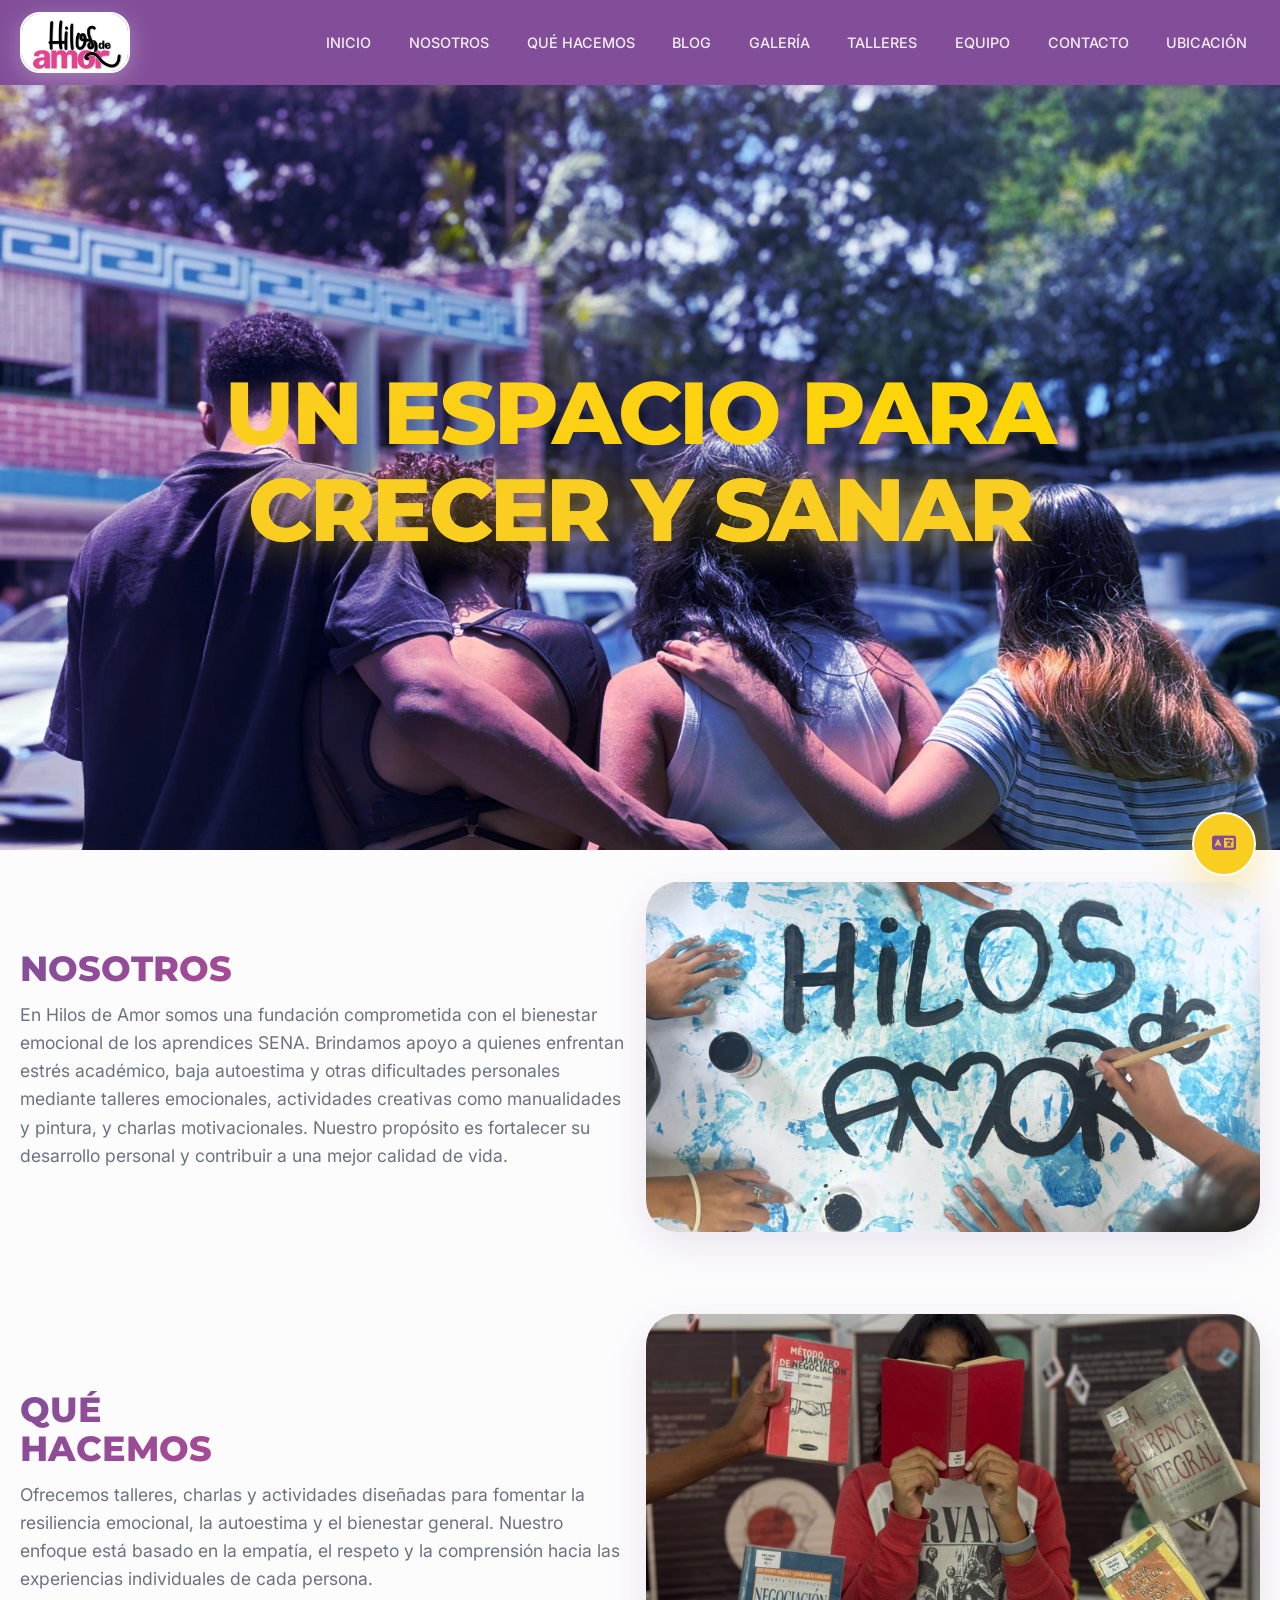
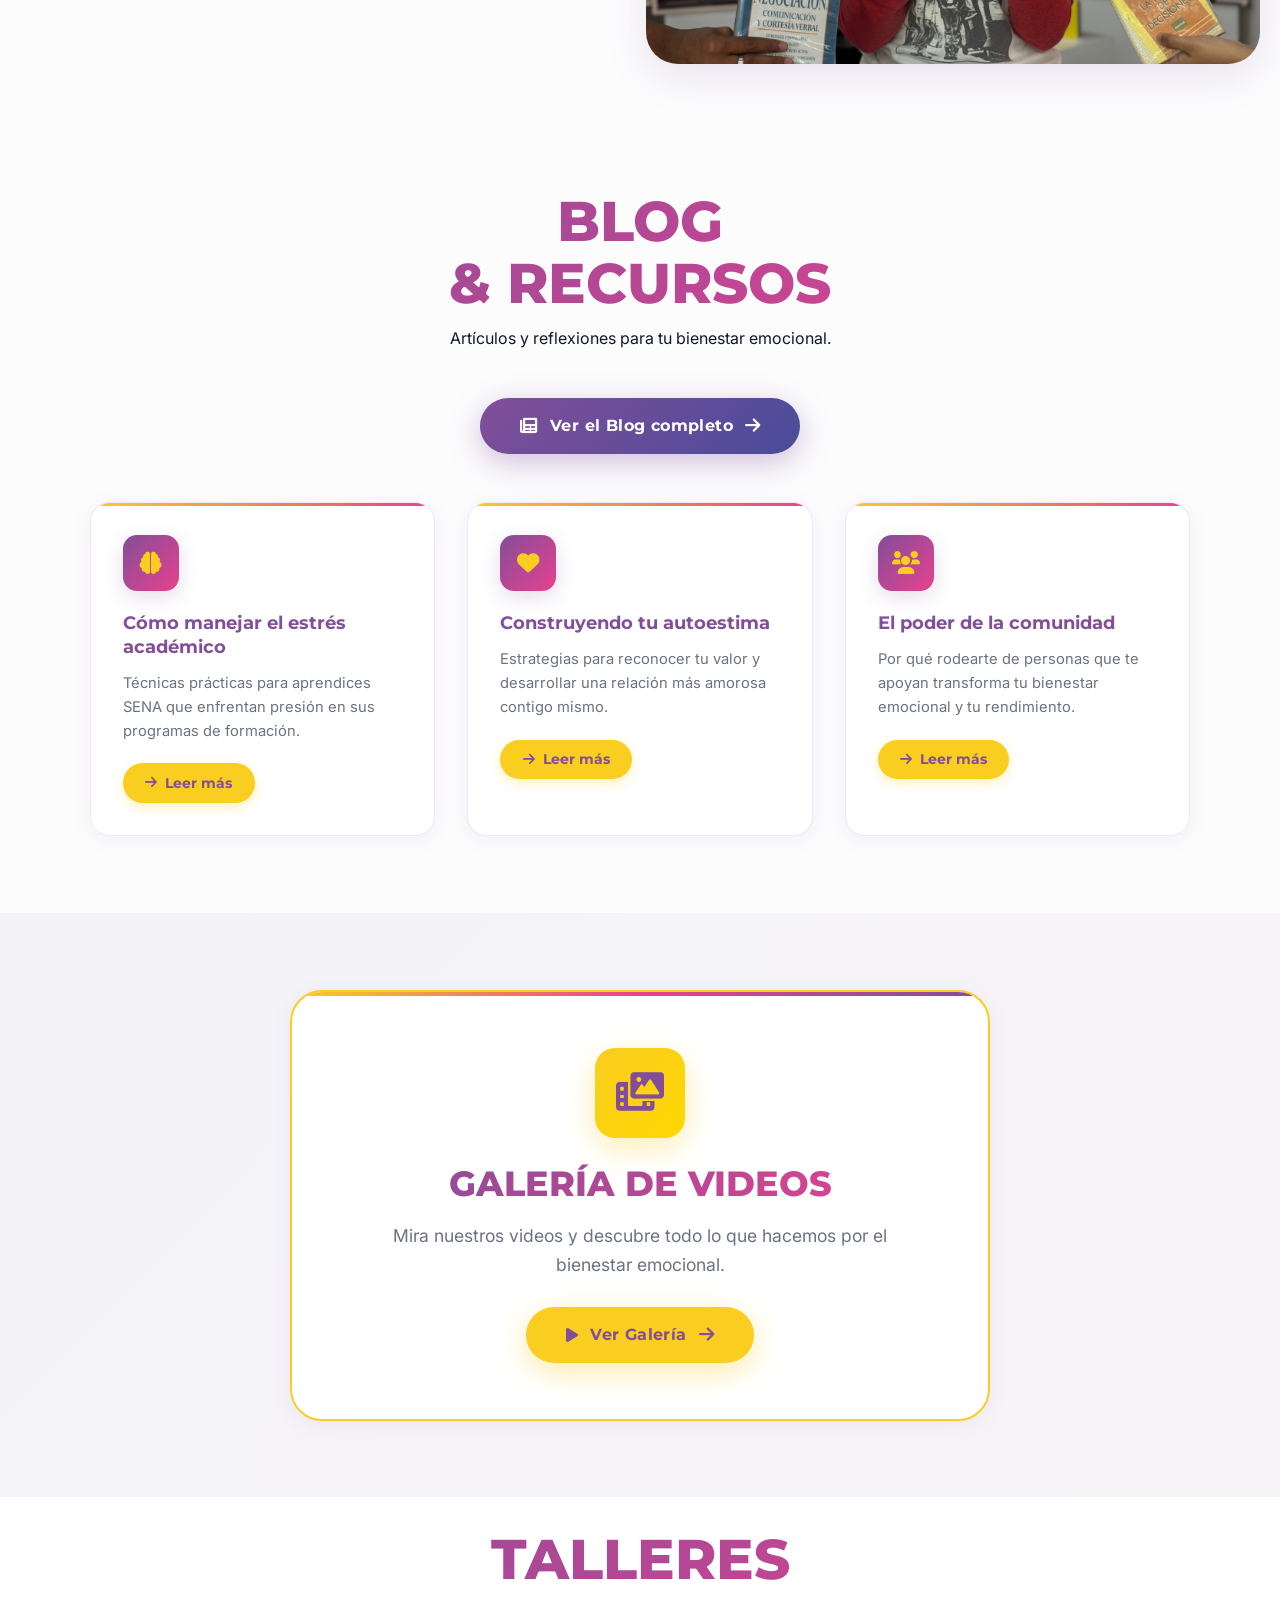
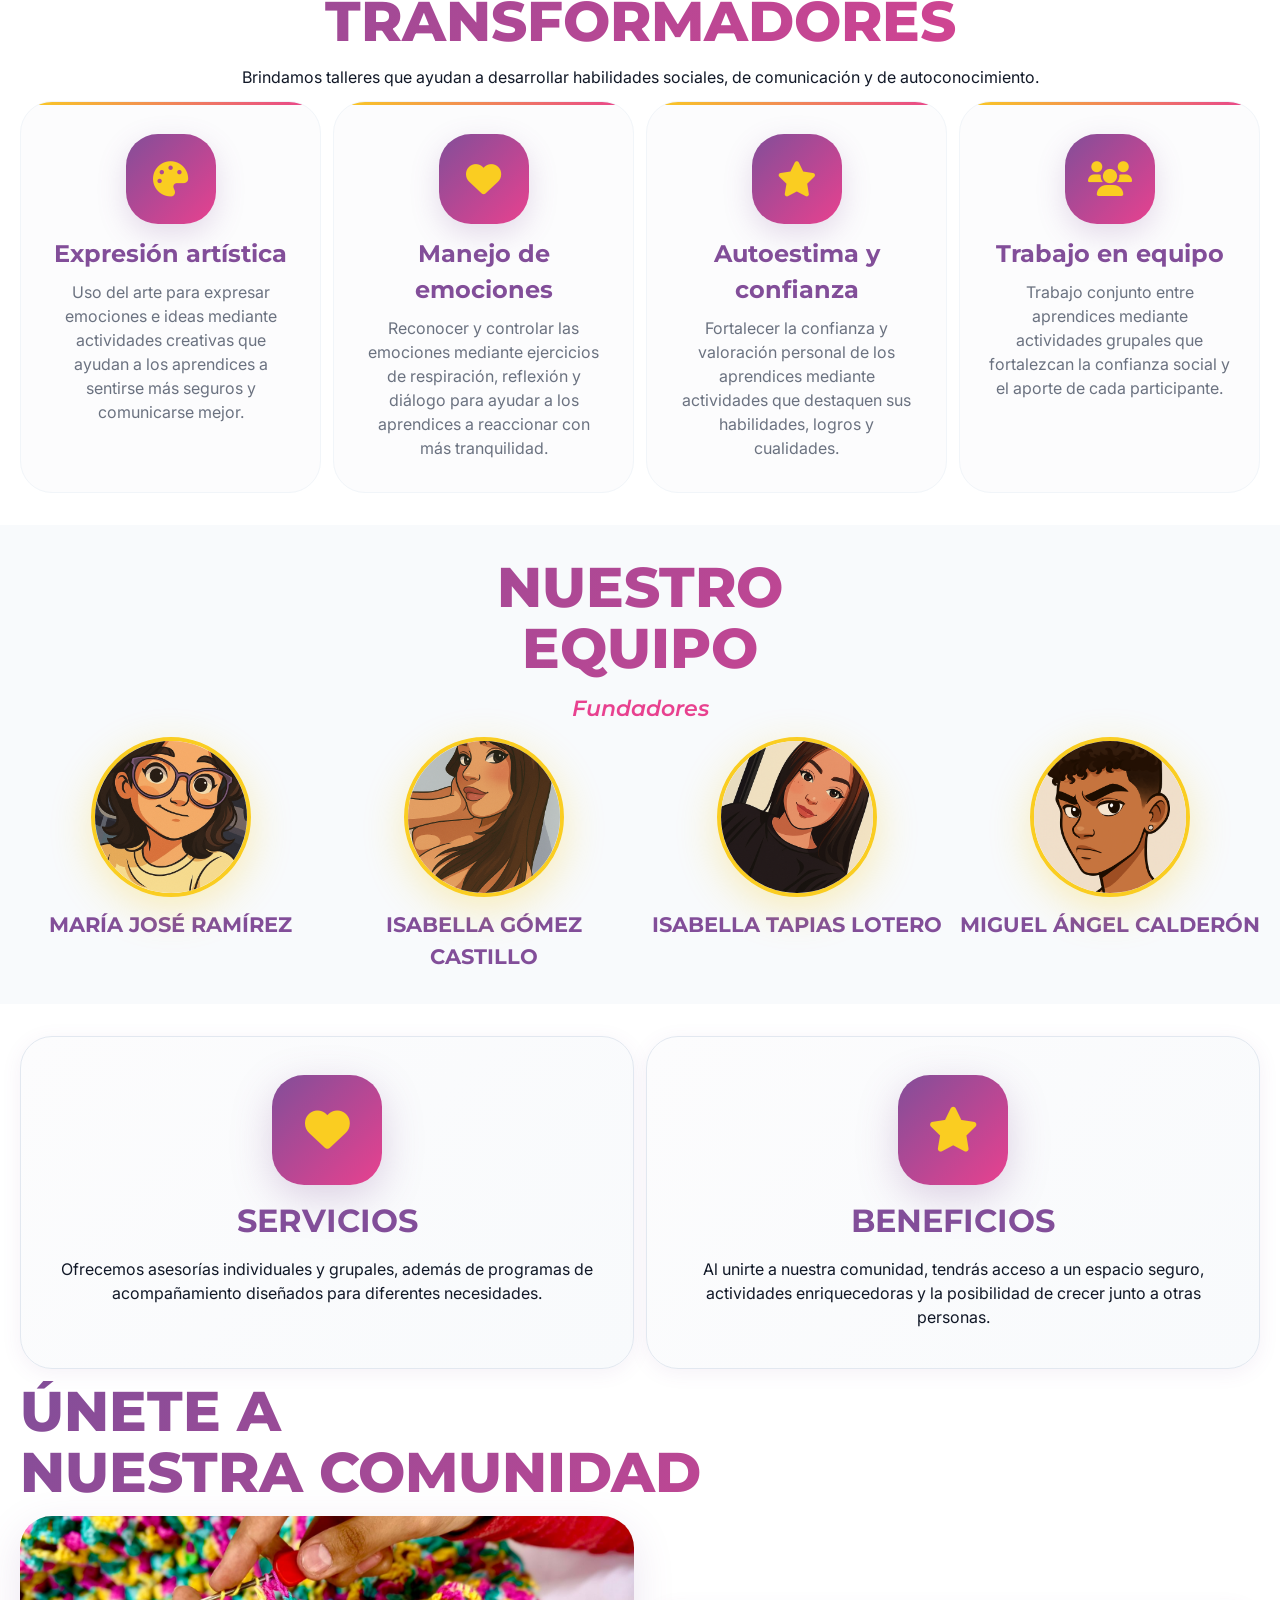
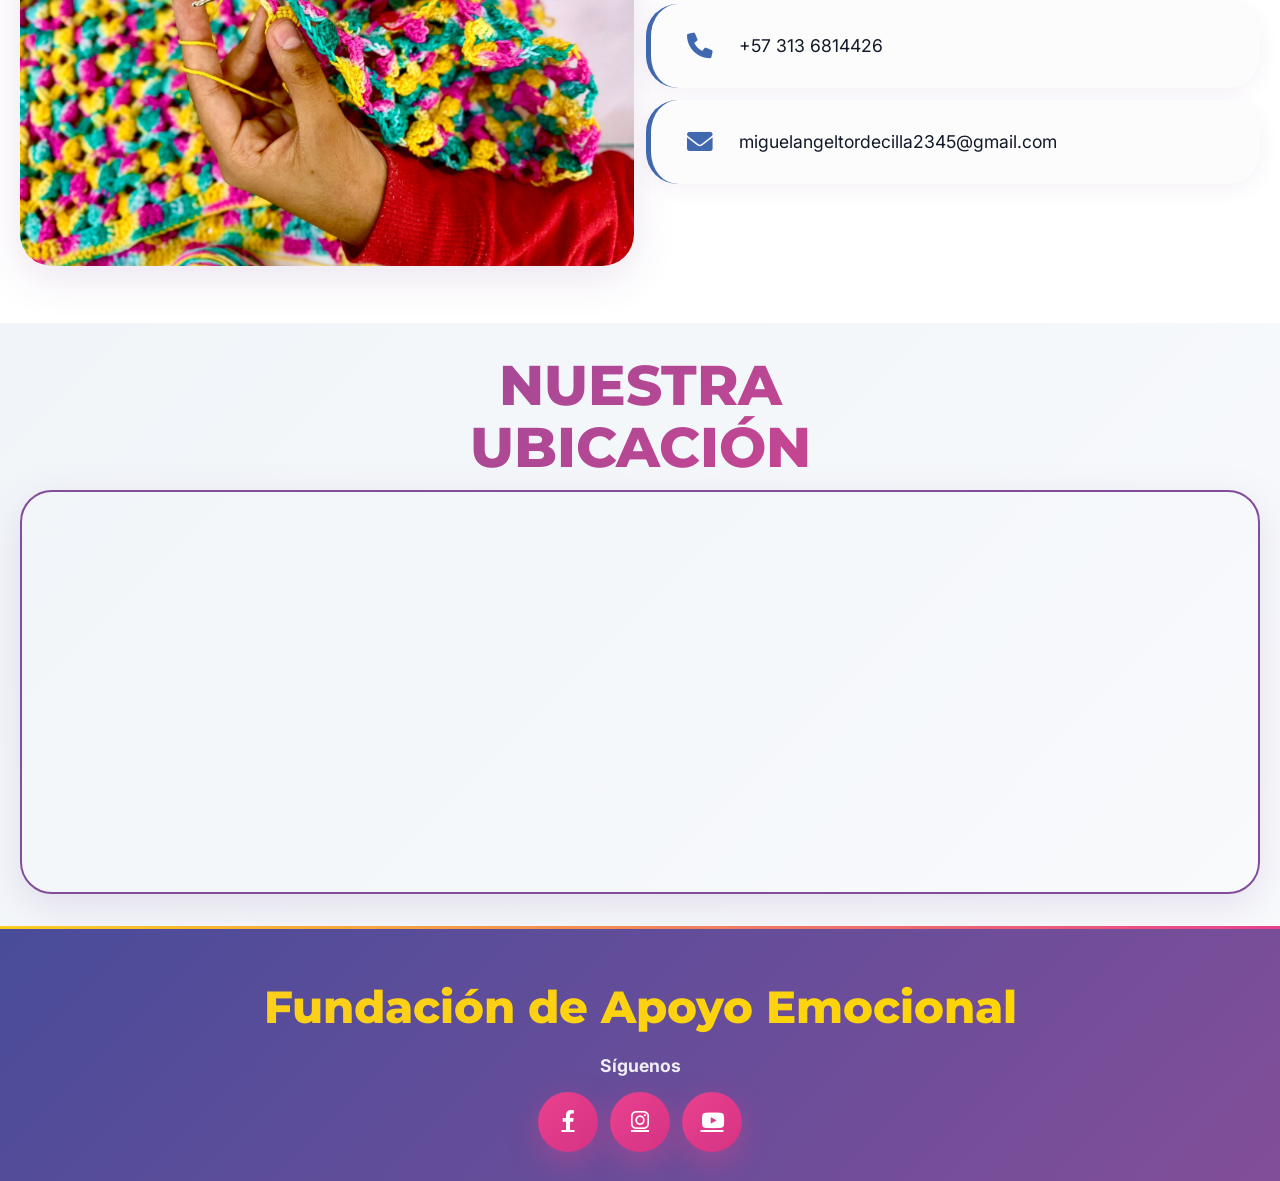
<file: index.html>
<!DOCTYPE html>
<html lang="es">
<head>
    <meta charset="UTF-8">
    <meta name="viewport" content="width=device-width, initial-scale=1.0">
    <title>Fundación Hilos de Amor - Un espacio para crecer y sanar</title>
    <link href="https://fonts.googleapis.com/css2?family=Montserrat:ital,wght@1,400;1,700;1,800&family=Inter:wght@300;400;500;600;700&display=swap" rel="stylesheet">
    <link rel="stylesheet" href="https://cdnjs.cloudflare.com/ajax/libs/font-awesome/6.0.0-beta3/css/all.min.css">
    <link rel="stylesheet" href="CSS/Style.css">
</head>
<body>
    <!-- Botón flotante de traducción -->
    <button class="translate-btn" id="translateBtn" data-lang="Translate to English" onclick="toggleLanguage()">
        <i class="fas fa-language"></i>
    </button>

    <!-- Navigation -->
    <nav class="navbar">
        <div class="nav-container">
            <div class="nav-logo">
                <img src="HilosDeAmorNuevo.jpg" alt="Logo Fundación Hilos de Amor">
            </div>
            <div class="nav-links">
                <a href="#inicio" data-es="INICIO" data-en="HOME">INICIO</a>
                <a href="#mision" data-es="NOSOTROS" data-en="ABOUT US">NOSOTROS</a>
                <a href="#que-hacemos-main" data-es="QUÉ HACEMOS" data-en="WHAT WE DO">QUÉ HACEMOS</a>
                <a href="#blog" data-es="BLOG" data-en="BLOG">BLOG</a>
                <a href="#galeria" data-es="GALERÍA" data-en="GALLERY">GALERÍA</a>
                <a href="#talleres" data-es="TALLERES" data-en="WORKSHOPS">TALLERES</a>
                <a href="#fundadores" data-es="EQUIPO" data-en="TEAM">EQUIPO</a>
                <a href="#contacto" data-es="CONTACTO" data-en="CONTACT">CONTACTO</a>
                <a href="#ubicacion" data-es="UBICACIÓN" data-en="LOCATION">UBICACIÓN</a>
            </div>
            <div class="nav-user" data-es="Hilos de Amor" data-en="Threads of Love">Hilos de Amor</div>
            <button class="menu-toggle" onclick="toggleMenu()">
                <i class="fas fa-bars"></i>
            </button>
        </div>
    </nav>

    <!-- Hero Section -->
    <header id="inicio" class="hero-section">
        <div class="hero-overlay"></div>
        <div class="hero-content">
            <h1 data-es="UN ESPACIO PARA CRECER Y SANAR" data-en="A SPACE TO GROW AND HEAL">
                UN ESPACIO PARA<br><span class="highlight">CRECER Y SANAR</span>
            </h1>

        </div>
    </header>

    <!-- Mission Section -->
    <section class="mission-section" id="mision">
        <div class="content-wrapper">
            <div class="text-content">
                <h2 class="section-title" data-es="NOSOTROS" data-en="ABOUT US">NOSOTROS</h2>
                <p data-es="En Hilos de Amor somos una fundación comprometida con el bienestar emocional de los aprendices SENA. Brindamos apoyo a quienes enfrentan estrés académico, baja autoestima y otras dificultades personales mediante talleres emocionales, actividades creativas como manualidades y pintura, y charlas motivacionales. Nuestro propósito es fortalecer su desarrollo personal y contribuir a una mejor calidad de vida." data-en="At Hilos de Amor we are a foundation committed to the emotional well-being of SENA students. We provide support to those facing academic stress, low self-esteem, and other personal difficulties through emotional workshops, creative activities such as crafts and painting, and motivational talks. Our purpose is to strengthen their personal development and contribute to a better quality of life.">En Hilos de Amor somos una fundación comprometida con el bienestar emocional de los aprendices SENA. Brindamos apoyo a quienes enfrentan estrés académico, baja autoestima y otras dificultades personales mediante talleres emocionales, actividades creativas como manualidades y pintura, y charlas motivacionales. Nuestro propósito es fortalecer su desarrollo personal y contribuir a una mejor calidad de vida.</p>
            </div>
            <div class="image-content">
                <img src="nueva17.jpg" alt="Manos unidas representando unidad y apoyo">
            </div>
        </div>
    </section>

    <!-- Qué Hacemos Section -->
    <section class="mission-section" id="que-hacemos-main">
        <div class="content-wrapper">
            <div class="text-content">
                <h2 class="section-title" data-es="QUÉ HACEMOS" data-en="WHAT WE DO">QUÉ<br>HACEMOS</h2>
                <p data-es="Ofrecemos talleres, charlas y actividades diseñadas para fomentar la resiliencia emocional, la autoestima y el bienestar general. Nuestro enfoque está basado en la empatía, el respeto y la comprensión hacia las experiencias individuales de cada persona." data-en="We offer workshops, talks, and activities designed to foster emotional resilience, self-esteem, and overall well-being. Our approach is based on empathy, respect, and understanding of each person's individual experiences.">Ofrecemos talleres, charlas y actividades diseñadas para fomentar la resiliencia emocional, la autoestima y el bienestar general. Nuestro enfoque está basado en la empatía, el respeto y la comprensión hacia las experiencias individuales de cada persona.</p>
            </div>
            <div class="image-content">
                <img src="nueva10.jpg" alt="Actividades grupales de apoyo emocional">
            </div>
        </div>
    </section>

    <section class="blog-section" id="blog">
        <div class="section-header">
            <h2 class="section-title" data-es="BLOG & RECURSOS" data-en="BLOG & RESOURCES">BLOG<br>&amp; RECURSOS</h2>
            <p data-es="Artículos y reflexiones para tu bienestar emocional." data-en="Articles and reflections for your emotional well-being.">Artículos y reflexiones para tu bienestar emocional.</p>
        </div>

        <div class="blog-cta-wrapper">
            <a href="blog.html" class="blog-cta-btn">
                <i class="fas fa-newspaper"></i>
                <span data-es="Ver el Blog completo" data-en="View the full Blog">Ver el Blog completo</span>
                <i class="fas fa-arrow-right"></i>
            </a>
        </div>

        <div class="blog-cards-grid">
            <!-- Card 1 -->
            <article class="blog-preview-card" onclick="openBlog(0)">
                <div class="bcard-icon"><i class="fas fa-brain"></i></div>
                <h3 data-es="Cómo manejar el estrés académico" data-en="How to manage academic stress">Cómo manejar el estrés académico</h3>
                <p data-es="Técnicas prácticas para aprendices SENA que enfrentan presión en sus programas de formación." data-en="Practical techniques for SENA students facing pressure in their training programs.">Técnicas prácticas para aprendices SENA que enfrentan presión en sus programas de formación.</p>
                <span class="bcard-btn">
                    <i class="fas fa-arrow-right"></i>
                    <span data-es="Leer más" data-en="Read more">Leer más</span>
                </span>
            </article>

            <!-- Card 2 -->
            <article class="blog-preview-card" onclick="openBlog(1)">
                <div class="bcard-icon"><i class="fas fa-heart"></i></div>
                <h3 data-es="Construyendo tu autoestima" data-en="Building your self-esteem">Construyendo tu autoestima</h3>
                <p data-es="Estrategias para reconocer tu valor y desarrollar una relación más amorosa contigo mismo." data-en="Strategies to recognize your worth and develop a more loving relationship with yourself.">Estrategias para reconocer tu valor y desarrollar una relación más amorosa contigo mismo.</p>
                <span class="bcard-btn">
                    <i class="fas fa-arrow-right"></i>
                    <span data-es="Leer más" data-en="Read more">Leer más</span>
                </span>
            </article>

            <!-- Card 3 -->
            <article class="blog-preview-card" onclick="openBlog(2)">
                <div class="bcard-icon"><i class="fas fa-users"></i></div>
                <h3 data-es="El poder de la comunidad" data-en="The power of community">El poder de la comunidad</h3>
                <p data-es="Por qué rodearte de personas que te apoyan transforma tu bienestar emocional y tu rendimiento." data-en="Why surrounding yourself with supportive people transforms your emotional well-being and performance.">Por qué rodearte de personas que te apoyan transforma tu bienestar emocional y tu rendimiento.</p>
                <span class="bcard-btn">
                    <i class="fas fa-arrow-right"></i>
                    <span data-es="Leer más" data-en="Read more">Leer más</span>
                </span>
            </article>
        </div>



        <!-- Modal Blog -->
        <div class="blog-modal-overlay" id="blogModal" onclick="closeBlogModal(event)">
            <div class="blog-modal-box">
                <button class="blog-modal-close" onclick="closeBlogModal()">
                    <i class="fas fa-times"></i>
                </button>
                <div class="blog-modal-header">
                    <div class="blog-modal-icon" id="blogModalIcon">
                        <i class="fas fa-brain"></i>
                    </div>
                    <h2 class="blog-modal-title" id="blogModalTitle">Título</h2>
                </div>
                <div class="blog-modal-body" id="blogModalBody"></div>
            </div>
        </div>
    </section>

    <!-- Gallery CTA -->
    <section class="gallery-cta-section" id="galeria">
        <div class="gallery-cta-wrapper">
            <div class="gallery-cta-content">
                <span class="gallery-cta-icon"><i class="fas fa-photo-video"></i></span>
                <h2 data-es="GALERÍA DE VIDEOS" data-en="VIDEO GALLERY">GALERÍA DE VIDEOS</h2>
                <p data-es="Mira nuestros videos y descubre todo lo que hacemos por el bienestar emocional." data-en="Watch our videos and discover everything we do for emotional well-being.">Mira nuestros videos y descubre todo lo que hacemos por el bienestar emocional.</p>
                <a href="video.html" class="gallery-cta-btn">
                    <i class="fas fa-play"></i>
                    <span data-es="Ver Galería" data-en="View Gallery">Ver Galería</span>
                    <i class="fas fa-arrow-right"></i>
                </a>
            </div>
        </div>
    </section>

    <!-- Talleres -->
    <section class="talleres-section" id="talleres">
        <div class="section-header">
            <h2 class="section-title" data-es="TALLERES TRANSFORMADORES" data-en="TRANSFORMATIVE WORKSHOPS">TALLERES<br>TRANSFORMADORES</h2>
            <p data-es="Brindamos talleres que ayudan a desarrollar habilidades sociales, de comunicación y de autoconocimiento." data-en="We offer workshops that help develop social, communication, and self-awareness skills.">Brindamos talleres que ayudan a desarrollar habilidades sociales, de comunicación y de autoconocimiento.</p>
        </div>
        <div class="workshops-grid">
            <div class="workshop-card">
                <div class="workshop-icon">
                    <i class="fas fa-palette"></i>
                </div>
                <h3 data-es="Expresión artística" data-en="Artistic expression">Expresión artística</h3>
                <p data-es="Uso del arte para expresar emociones e ideas mediante actividades creativas que ayudan a los aprendices a sentirse más seguros y comunicarse mejor." data-en="Use of art to express emotions and ideas through creative activities that help learners build confidence and communicate better.">Uso del arte para expresar emociones e ideas mediante actividades creativas que ayudan a los aprendices a sentirse más seguros y comunicarse mejor.</p>
            </div>
            <div class="workshop-card">
                <div class="workshop-icon">
                    <i class="fas fa-heart"></i>
                </div>
                <h3 data-es="Manejo de emociones" data-en="Emotion management">Manejo de emociones</h3>
                <p data-es="Reconocer y controlar las emociones mediante ejercicios de respiración, reflexión y diálogo para ayudar a los aprendices a reaccionar con más tranquilidad." data-en="Recognizing and managing emotions through breathing, reflection, and dialogue exercises to help learners respond more calmly.">Reconocer y controlar las emociones mediante ejercicios de respiración, reflexión y diálogo para ayudar a los aprendices a reaccionar con más tranquilidad.</p>
            </div>
            <div class="workshop-card">
                <div class="workshop-icon">
                    <i class="fas fa-star"></i>
                </div>
                <h3 data-es="Autoestima y confianza" data-en="Self-esteem and confidence">Autoestima y confianza</h3>
                <p data-es="Fortalecer la confianza y valoración personal de los aprendices mediante actividades que destaquen sus habilidades, logros y cualidades." data-en="Strengthening learners' confidence and self-worth through activities that highlight their skills, achievements, and qualities.">Fortalecer la confianza y valoración personal de los aprendices mediante actividades que destaquen sus habilidades, logros y cualidades.</p>
            </div>
            <div class="workshop-card">
                <div class="workshop-icon">
                    <i class="fas fa-users"></i>
                </div>
                <h3 data-es="Trabajo en equipo" data-en="Teamwork">Trabajo en equipo</h3>
                <p data-es="Trabajo conjunto entre aprendices mediante actividades grupales que fortalezcan la confianza social y el aporte de cada participante." data-en="Teamwork among learners through group activities that strengthen social confidence and encourage participation from everyone.">Trabajo conjunto entre aprendices mediante actividades grupales que fortalezcan la confianza social y el aporte de cada participante.</p>
            </div>
        </div>
    </section>

    <!-- Founders -->
    <section class="founders-section" id="fundadores">
        <div class="section-header">
            <h2 class="section-title" data-es="NUESTRO EQUIPO" data-en="OUR TEAM">NUESTRO<br>EQUIPO</h2>
            <p class="section-subtitle" data-es="Fundadores" data-en="Founders">Fundadores</p>
        </div>
        <div class="founders-grid">
            <div class="founder-card">
                <div class="founder-image">
                    <img src="maria foto.png" alt="María José Ramírez">
                    <div class="founder-overlay">
                        <a href="infografia1.html" class="btn-primary">
                            <i class="fas fa-file-alt"></i> Ver Documento
                        </a>
                    </div>
                </div>
                <h3>MARÍA JOSÉ RAMÍREZ</h3>
            </div>
            <div class="founder-card">
                <div class="founder-image">
                    <img src="isa foto.png" alt="Isabella Gómez Castillo">
                    <div class="founder-overlay">
                        <a href="infografia2.html" class="btn-primary">
                            <i class="fas fa-file-alt"></i> Ver Documento
                        </a>
                    </div>
                </div>
                <h3>ISABELLA GÓMEZ CASTILLO</h3>
            </div>
            <div class="founder-card">
                <div class="founder-image">
                    <img src="tapias foto.png" alt="Isabella Tapias Lotero">
                    <div class="founder-overlay">
                        <a href="infografia3.html" class="btn-primary">
                            <i class="fas fa-file-alt"></i> Ver Documento
                        </a>
                    </div>
                </div>
                <h3>ISABELLA TAPIAS LOTERO</h3>
            </div>
            <div class="founder-card">
                <div class="founder-image">
                    <img src="migue foto.png" alt="Miguel Ángel Calderón">
                    <div class="founder-overlay">
                        <a href="infografia4.html" class="btn-primary">
                            <i class="fas fa-file-alt"></i> Ver Documento
                        </a>
                    </div>
                </div>
                <h3>MIGUEL ÁNGEL CALDERÓN</h3>
            </div>
        </div>
    </section>

    <!-- Services & Contact -->
    <section class="services-contact-section" id="contacto">
        <div class="services-grid">
            <div class="service-card large">
                <div class="service-icon">
                    <i class="fas fa-heart"></i>
                </div>
                <h3 data-es="SERVICIOS" data-en="SERVICES">SERVICIOS</h3>
                <p data-es="Ofrecemos asesorías individuales y grupales, además de programas de acompañamiento diseñados para diferentes necesidades." data-en="We offer individual and group counseling, as well as support programs tailored to different needs.">Ofrecemos asesorías individuales y grupales, además de programas de acompañamiento diseñados para diferentes necesidades.</p>
            </div>
            <div class="service-card large">
                <div class="service-icon">
                    <i class="fas fa-star"></i>
                </div>
                <h3 data-es="BENEFICIOS" data-en="BENEFITS">BENEFICIOS</h3>
                <p data-es="Al unirte a nuestra comunidad, tendrás acceso a un espacio seguro, actividades enriquecedoras y la posibilidad de crecer junto a otras personas." data-en="By joining our community, you'll have access to a safe space, enriching activities, and the opportunity to grow alongside others.">Al unirte a nuestra comunidad, tendrás acceso a un espacio seguro, actividades enriquecedoras y la posibilidad de crecer junto a otras personas.</p>
            </div>
        </div>
        <div class="contact-section">
            <h2 class="section-title" data-es="ÚNETE A NUESTRA COMUNIDAD" data-en="JOIN OUR COMMUNITY">ÚNETE A<br>NUESTRA COMUNIDAD</h2>
            <div class="contact-content">
                <div class="contact-image">
                    <img src="nueva22.jpg" alt="Únete a nuestra comunidad">
                </div>
                <div class="contact-details">
                    <div class="contact-item">
                        <i class="fas fa-phone"></i>
                        <span data-es="Teléfono: +57 313 6814426" data-en="Phone: +57 313 6814426">+57 313 6814426</span>
                    </div>
                    <div class="contact-item">
                        <i class="fas fa-envelope"></i>
                        <span data-es="Correo: miguelangeltordecilla2345@gmail.com" data-en="Email: miguelangeltordecilla2345@gmail.com">miguelangeltordecilla2345@gmail.com</span>
                    </div>
                </div>
            </div>
        </div>
    </section>

    <!-- Map Section -->
    <section class="map-section" id="ubicacion">
        <div class="section-header">
            <h2 class="section-title" data-es="NUESTRA UBICACIÓN" data-en="OUR LOCATION">NUESTRA<br>UBICACIÓN</h2>
        </div>
        <div class="map-container">
            <iframe
                src="https://www.google.com/maps/embed?pb=!1m18!1m12!1m3!1d3965.707977660413!2d-75.5685611!3d6.302048000000001!2m3!1f0!2f0!3f0!3m2!1i1024!2i768!4f13.1!3m3!1m2!1s0x8e442f25d6670d4d%3A0x8043999e5e767b96!2sSENA%20-%20Centro%20de%20Tecnolog%C3%ADa%20de%20la%20Manufactura%20Avanzada!5e0!3m2!1ses-419!2sco!4v1764053743384!5m2!1ses-419!2sco"
                width="100%"
                height="500"
                style="border:0;"
                allowfullscreen=""
                loading="lazy"
                referrerpolicy="no-referrer-when-downgrade">
            </iframe>
        </div>
    </section>

    <!-- Footer -->
    <footer class="main-footer">
        <div class="footer-content">
            <div class="footer-slogan" data-es="Fundación de Apoyo Emocional" data-en="Emotional Support Foundation">
                Fundación de Apoyo Emocional
            </div>
            <div class="footer-bottom">
                <div class="footer-social">
                    <strong data-es="Síguenos" data-en="Follow us">Síguenos</strong>
                    <div class="social-links">
                        <a href="https://www.facebook.com/profile.php?id=61590814641472" aria-label="Facebook" class="social-link">
                            <i class="fab fa-facebook-f"></i>
                        </a>
                        <a href="https://www.instagram.com/hilos.deamoroficial/" aria-label="Instagram" class="social-link">
                            <i class="fab fa-instagram"></i>
                        </a>
                        <a href="https://youtube.com/@somoshilosdeamor?si=mtOCqDQ96dXyVcnl" aria-label="YouTube" class="social-link">
                            <i class="fab fa-youtube"></i>
                        </a>
                    </div>
                </div>
            </div>
        </div>
    </footer>

    <script>
        let currentLang = 'es';
        let menuOpen = false;

        /* ── TRADUCCIÓN ── */
        function toggleLanguage() {
            const btn = document.getElementById('translateBtn');
            if (currentLang === 'es') {
                currentLang = 'en';
                btn.setAttribute('data-lang', 'Traducir a Español');
                translatePage('en');
                document.documentElement.lang = 'en';
            } else {
                currentLang = 'es';
                btn.setAttribute('data-lang', 'Translate to English');
                translatePage('es');
                document.documentElement.lang = 'es';
            }
        }

        function translatePage(lang) {
            document.querySelectorAll('[data-es][data-en]').forEach(el => {
                const text = el.getAttribute('data-' + lang);
                if (text) el.textContent = text;
            });
        }

        /* ── MENÚ MÓVIL ── */
        function toggleMenu() {
            const navLinks = document.querySelector('.nav-links');
            menuOpen = !menuOpen;
            navLinks.classList.toggle('active');
            document.querySelector('.menu-toggle i').className = menuOpen ? 'fas fa-times' : 'fas fa-bars';
        }

        /* ── SMOOTH SCROLL ── */
        document.querySelectorAll('a[href^="#"]').forEach(anchor => {
            anchor.addEventListener('click', function (e) {
                e.preventDefault();
                const target = document.querySelector(this.getAttribute('href'));
                if (target) target.scrollIntoView({ behavior: 'smooth', block: 'start' });
                if (menuOpen) toggleMenu();
            });
        });

        /* ── INTERSECTION OBSERVER ── */
        const heroStats = document.querySelector('.hero-stats');
        if (heroStats) {
            const observer = new IntersectionObserver((entries) => {
                entries.forEach(entry => {
                    if (entry.isIntersecting) entry.target.classList.add('animate');
                });
            });
            observer.observe(heroStats);
        }

        /* ── BLOG DATA ── */
        const blogData = [
            {
                icon: 'fa-brain',
                title: {
                    es: 'Cómo manejar el estrés académico',
                    en: 'How to manage academic stress'
                },
                body: {
                    es: '<p>El estrés académico es una de las principales causas de abandono escolar. <strong>Identificarlo a tiempo es clave.</strong></p><p>Técnicas como la respiración diafragmática, la organización por bloques de tiempo (técnica Pomodoro) y el autocuidado diario pueden reducir significativamente los niveles de ansiedad.</p><p>En Hilos de Amor trabajamos estas habilidades en nuestros talleres de manejo emocional, creando un espacio seguro donde cada aprendiz puede expresarse libremente.</p>',
                    en: '<p>Academic stress is one of the main causes of school dropout. <strong>Identifying it in time is key.</strong></p><p>Techniques like diaphragmatic breathing, time-block organization (Pomodoro technique), and daily self-care can significantly reduce anxiety levels.</p><p>At Hilos de Amor we work on these skills in our emotional management workshops, creating a safe space where every learner can express themselves freely.</p>'
                }
            },
            {
                icon: 'fa-heart',
                title: {
                    es: 'Construyendo tu autoestima',
                    en: 'Building your self-esteem'
                },
                body: {
                    es: '<p>La autoestima no es algo con lo que se nace: <strong>se construye día a día</strong>, con pequeños actos de reconocimiento propio.</p><p>Aprender a identificar tus fortalezas, celebrar tus logros —por pequeños que sean— y hablarte con compasión son hábitos que transforman tu relación contigo mismo.</p><p>Nuestros talleres de autoestima están diseñados para guiarte en ese proceso de manera práctica y acompañada.</p>',
                    en: '<p>Self-esteem is not something you are born with: <strong>it is built day by day</strong>, with small acts of self-recognition.</p><p>Learning to identify your strengths, celebrate your achievements —however small— and speak to yourself with compassion are habits that transform your relationship with yourself.</p><p>Our self-esteem workshops are designed to guide you through that process in a practical, supportive way.</p>'
                }
            },
            {
                icon: 'fa-users',
                title: {
                    es: 'El poder de la comunidad',
                    en: 'The power of community'
                },
                body: {
                    es: '<p>Los seres humanos somos seres sociales. <strong>Pertenecer a una comunidad de apoyo</strong> tiene efectos medibles en la salud mental: reduce el estrés, aumenta la motivación y mejora el rendimiento académico.</p><p>En Hilos de Amor creemos que nadie debe enfrentar sus dificultades solo. Por eso creamos espacios donde los aprendices SENA se encuentran, se escuchan y se apoyan mutuamente.</p><p>Unirte a nuestra comunidad es el primer paso hacia una versión más fuerte de ti mismo.</p>',
                    en: '<p>Human beings are social beings. <strong>Belonging to a supportive community</strong> has measurable effects on mental health: it reduces stress, increases motivation, and improves academic performance.</p><p>At Hilos de Amor we believe no one should face their difficulties alone. That is why we create spaces where SENA students meet, listen to each other, and support one another.</p><p>Joining our community is the first step toward a stronger version of yourself.</p>'
                }
            }
        ];

        /* ── ABRIR MODAL BLOG ── */
        function openBlog(index) {
            const data = blogData[index];
            const lang = currentLang;
            document.getElementById('blogModalIcon').innerHTML = '<i class="fas ' + data.icon + '"></i>';
            document.getElementById('blogModalTitle').textContent = data.title[lang];
            document.getElementById('blogModalBody').innerHTML = data.body[lang];
            document.getElementById('blogModal').classList.add('open');
            document.body.style.overflow = 'hidden';
        }

        /* ── CERRAR MODAL BLOG ── */
        function closeBlogModal(e) {
            if (!e
                || e.target === document.getElementById('blogModal')
                || e.currentTarget.classList.contains('blog-modal-close')) {
                document.getElementById('blogModal').classList.remove('open');
                document.body.style.overflow = '';
            }
        }

        /* Cerrar modal con tecla Escape */
        document.addEventListener('keydown', function(e) {
            if (e.key === 'Escape') closeBlogModal();
        });
    </script>
</body>
</html>
</file>
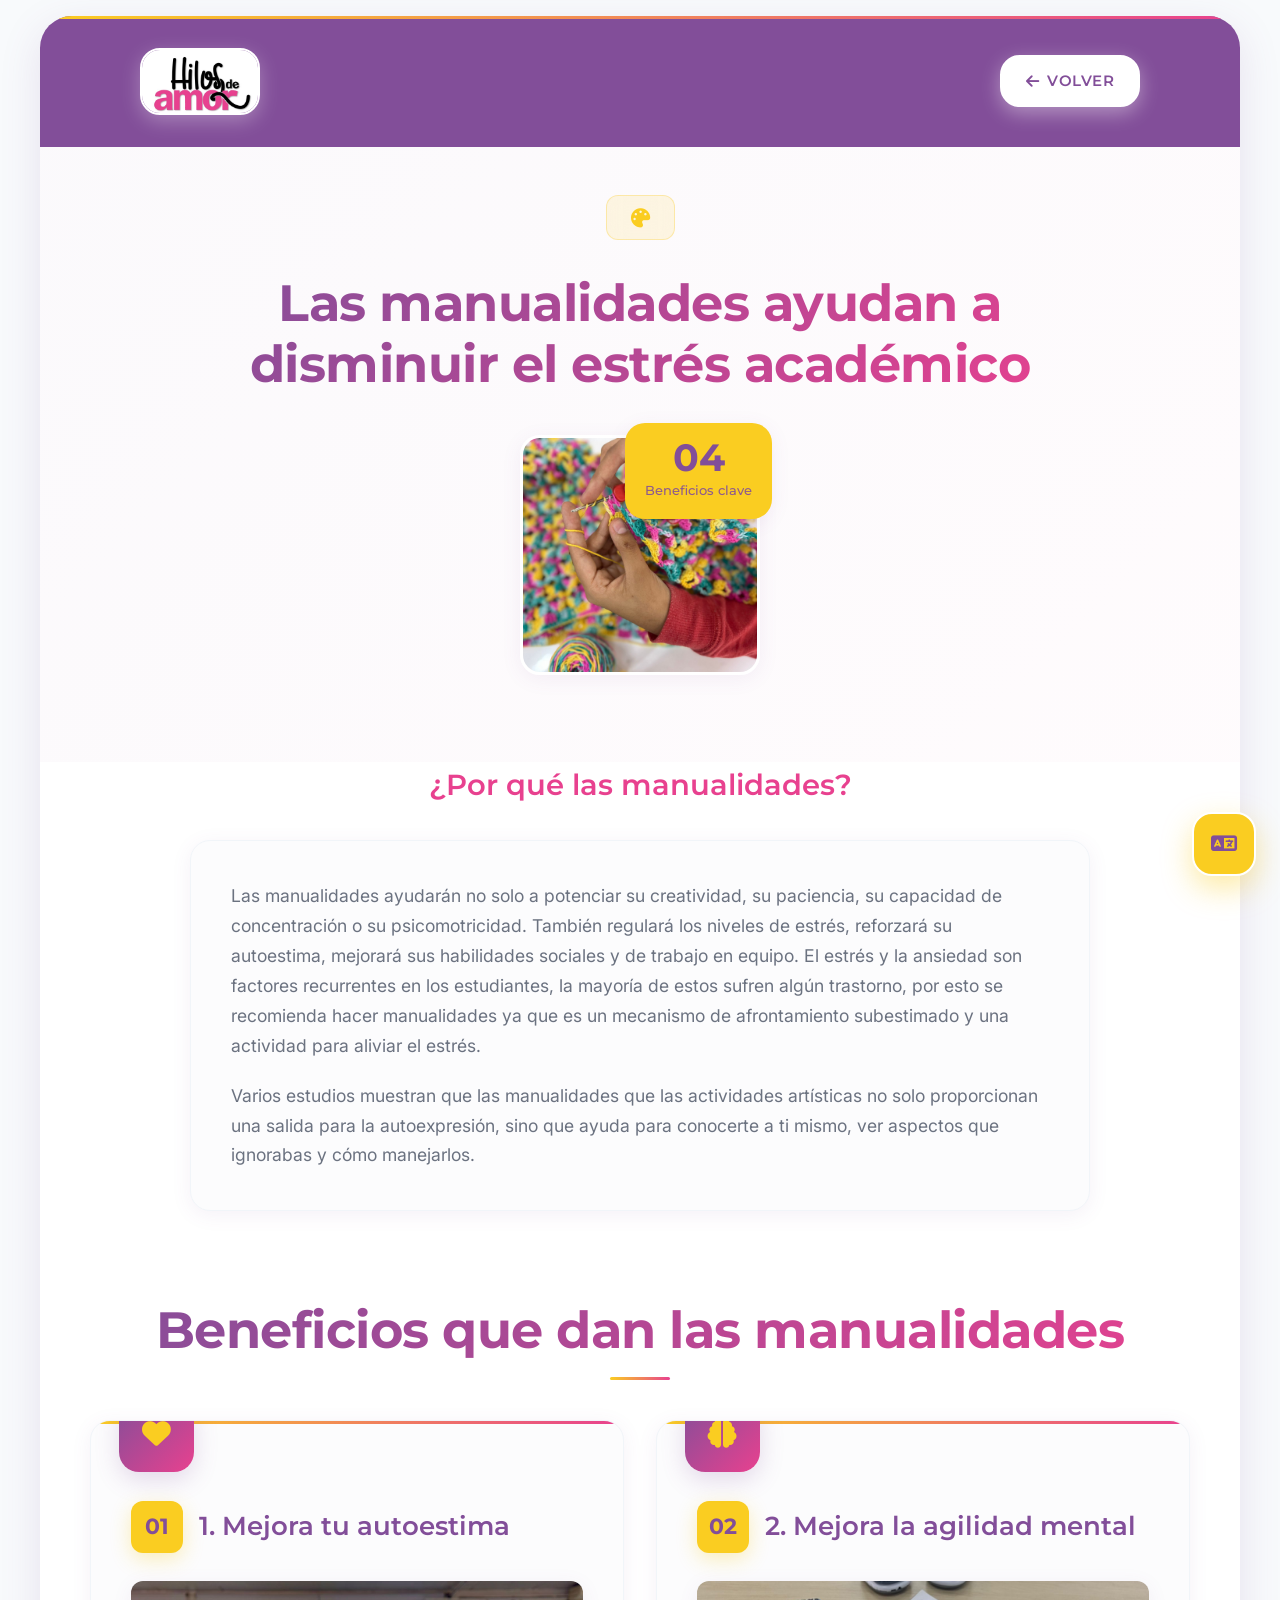
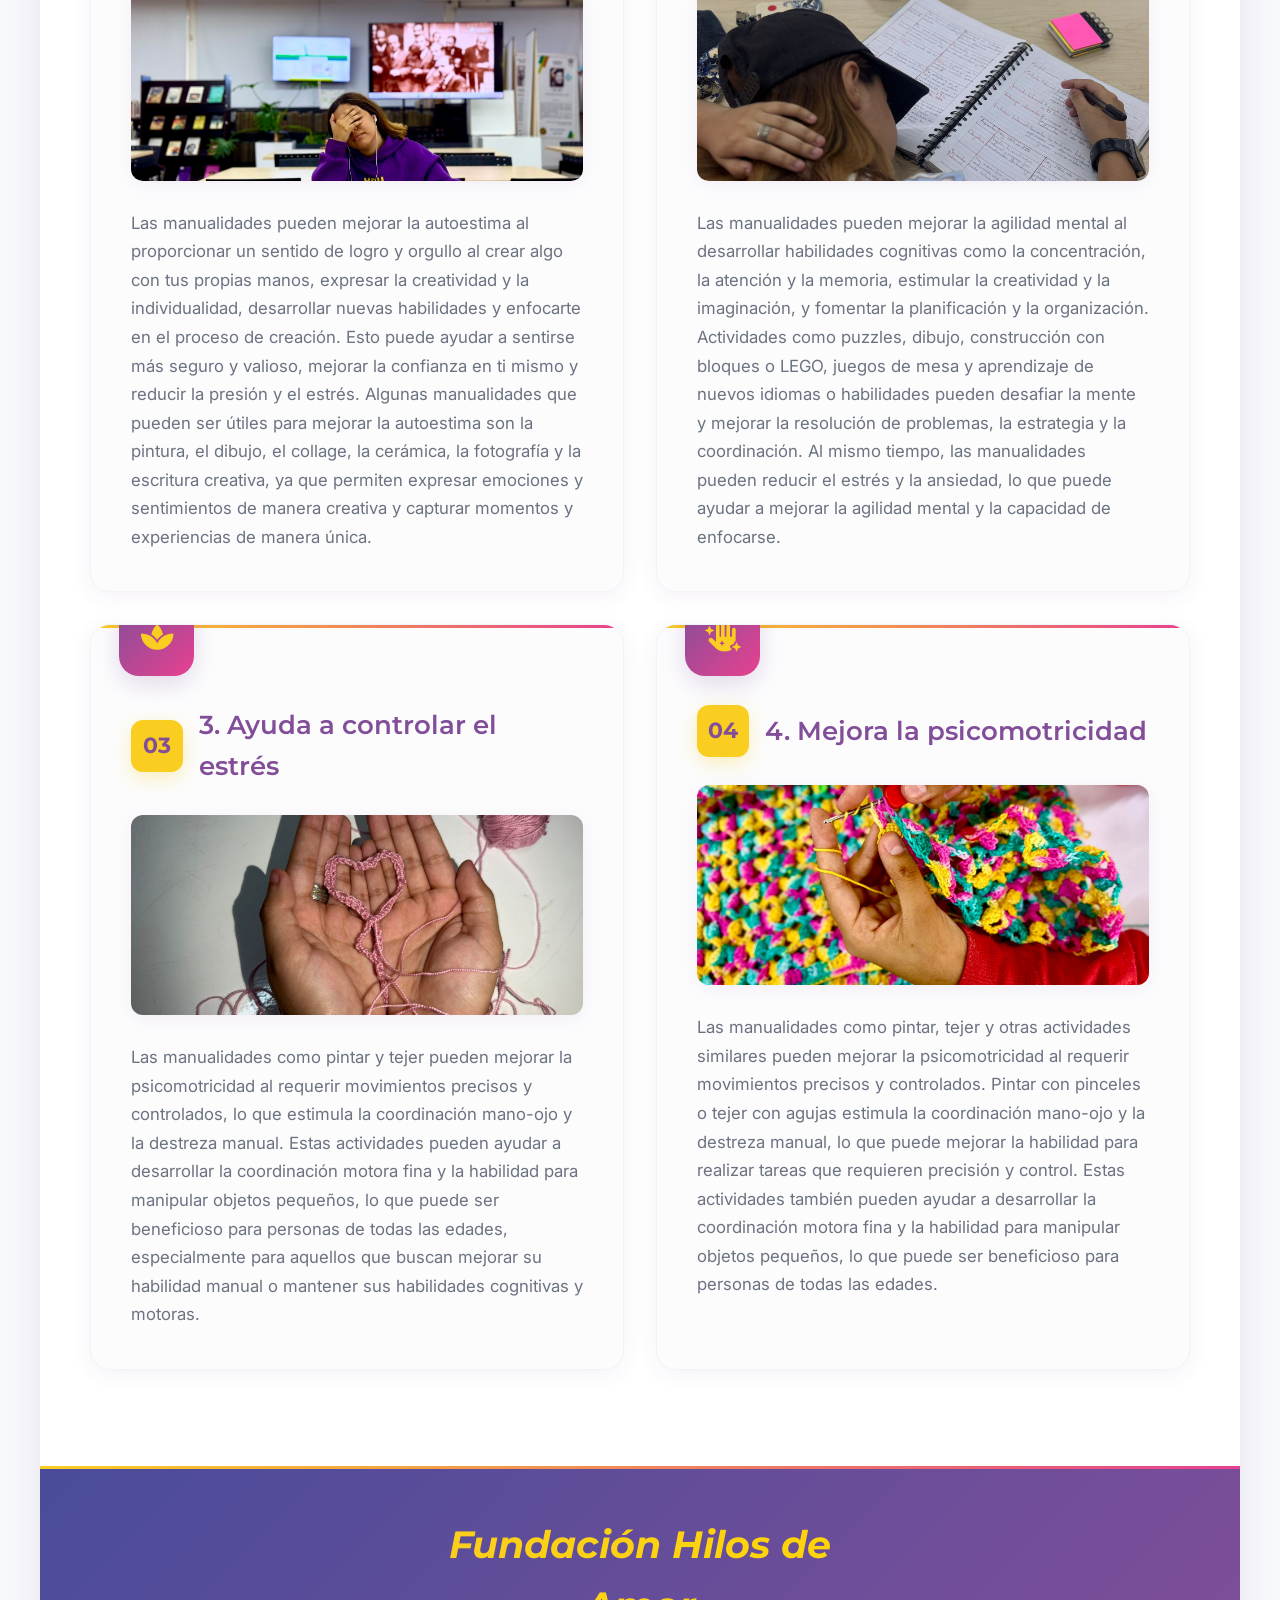
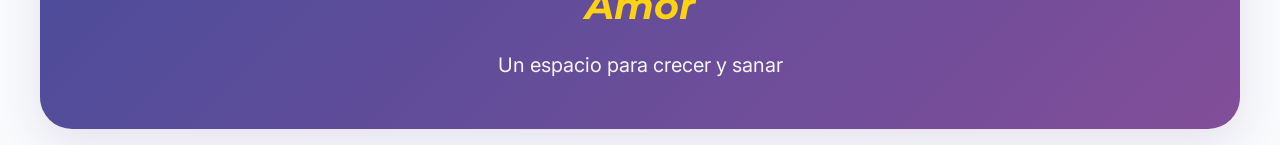
<file: infografia1.html>
<!DOCTYPE html>
<html lang="en">
<head>
    <meta charset="UTF-8">
    <meta name="viewport" content="width=device-width, initial-scale=1.0">
    <title>INFOGRAFIA</title>
    <link href="https://fonts.googleapis.com/css2?family=Inter:wght@300;400;500;600;700&family=Montserrat:wght@400;600;700;800&display=swap" rel="stylesheet">
    <link rel="stylesheet" href="https://cdnjs.cloudflare.com/ajax/libs/font-awesome/6.0.0/css/all.min.css">
    <link rel="stylesheet" href="CSS/infografia1.css">
</head>
<body>
    <!-- Botón flotante de traducción -->
    <button class="translate-btn" id="translateBtn" data-lang="Translate to English" onclick="toggleLanguage()">
        <i class="fas fa-language"></i>
    </button>

    <div class="page">
        <!-- Header Navigation -->
        <header class="header-section">
            <div class="header-nav">
                <div class="logo-header">
                    <img src="HilosDeAmorNuevo.jpg" alt="Logo Fundación">
                </div>
                <a href="index.html" class="btn-volver">
                    <i class="fas fa-arrow-left"></i>
                    <span data-es="VOLVER" data-en="BACK">VOLVER</span>
                </a>
            </div>
        </header>

        <!-- Hero Section -->
        <section class="hero-section">
            <div class="hero-content">
                <div class="hero-badge">
                    <i class="fas fa-palette"></i>
                </div>
                <h1 class="main-title" data-es="Las manualidades ayudan a disminuir el estrés académico" data-en="Crafts help reduce academic stress">
                    Las manualidades ayudan a disminuir el estrés académico
                </h1>
                <div class="hero-visual">
                    <img src="nueva11.jpg" alt="Manualidades" class="hero-img">
                    <div class="benefit-counter">
                        <span class="counter-number">04</span>
                        <span class="counter-label" data-es="Beneficios clave" data-en="Key Benefits">Beneficios clave</span>
                    </div>
                </div>
            </div>
        </section>

        <!-- Main Content -->
        <div class="infographic-content">
            <!-- Intro Section -->
            <section class="intro-section">
                <div class="section-header">
                    <h2 class="section-subtitle" data-es="¿Por qué las manualidades?" data-en="Why crafts?">¿Por qué las manualidades?</h2>
                </div>
                <div class="intro-card">
                    <div class="intro-text">
                        <p data-es="Las manualidades ayudarán no solo a potenciar su creatividad, su paciencia, su capacidad de concentración o su psicomotricidad. También regulará los niveles de estrés, reforzará su autoestima, mejorará sus habilidades sociales y de trabajo en equipo. El estrés y la ansiedad son factores recurrentes en los estudiantes, la mayoría de estos sufren algún trastorno, por esto se recomienda hacer manualidades ya que es un mecanismo de afrontamiento subestimado y una actividad para aliviar el estrés." data-en="Crafts will help not only to boost creativity, patience, concentration ability, or psychomotor skills. They will also regulate stress levels, strengthen self-esteem, improve social skills and teamwork. Stress and anxiety are recurring factors in students, most of whom suffer from some disorder, which is why crafts are recommended as they are an underestimated coping mechanism and a stress-relief activity.">Las manualidades ayudarán no solo a potenciar su creatividad, su paciencia, su capacidad de concentración o su psicomotricidad. También regulará los niveles de estrés, reforzará su autoestima, mejorará sus habilidades sociales y de trabajo en equipo. El estrés y la ansiedad son factores recurrentes en los estudiantes, la mayoría de estos sufren algún trastorno, por esto se recomienda hacer manualidades ya que es un mecanismo de afrontamiento subestimado y una actividad para aliviar el estrés.</p>
                        <p data-es="Varios estudios muestran que las manualidades que las actividades artísticas no solo proporcionan una salida para la autoexpresión, sino que ayuda para conocerte a ti mismo, ver aspectos que ignorabas y cómo manejarlos." data-en="Several studies show that crafts and artistic activities not only provide an outlet for self-expression, but also help you get to know yourself, see aspects you were unaware of, and how to manage them.">Varios estudios muestran que las manualidades que las actividades artísticas no solo proporcionan una salida para la autoexpresión, sino que ayuda para conocerte a ti mismo, ver aspectos que ignorabas y cómo manejarlos.</p>
                    </div>
                </div>
            </section>

            <!-- Benefits Grid -->
            <section class="benefits-section">
                <div class="section-header">
                    <h2 class="section-title" data-es="Beneficios que dan las manualidades" data-en="Benefits that crafts provide">Beneficios que dan las manualidades</h2>
                </div>
                
                <div class="benefits-grid">
                    <!-- Benefit 1 -->
                    <div class="benefit-card">
                        <div class="benefit-icon">
                            <i class="fas fa-heart"></i>
                        </div>
                        <div class="benefit-header">
                            <div class="benefit-number">01</div>
                            <h3 data-es="1. Mejora tu autoestima" data-en="1. Improves your self-esteem">1. Mejora tu autoestima</h3>
                        </div>
                        <div class="benefit-visual">
                            <img src="nueva16.jpg" alt="Autoestima">
                        </div>
                        <div class="benefit-text">
                            <p data-es="Las manualidades pueden mejorar la autoestima al proporcionar un sentido de logro y orgullo al crear algo con tus propias manos, expresar la creatividad y la individualidad, desarrollar nuevas habilidades y enfocarte en el proceso de creación. Esto puede ayudar a sentirse más seguro y valioso, mejorar la confianza en ti mismo y reducir la presión y el estrés. Algunas manualidades que pueden ser útiles para mejorar la autoestima son la pintura, el dibujo, el collage, la cerámica, la fotografía y la escritura creativa, ya que permiten expresar emociones y sentimientos de manera creativa y capturar momentos y experiencias de manera única." data-en="Crafts can improve self-esteem by providing a sense of achievement and pride when creating something with your own hands, expressing creativity and individuality, developing new skills, and focusing on the creation process. This can help you feel more confident and valuable, improve self-confidence, and reduce pressure and stress. Some crafts that can be useful for improving self-esteem are painting, drawing, collage, ceramics, photography, and creative writing, as they allow you to express emotions and feelings creatively and capture moments and experiences in a unique way.">Las manualidades pueden mejorar la autoestima al proporcionar un sentido de logro y orgullo al crear algo con tus propias manos, expresar la creatividad y la individualidad, desarrollar nuevas habilidades y enfocarte en el proceso de creación. Esto puede ayudar a sentirse más seguro y valioso, mejorar la confianza en ti mismo y reducir la presión y el estrés. Algunas manualidades que pueden ser útiles para mejorar la autoestima son la pintura, el dibujo, el collage, la cerámica, la fotografía y la escritura creativa, ya que permiten expresar emociones y sentimientos de manera creativa y capturar momentos y experiencias de manera única.</p>
                        </div>
                    </div>

                    <!-- Benefit 2 -->
                    <div class="benefit-card">
                        <div class="benefit-icon">
                            <i class="fas fa-brain"></i>
                        </div>
                        <div class="benefit-header">
                            <div class="benefit-number">02</div>
                            <h3 data-es="2. Mejora la agilidad mental" data-en="2. Improves mental agility">2. Mejora la agilidad mental</h3>
                        </div>
                        <div class="benefit-visual">
                            <img src="nueva13.jpg" alt="Agilidad mental">
                        </div>
                        <div class="benefit-text">
                            <p data-es="Las manualidades pueden mejorar la agilidad mental al desarrollar habilidades cognitivas como la concentración, la atención y la memoria, estimular la creatividad y la imaginación, y fomentar la planificación y la organización. Actividades como puzzles, dibujo, construcción con bloques o LEGO, juegos de mesa y aprendizaje de nuevos idiomas o habilidades pueden desafiar la mente y mejorar la resolución de problemas, la estrategia y la coordinación. Al mismo tiempo, las manualidades pueden reducir el estrés y la ansiedad, lo que puede ayudar a mejorar la agilidad mental y la capacidad de enfocarse." data-en="Crafts can improve mental agility by developing cognitive skills such as concentration, attention, and memory, stimulating creativity and imagination, and promoting planning and organization. Activities such as puzzles, drawing, building with blocks or LEGO, board games, and learning new languages or skills can challenge the mind and improve problem-solving, strategy, and coordination. At the same time, crafts can reduce stress and anxiety, which can help improve mental agility and the ability to focus.">Las manualidades pueden mejorar la agilidad mental al desarrollar habilidades cognitivas como la concentración, la atención y la memoria, estimular la creatividad y la imaginación, y fomentar la planificación y la organización. Actividades como puzzles, dibujo, construcción con bloques o LEGO, juegos de mesa y aprendizaje de nuevos idiomas o habilidades pueden desafiar la mente y mejorar la resolución de problemas, la estrategia y la coordinación. Al mismo tiempo, las manualidades pueden reducir el estrés y la ansiedad, lo que puede ayudar a mejorar la agilidad mental y la capacidad de enfocarse.</p>
                        </div>
                    </div>

                    <!-- Benefit 3 -->
                    <div class="benefit-card">
                        <div class="benefit-icon">
                            <i class="fas fa-spa"></i>
                        </div>
                        <div class="benefit-header">
                            <div class="benefit-number">03</div>
                            <h3 data-es="3. Ayuda a controlar el estrés" data-en="3. Helps control stress">3. Ayuda a controlar el estrés</h3>
                        </div>
                        <div class="benefit-visual">
                            <img src="nueva12.jpg" alt="Control del estrés">
                        </div>
                        <div class="benefit-text">
                            <p data-es="Las manualidades como pintar y tejer pueden mejorar la psicomotricidad al requerir movimientos precisos y controlados, lo que estimula la coordinación mano-ojo y la destreza manual. Estas actividades pueden ayudar a desarrollar la coordinación motora fina y la habilidad para manipular objetos pequeños, lo que puede ser beneficioso para personas de todas las edades, especialmente para aquellos que buscan mejorar su habilidad manual o mantener sus habilidades cognitivas y motoras." data-en="Crafts such as painting and knitting can improve psychomotor skills by requiring precise and controlled movements, which stimulates hand-eye coordination and manual dexterity. These activities can help develop fine motor coordination and the ability to manipulate small objects, which can be beneficial for people of all ages, especially for those seeking to improve their manual skills or maintain their cognitive and motor abilities.">Las manualidades como pintar y tejer pueden mejorar la psicomotricidad al requerir movimientos precisos y controlados, lo que estimula la coordinación mano-ojo y la destreza manual. Estas actividades pueden ayudar a desarrollar la coordinación motora fina y la habilidad para manipular objetos pequeños, lo que puede ser beneficioso para personas de todas las edades, especialmente para aquellos que buscan mejorar su habilidad manual o mantener sus habilidades cognitivas y motoras.</p>
                        </div>
                    </div>

                    <!-- Benefit 4 -->
                    <div class="benefit-card">
                        <div class="benefit-icon">
                            <i class="fas fa-hand-sparkles"></i>
                        </div>
                        <div class="benefit-header">
                            <div class="benefit-number">04</div>
                            <h3 data-es="4. Mejora la psicomotricidad" data-en="4. Improves psychomotor skills">4. Mejora la psicomotricidad</h3>
                        </div>
                        <div class="benefit-visual">
                            <img src="nueva22.jpg" alt="Psicomotricidad">
                        </div>
                        <div class="benefit-text">
                            <p data-es="Las manualidades como pintar, tejer y otras actividades similares pueden mejorar la psicomotricidad al requerir movimientos precisos y controlados. Pintar con pinceles o tejer con agujas estimula la coordinación mano-ojo y la destreza manual, lo que puede mejorar la habilidad para realizar tareas que requieren precisión y control. Estas actividades también pueden ayudar a desarrollar la coordinación motora fina y la habilidad para manipular objetos pequeños, lo que puede ser beneficioso para personas de todas las edades." data-en="Crafts such as painting, knitting, and other similar activities can improve psychomotor skills by requiring precise and controlled movements. Painting with brushes or knitting with needles stimulates hand-eye coordination and manual dexterity, which can improve the ability to perform tasks that require precision and control. These activities can also help develop fine motor coordination and the ability to manipulate small objects, which can be beneficial for people of all ages.">Las manualidades como pintar, tejer y otras actividades similares pueden mejorar la psicomotricidad al requerir movimientos precisos y controlados. Pintar con pinceles o tejer con agujas estimula la coordinación mano-ojo y la destreza manual, lo que puede mejorar la habilidad para realizar tareas que requieren precisión y control. Estas actividades también pueden ayudar a desarrollar la coordinación motora fina y la habilidad para manipular objetos pequeños, lo que puede ser beneficioso para personas de todas las edades.</p>
                        </div>
                    </div>
                </div>
            </section>
        </div>

        <!-- Footer -->
        <footer class="footer">
            <div class="footer-content">
                <p class="footer-title" data-es="Fundación Hilos de Amor" data-en="Threads of Love Foundation">
                    Fundación Hilos de Amor
                </p>
                <p class="footer-subtitle" data-es="Un espacio para crecer y sanar" data-en="A space to grow and heal">
                    Un espacio para crecer y sanar
                </p>
            </div>
        </footer>
    </div>

    <script>
        let currentLang = 'es';

        function toggleLanguage() {
            const btn = document.getElementById('translateBtn');
            
            if (currentLang === 'es') {
                currentLang = 'en';
                btn.setAttribute('data-lang', 'Traducir a Español');
                translatePage('en');
            } else {
                currentLang = 'es';
                btn.setAttribute('data-lang', 'Translate to English');
                translatePage('es');
            }
        }

        function translatePage(lang) {
            const elements = document.querySelectorAll('[data-es][data-en]');
            elements.forEach(element => {
                const text = element.getAttribute(`data-${lang}`);
                if (text) {
                    element.textContent = text;
                }
            });
        }
    </script>
</body>
</html>
</file>
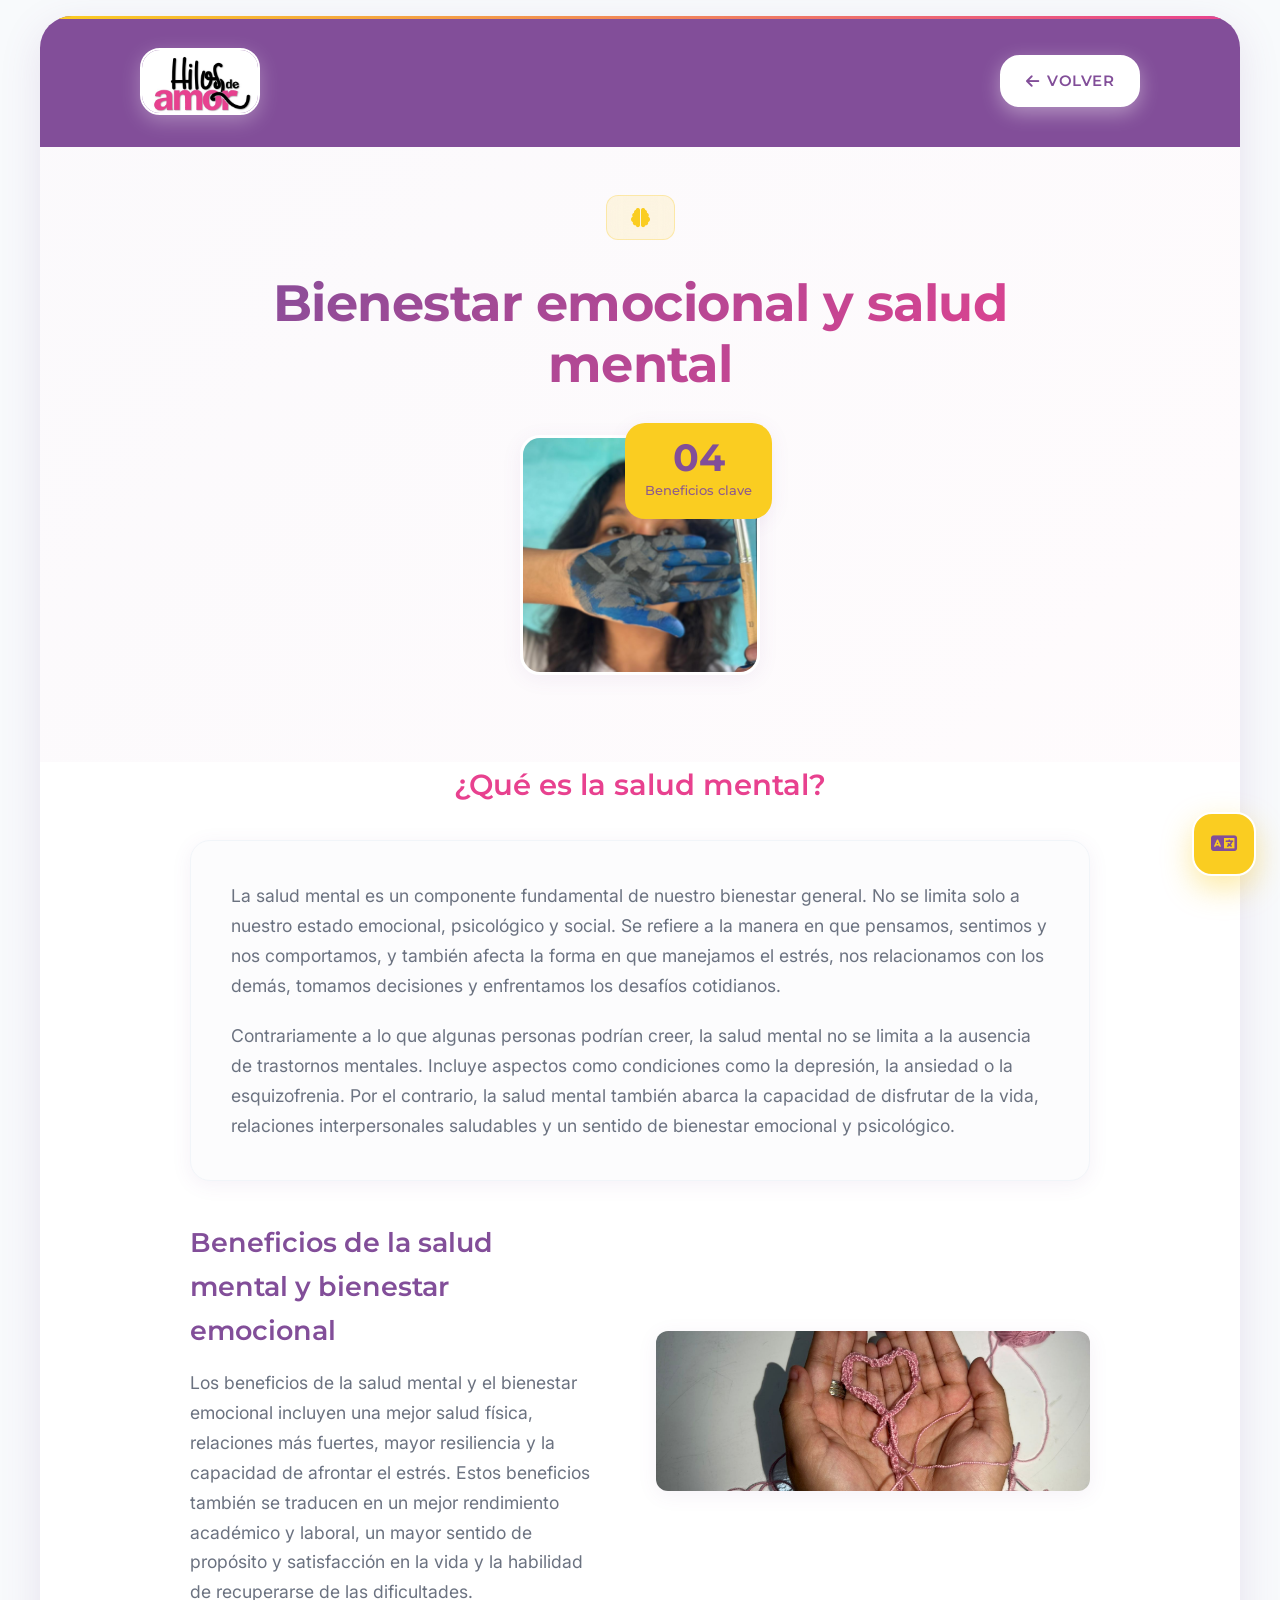
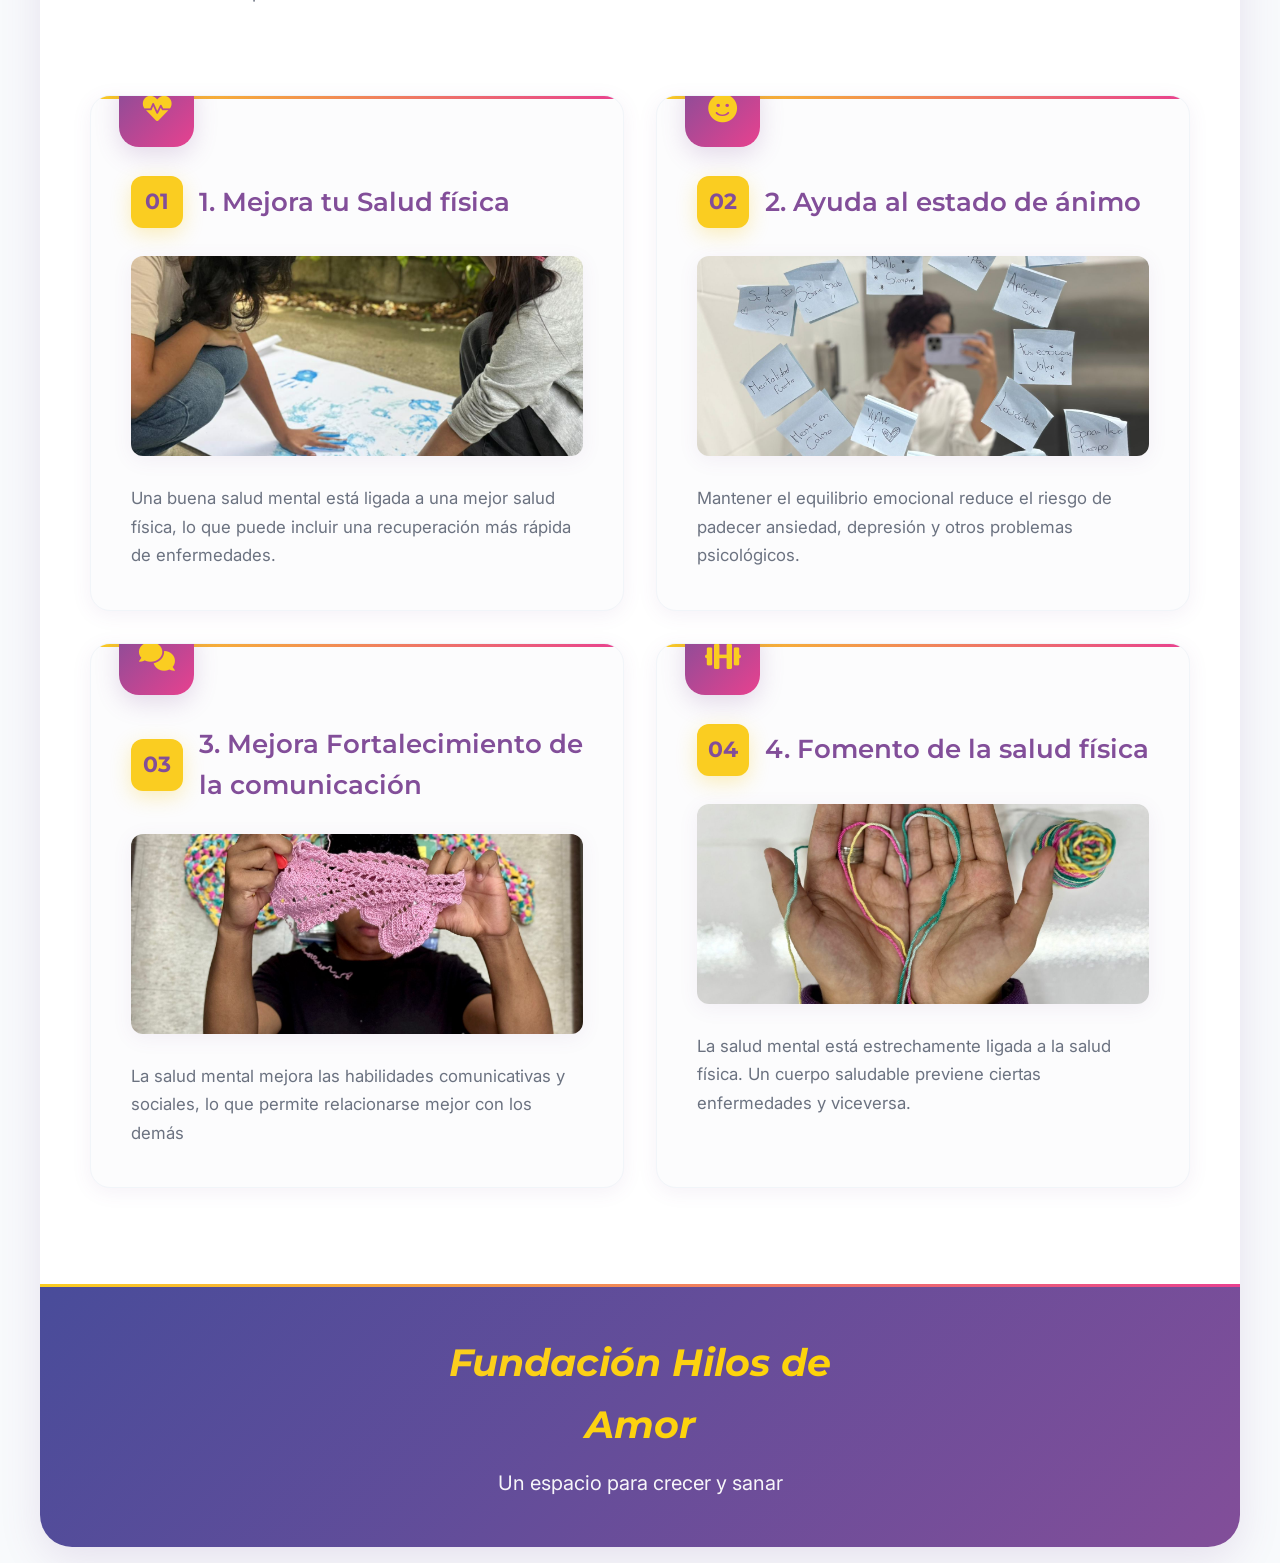
<file: infografia2.html>
<!DOCTYPE html>
<html lang="en">
<head>
    <meta charset="UTF-8">
    <meta name="viewport" content="width=device-width, initial-scale=1.0">
    <title>INFOGRAFIA</title>
    <link href="https://fonts.googleapis.com/css2?family=Inter:wght@300;400;500;600;700&family=Montserrat:wght@400;600;700;800&display=swap" rel="stylesheet">
    <link rel="stylesheet" href="https://cdnjs.cloudflare.com/ajax/libs/font-awesome/6.0.0/css/all.min.css">
        <link rel="stylesheet" href="CSS/infografia2.css">
</head>
<body>
    <!-- Botón flotante de traducción -->
    <button class="translate-btn" id="translateBtn" data-lang="Translate to English" onclick="toggleLanguage()">
        <i class="fas fa-language"></i>
    </button>

    <div class="page">
        <!-- Header Navigation -->
        <header class="header-section">
            <div class="header-nav">
                <div class="logo-header">
                    <img src="HilosDeAmorNuevo.jpg" alt="Logo Fundación">
                </div>
                <a href="index.html" class="btn-volver">
                    <i class="fas fa-arrow-left"></i>
                    <span data-es="VOLVER" data-en="BACK">VOLVER</span>
                </a>
            </div>
        </header>

        <!-- Hero Section -->
        <section class="hero-section">
            <div class="hero-content">
                <div class="hero-badge">
                    <i class="fas fa-brain"></i>
                </div>
                <h1 class="main-title" data-es="Bienestar emocional y salud mental" data-en="Emotional well-being and mental health">
                    Bienestar emocional y salud mental
                </h1>
                <div class="hero-visual">
                    <img src="nueva6.jpg" alt="Salud mental" class="hero-img">
                    <div class="benefit-counter">
                        <span class="counter-number">04</span>
                        <span class="counter-label" data-es="Beneficios clave" data-en="Key Benefits">Beneficios clave</span>
                    </div>
                </div>
            </div>
        </section>

        <!-- Main Content -->
        <div class="infographic-content">
            <!-- Intro Section -->
            <section class="intro-section">
                <div class="section-header">
                    <h2 class="section-subtitle" data-es="¿Qué es la salud mental?" data-en="What is mental health?">¿Qué es la salud mental?</h2>
                </div>
                <div class="intro-card">
                    <div class="intro-text">
                        <p data-es="La salud mental es un componente fundamental de nuestro bienestar general. No se limita solo a nuestro estado emocional, psicológico y social. Se refiere a la manera en que pensamos, sentimos y nos comportamos, y también afecta la forma en que manejamos el estrés, nos relacionamos con los demás, tomamos decisiones y enfrentamos los desafíos cotidianos." data-en="Mental health is a fundamental component of our overall well-being. It is not limited only to our emotional, psychological, and social state. It refers to the way we think, feel, and behave, and also affects how we manage stress, relate to others, make decisions, and face daily challenges.">La salud mental es un componente fundamental de nuestro bienestar general. No se limita solo a nuestro estado emocional, psicológico y social. Se refiere a la manera en que pensamos, sentimos y nos comportamos, y también afecta la forma en que manejamos el estrés, nos relacionamos con los demás, tomamos decisiones y enfrentamos los desafíos cotidianos.</p>
                        <p data-es="Contrariamente a lo que algunas personas podrían creer, la salud mental no se limita a la ausencia de trastornos mentales. Incluye aspectos como condiciones como la depresión, la ansiedad o la esquizofrenia. Por el contrario, la salud mental también abarca la capacidad de disfrutar de la vida, relaciones interpersonales saludables y un sentido de bienestar emocional y psicológico." data-en="Contrary to what some people might believe, mental health is not limited to the absence of mental disorders. It includes aspects such as conditions like depression, anxiety, or schizophrenia. On the contrary, mental health also encompasses the ability to enjoy life, healthy interpersonal relationships, and a sense of emotional and psychological well-being.">Contrariamente a lo que algunas personas podrían creer, la salud mental no se limita a la ausencia de trastornos mentales. Incluye aspectos como condiciones como la depresión, la ansiedad o la esquizofrenia. Por el contrario, la salud mental también abarca la capacidad de disfrutar de la vida, relaciones interpersonales saludables y un sentido de bienestar emocional y psicológico.</p>
                    </div>
                </div>

                <!-- Benefits Intro -->
                <div class="benefits-intro">
                    <div class="benefits-intro-content">
                        <h2 class="pdf-subtitle" data-es="Beneficios de la salud mental y bienestar emocional" data-en="Benefits of mental health and emotional well-being">Beneficios de la salud mental y bienestar emocional</h2>
                        <p data-es="Los beneficios de la salud mental y el bienestar emocional incluyen una mejor salud física, relaciones más fuertes, mayor resiliencia y la capacidad de afrontar el estrés. Estos beneficios también se traducen en un mejor rendimiento académico y laboral, un mayor sentido de propósito y satisfacción en la vida y la habilidad de recuperarse de las dificultades." data-en="The benefits of mental health and emotional well-being include better physical health, stronger relationships, greater resilience, and the ability to cope with stress. These benefits also translate into better academic and work performance, a greater sense of purpose and satisfaction in life, and the ability to recover from difficulties.">Los beneficios de la salud mental y el bienestar emocional incluyen una mejor salud física, relaciones más fuertes, mayor resiliencia y la capacidad de afrontar el estrés. Estos beneficios también se traducen en un mejor rendimiento académico y laboral, un mayor sentido de propósito y satisfacción en la vida y la habilidad de recuperarse de las dificultades.</p>
                    </div>
                    <div class="benefits-intro-image">
                        <img src="nueva12.jpg" alt="Bienestar emocional">
                    </div>
                </div>
            </section>

            <!-- Benefits Grid -->
            <section class="benefits-section">
                <div class="benefits-grid">
                    <!-- Benefit 1 -->
                    <div class="benefit-card">
                        <div class="benefit-icon">
                            <i class="fas fa-heartbeat"></i>
                        </div>
                        <div class="benefit-header">
                            <div class="benefit-number">01</div>
                            <h3 class="benefit-number-text" data-es="1. Mejora tu Salud física" data-en="1. Improves your Physical Health">1. Mejora tu Salud física</h3>
                        </div>
                        <div class="benefit-visual">
                            <img src="nueva5.jpg" alt="Salud física">
                        </div>
                        <div class="benefit-text">
                            <p data-es="Una buena salud mental está ligada a una mejor salud física, lo que puede incluir una recuperación más rápida de enfermedades." data-en="Good mental health is linked to better physical health, which may include faster recovery from illnesses.">Una buena salud mental está ligada a una mejor salud física, lo que puede incluir una recuperación más rápida de enfermedades.</p>
                        </div>
                    </div>

                    <!-- Benefit 2 -->
                    <div class="benefit-card">
                        <div class="benefit-icon">
                            <i class="fas fa-smile"></i>
                        </div>
                        <div class="benefit-header">
                            <div class="benefit-number">02</div>
                            <h3 class="benefit-number-text" data-es="2. Ayuda al estado de ánimo" data-en="2. Helps your mood">2. Ayuda al estado de ánimo</h3>
                        </div>
                        <div class="benefit-visual">
                            <img src="nueva9.jpg" alt="Estado de ánimo">
                        </div>
                        <div class="benefit-text">
                            <p data-es="Mantener el equilibrio emocional reduce el riesgo de padecer ansiedad, depresión y otros problemas psicológicos." data-en="Maintaining emotional balance reduces the risk of suffering from anxiety, depression, and other psychological problems.">Mantener el equilibrio emocional reduce el riesgo de padecer ansiedad, depresión y otros problemas psicológicos.</p>
                        </div>
                    </div>

                    <!-- Benefit 3 -->
                    <div class="benefit-card">
                        <div class="benefit-icon">
                            <i class="fas fa-comments"></i>
                        </div>
                        <div class="benefit-header">
                            <div class="benefit-number">03</div>
                            <h3 class="benefit-number-text" data-es="3. Mejora Fortalecimiento de la comunicación" data-en="3. Improves Communication Strengthening">3. Mejora Fortalecimiento de la comunicación</h3>
                        </div>
                        <div class="benefit-visual">
                            <img src="nueva14.jpg" alt="Comunicación">
                        </div>
                        <div class="benefit-text">
                            <p data-es="La salud mental mejora las habilidades comunicativas y sociales, lo que permite relacionarse mejor con los demás" data-en="Mental health improves communication and social skills, which allows for better relationships with others">La salud mental mejora las habilidades comunicativas y sociales, lo que permite relacionarse mejor con los demás</p>
                        </div>
                    </div>

                    <!-- Benefit 4 -->
                    <div class="benefit-card">
                        <div class="benefit-icon">
                            <i class="fas fa-dumbbell"></i>
                        </div>
                        <div class="benefit-header">
                            <div class="benefit-number">04</div>
                            <h3 class="benefit-number-text" data-es="4. Fomento de la salud física" data-en="4. Promotion of physical health">4. Fomento de la salud física</h3>
                        </div>
                        <div class="benefit-visual">
                            <img src="nueva15.jpg" alt="Salud física">
                        </div>
                        <div class="benefit-text">
                            <p data-es="La salud mental está estrechamente ligada a la salud física. Un cuerpo saludable previene ciertas enfermedades y viceversa." data-en="Mental health is closely linked to physical health. A healthy body prevents certain diseases and vice versa.">La salud mental está estrechamente ligada a la salud física. Un cuerpo saludable previene ciertas enfermedades y viceversa.</p>
                        </div>
                    </div>
                </div>
            </section>
        </div>

        <!-- Footer -->
        <footer class="footer">
            <div class="footer-content">
                <p class="footer-title" data-es="Fundación Hilos de Amor" data-en="Threads of Love Foundation">
                    Fundación Hilos de Amor
                </p>
                <p class="footer-subtitle" data-es="Un espacio para crecer y sanar" data-en="A space to grow and heal">
                    Un espacio para crecer y sanar
                </p>
            </div>
        </footer>
    </div>

    <script>
        let currentLang = 'es';

        function toggleLanguage() {
            const btn = document.getElementById('translateBtn');
            
            if (currentLang === 'es') {
                currentLang = 'en';
                btn.setAttribute('data-lang', 'Traducir a Español');
                translatePage('en');
            } else {
                currentLang = 'es';
                btn.setAttribute('data-lang', 'Translate to English');
                translatePage('es');
            }
        }

        function translatePage(lang) {
            const elements = document.querySelectorAll('[data-es][data-en]');
            elements.forEach(element => {
                const text = element.getAttribute(`data-${lang}`);
                if (text) {
                    element.textContent = text;
                }
            });
        }
    </script>
</body>
</html>
</file>
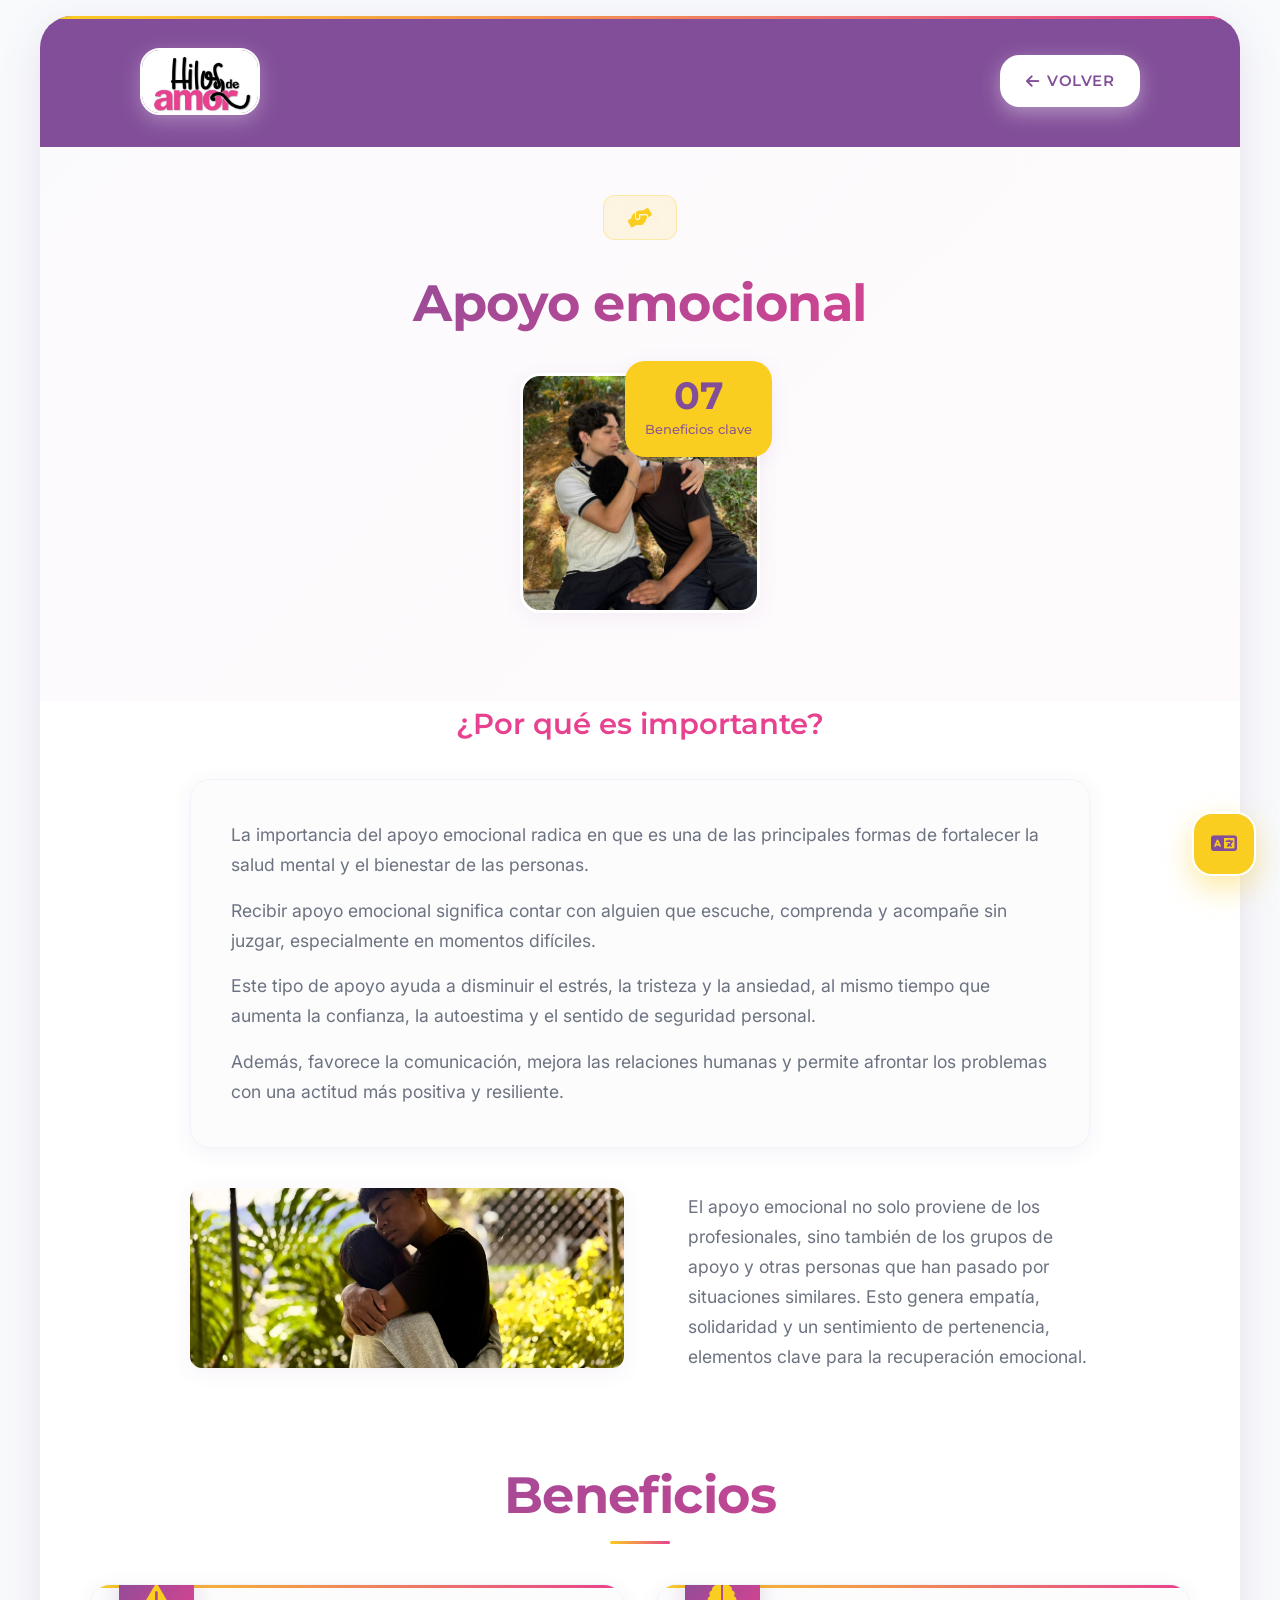
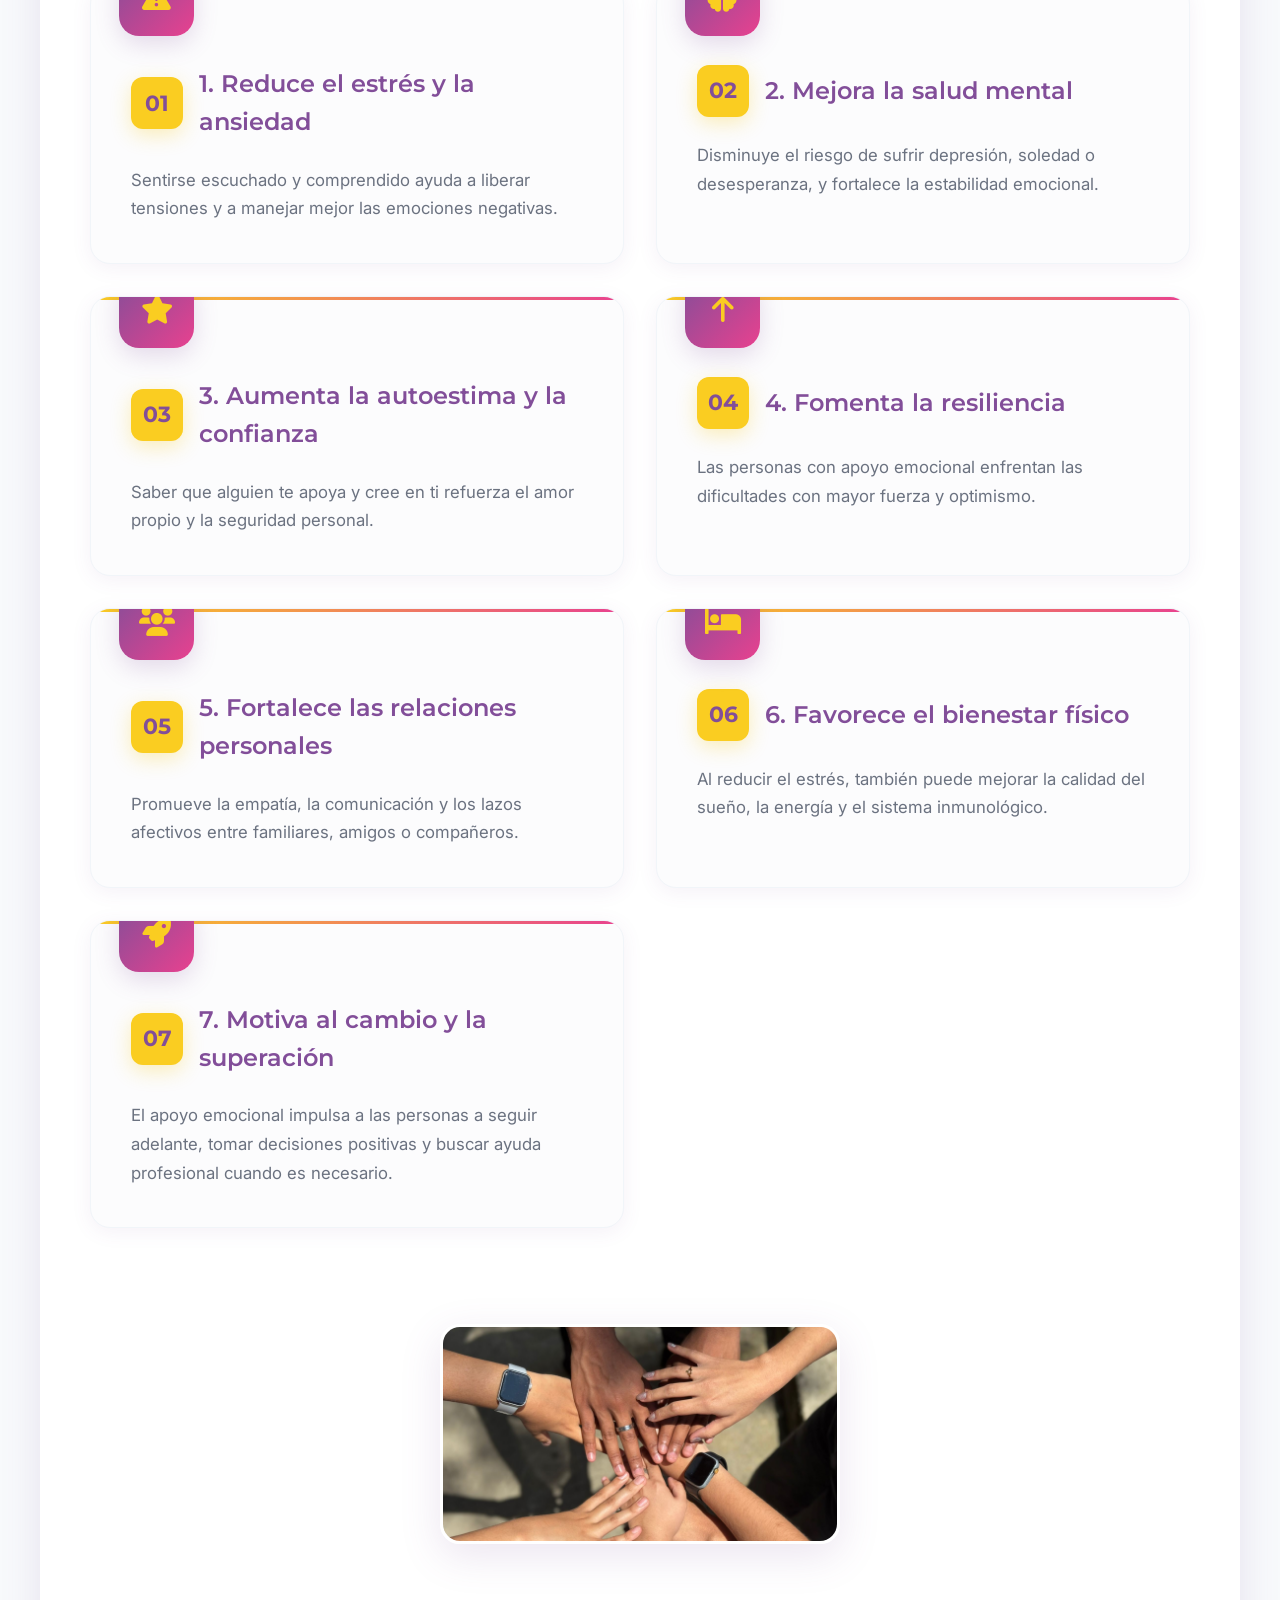
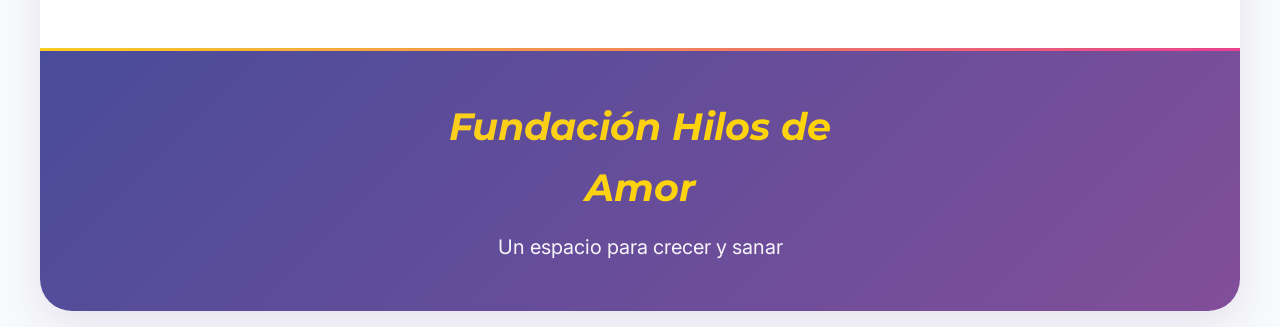
<file: infografia3.html>
<!DOCTYPE html>
<html lang="en">
<head>
    <meta charset="UTF-8">
    <meta name="viewport" content="width=device-width, initial-scale=1.0">
    <title>INFOGRAFIA</title>
    <link href="https://fonts.googleapis.com/css2?family=Inter:wght@300;400;500;600;700&family=Montserrat:wght@400;600;700;800&display=swap" rel="stylesheet">
    <link rel="stylesheet" href="https://cdnjs.cloudflare.com/ajax/libs/font-awesome/6.0.0/css/all.min.css">
    <link rel="stylesheet" href="CSS/infografia3.css">
</head>
<body>
    <!-- Botón flotante de traducción -->
    <button class="translate-btn" id="translateBtn" data-lang="Translate to English" onclick="toggleLanguage()">
        <i class="fas fa-language"></i>
    </button>

    <div class="page">
        <!-- Header Navigation -->
        <header class="header-section">
            <div class="header-nav">
                <div class="logo-header">
                    <img src="HilosDeAmorNuevo.jpg" alt="Logo Fundación">
                </div>
                <a href="index.html" class="btn-volver">
                    <i class="fas fa-arrow-left"></i>
                    <span data-es="VOLVER" data-en="BACK">VOLVER</span>
                </a>
            </div>
        </header>

        <!-- Hero Section -->
        <section class="hero-section">
            <div class="hero-content">
                <div class="hero-badge">
                    <i class="fas fa-hands-helping"></i>
                </div>
                <h1 class="main-title" data-es="Apoyo emocional" data-en="Emotional support">
                    Apoyo emocional
                </h1>
                <div class="hero-visual">
                    <img src="nueva3.jpg" alt="Apoyo emocional" class="hero-img">
                    <div class="benefit-counter">
                        <span class="counter-number">07</span>
                        <span class="counter-label" data-es="Beneficios clave" data-en="Key Benefits">Beneficios clave</span>
                    </div>
                </div>
            </div>
        </section>

        <!-- Main Content -->
        <div class="infographic-content">
            <!-- Intro Section -->
            <section class="intro-section">
                <div class="section-header">
                    <h2 class="section-subtitle" data-es="¿Por qué es importante?" data-en="Why is it important?">¿Por qué es importante?</h2>
                </div>
                <div class="intro-card">
                    <div class="intro-text">
                        <p data-es="La importancia del apoyo emocional radica en que es una de las principales formas de fortalecer la salud mental y el bienestar de las personas." data-en="The importance of emotional support lies in the fact that it is one of the main ways to strengthen people's mental health and well-being.">La importancia del apoyo emocional radica en que es una de las principales formas de fortalecer la salud mental y el bienestar de las personas.</p>
                        <p data-es="Recibir apoyo emocional significa contar con alguien que escuche, comprenda y acompañe sin juzgar, especialmente en momentos difíciles." data-en="Receiving emotional support means having someone who listens, understands, and accompanies without judging, especially in difficult times.">Recibir apoyo emocional significa contar con alguien que escuche, comprenda y acompañe sin juzgar, especialmente en momentos difíciles.</p>
                        <p data-es="Este tipo de apoyo ayuda a disminuir el estrés, la tristeza y la ansiedad, al mismo tiempo que aumenta la confianza, la autoestima y el sentido de seguridad personal." data-en="This type of support helps reduce stress, sadness, and anxiety, while increasing confidence, self-esteem, and a sense of personal security.">Este tipo de apoyo ayuda a disminuir el estrés, la tristeza y la ansiedad, al mismo tiempo que aumenta la confianza, la autoestima y el sentido de seguridad personal.</p>
                        <p data-es="Además, favorece la comunicación, mejora las relaciones humanas y permite afrontar los problemas con una actitud más positiva y resiliente." data-en="In addition, it promotes communication, improves human relationships, and allows problems to be faced with a more positive and resilient attitude.">Además, favorece la comunicación, mejora las relaciones humanas y permite afrontar los problemas con una actitud más positiva y resiliente.</p>
                    </div>
                </div>

                <!-- Group Support Section -->
                <div class="group-support-section">
                    <div class="group-support-image">
                        <img src="nueva19.jpg" alt="Grupo de apoyo">
                    </div>
                    <div class="group-support-text">
                        <p data-es="El apoyo emocional no solo proviene de los profesionales, sino también de los grupos de apoyo y otras personas que han pasado por situaciones similares. Esto genera empatía, solidaridad y un sentimiento de pertenencia, elementos clave para la recuperación emocional." data-en="Emotional support comes not only from professionals, but also from support groups and other people who have gone through similar situations. This generates empathy, solidarity, and a sense of belonging, key elements for emotional recovery.">El apoyo emocional no solo proviene de los profesionales, sino también de los grupos de apoyo y otras personas que han pasado por situaciones similares. Esto genera empatía, solidaridad y un sentimiento de pertenencia, elementos clave para la recuperación emocional.</p>
                    </div>
                </div>
            </section>

            <!-- Benefits Grid -->
            <section class="benefits-section">
                <div class="section-header">
                    <h2 class="section-title" data-es="Beneficios" data-en="Benefits">Beneficios</h2>
                </div>
                <div class="benefits-grid">
                    <!-- Benefit 1 -->
                    <div class="benefit-card">
                        <div class="benefit-icon">
                            <i class="fas fa-exclamation-triangle"></i>
                        </div>
                        <div class="benefit-header">
                            <div class="benefit-number">01</div>
                            <h3 class="benefit-number-text" data-es="1. Reduce el estrés y la ansiedad" data-en="1. Reduces stress and anxiety">1. Reduce el estrés y la ansiedad</h3>
                        </div>
                        <div class="benefit-text">
                            <p data-es="Sentirse escuchado y comprendido ayuda a liberar tensiones y a manejar mejor las emociones negativas." data-en="Feeling heard and understood helps release tension and better manage negative emotions.">Sentirse escuchado y comprendido ayuda a liberar tensiones y a manejar mejor las emociones negativas.</p>
                        </div>
                    </div>

                    <!-- Benefit 2 -->
                    <div class="benefit-card">
                        <div class="benefit-icon">
                            <i class="fas fa-brain"></i>
                        </div>
                        <div class="benefit-header">
                            <div class="benefit-number">02</div>
                            <h3 class="benefit-number-text" data-es="2. Mejora la salud mental" data-en="2. Improves mental health">2. Mejora la salud mental</h3>
                        </div>
                        <div class="benefit-text">
                            <p data-es="Disminuye el riesgo de sufrir depresión, soledad o desesperanza, y fortalece la estabilidad emocional." data-en="It decreases the risk of suffering from depression, loneliness, or hopelessness, and strengthens emotional stability.">Disminuye el riesgo de sufrir depresión, soledad o desesperanza, y fortalece la estabilidad emocional.</p>
                        </div>
                    </div>

                    <!-- Benefit 3 -->
                    <div class="benefit-card">
                        <div class="benefit-icon">
                            <i class="fas fa-star"></i>
                        </div>
                        <div class="benefit-header">
                            <div class="benefit-number">03</div>
                            <h3 class="benefit-number-text" data-es="3. Aumenta la autoestima y la confianza" data-en="3. Increases self-esteem and confidence">3. Aumenta la autoestima y la confianza</h3>
                        </div>
                        <div class="benefit-text">
                            <p data-es="Saber que alguien te apoya y cree en ti refuerza el amor propio y la seguridad personal." data-en="Knowing that someone supports you and believes in you reinforces self-love and personal security.">Saber que alguien te apoya y cree en ti refuerza el amor propio y la seguridad personal.</p>
                        </div>
                    </div>

                    <!-- Benefit 4 -->
                    <div class="benefit-card">
                        <div class="benefit-icon">
                            <i class="fas fa-arrow-up"></i>
                        </div>
                        <div class="benefit-header">
                            <div class="benefit-number">04</div>
                            <h3 class="benefit-number-text" data-es="4. Fomenta la resiliencia" data-en="4. Promotes resilience">4. Fomenta la resiliencia</h3>
                        </div>
                        <div class="benefit-text">
                            <p data-es="Las personas con apoyo emocional enfrentan las dificultades con mayor fuerza y optimismo." data-en="People with emotional support face difficulties with greater strength and optimism.">Las personas con apoyo emocional enfrentan las dificultades con mayor fuerza y optimismo.</p>
                        </div>
                    </div>

                    <!-- Benefit 5 -->
                    <div class="benefit-card">
                        <div class="benefit-icon">
                            <i class="fas fa-users"></i>
                        </div>
                        <div class="benefit-header">
                            <div class="benefit-number">05</div>
                            <h3 class="benefit-number-text" data-es="5. Fortalece las relaciones personales" data-en="5. Strengthens personal relationships">5. Fortalece las relaciones personales</h3>
                        </div>
                        <div class="benefit-text">
                            <p data-es="Promueve la empatía, la comunicación y los lazos afectivos entre familiares, amigos o compañeros." data-en="It promotes empathy, communication, and emotional bonds among family members, friends, or peers.">Promueve la empatía, la comunicación y los lazos afectivos entre familiares, amigos o compañeros.</p>
                        </div>
                    </div>

                    <!-- Benefit 6 -->
                    <div class="benefit-card">
                        <div class="benefit-icon">
                            <i class="fas fa-bed"></i>
                        </div>
                        <div class="benefit-header">
                            <div class="benefit-number">06</div>
                            <h3 class="benefit-number-text" data-es="6. Favorece el bienestar físico" data-en="6. Promotes physical well-being">6. Favorece el bienestar físico</h3>
                        </div>
                        <div class="benefit-text">
                            <p data-es="Al reducir el estrés, también puede mejorar la calidad del sueño, la energía y el sistema inmunológico." data-en="By reducing stress, it can also improve sleep quality, energy, and the immune system.">Al reducir el estrés, también puede mejorar la calidad del sueño, la energía y el sistema inmunológico.</p>
                        </div>
                    </div>

                    <!-- Benefit 7 -->
                    <div class="benefit-card">
                        <div class="benefit-icon">
                            <i class="fas fa-rocket"></i>
                        </div>
                        <div class="benefit-header">
                            <div class="benefit-number">07</div>
                            <h3 class="benefit-number-text" data-es="7. Motiva al cambio y la superación" data-en="7. Motivates change and self-improvement">7. Motiva al cambio y la superación</h3>
                        </div>
                        <div class="benefit-text">
                            <p data-es="El apoyo emocional impulsa a las personas a seguir adelante, tomar decisiones positivas y buscar ayuda profesional cuando es necesario." data-en="Emotional support encourages people to move forward, make positive decisions, and seek professional help when necessary.">El apoyo emocional impulsa a las personas a seguir adelante, tomar decisiones positivas y buscar ayuda profesional cuando es necesario.</p>
                        </div>
                    </div>
                </div>
            </section>

            <!-- Emotions Section -->
            <section class="emotions-section">
                <div class="emotions-image">
                    <img src="nueva8.jpg" alt="Emociones">
                </div>
            </section>
        </div>

        <!-- Footer -->
        <footer class="footer">
            <div class="footer-content">
                <p class="footer-title" data-es="Fundación Hilos de Amor" data-en="Threads of Love Foundation">
                    Fundación Hilos de Amor
                </p>
                <p class="footer-subtitle" data-es="Un espacio para crecer y sanar" data-en="A space to grow and heal">
                    Un espacio para crecer y sanar
                </p>
            </div>
        </footer>
    </div>

    <script>
        let currentLang = 'es';

        function toggleLanguage() {
            const btn = document.getElementById('translateBtn');
            
            if (currentLang === 'es') {
                currentLang = 'en';
                btn.setAttribute('data-lang', 'Traducir a Español');
                translatePage('en');
            } else {
                currentLang = 'es';
                btn.setAttribute('data-lang', 'Translate to English');
                translatePage('es');
            }
        }

        function translatePage(lang) {
            const elements = document.querySelectorAll('[data-es][data-en]');
            elements.forEach(element => {
                const text = element.getAttribute(`data-${lang}`);
                if (text) {
                    element.textContent = text;
                }
            });
        }
    </script>
</body>
</html>
</file>
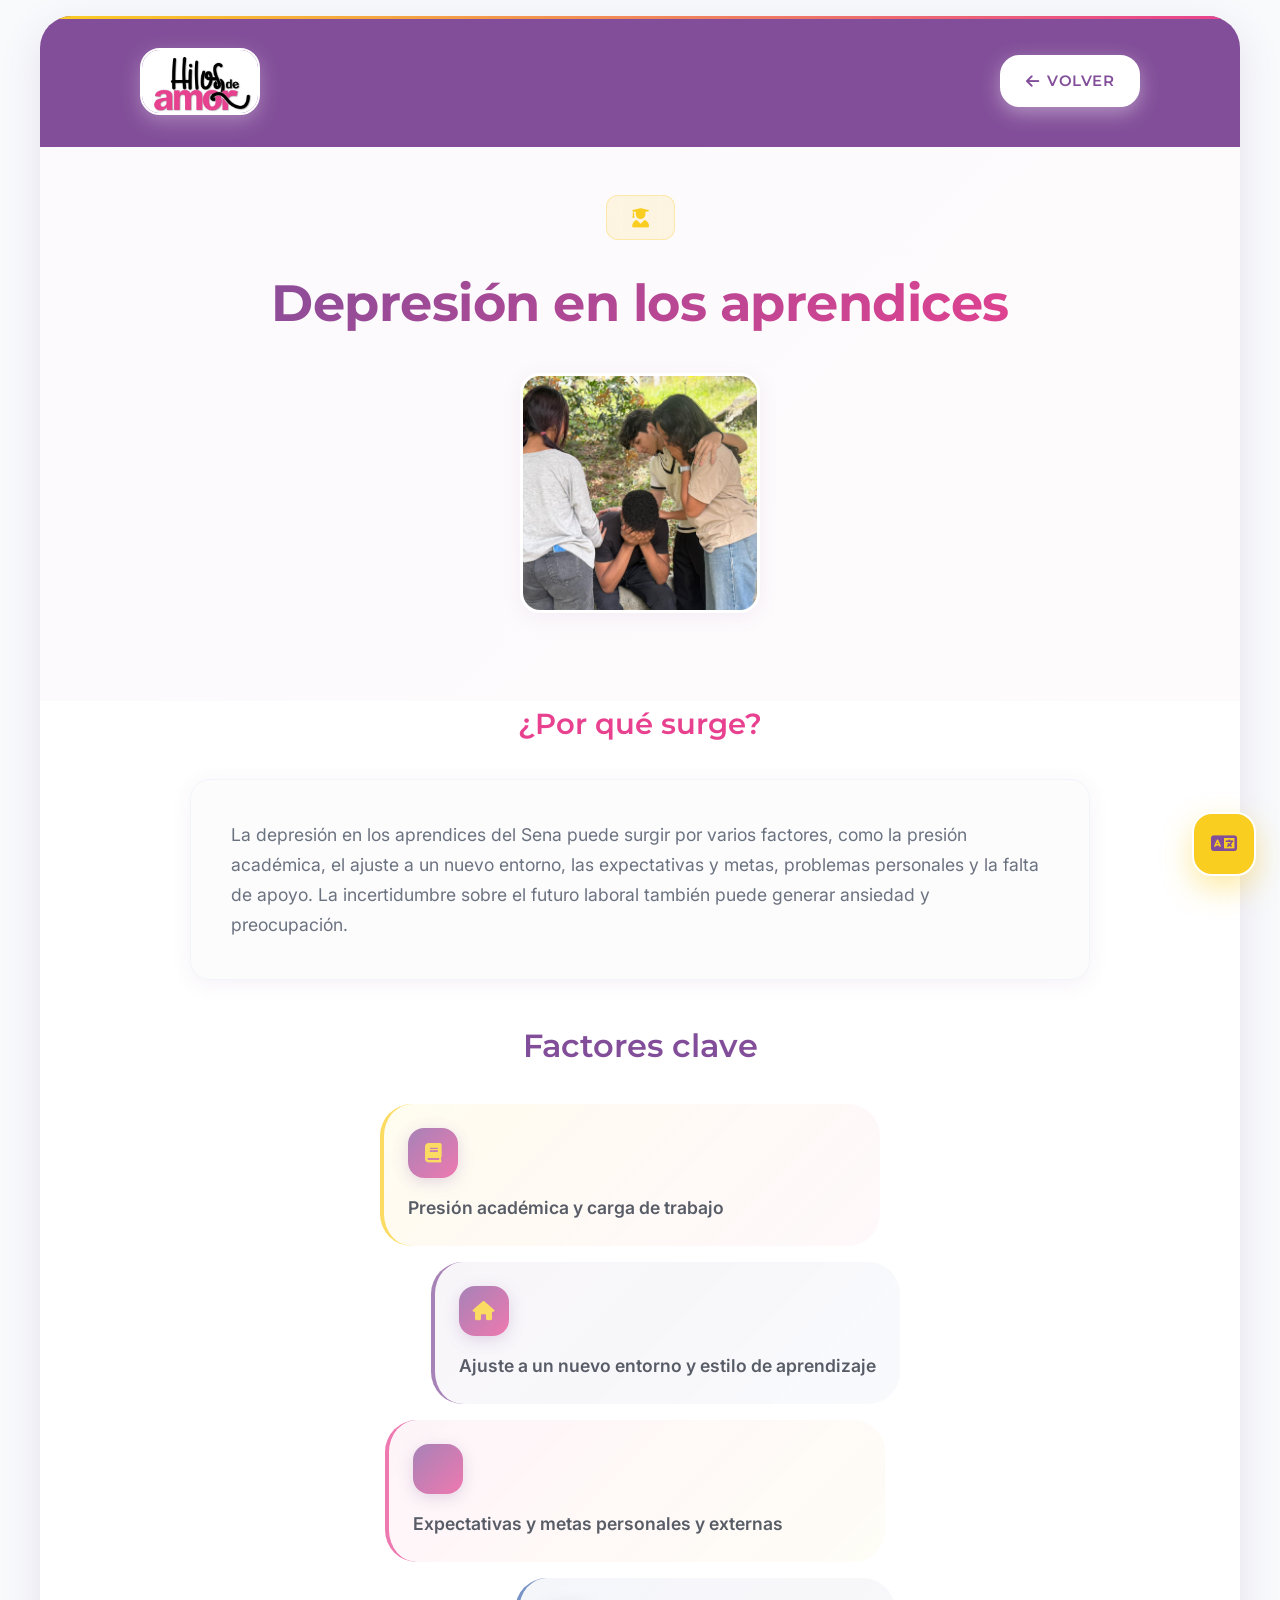
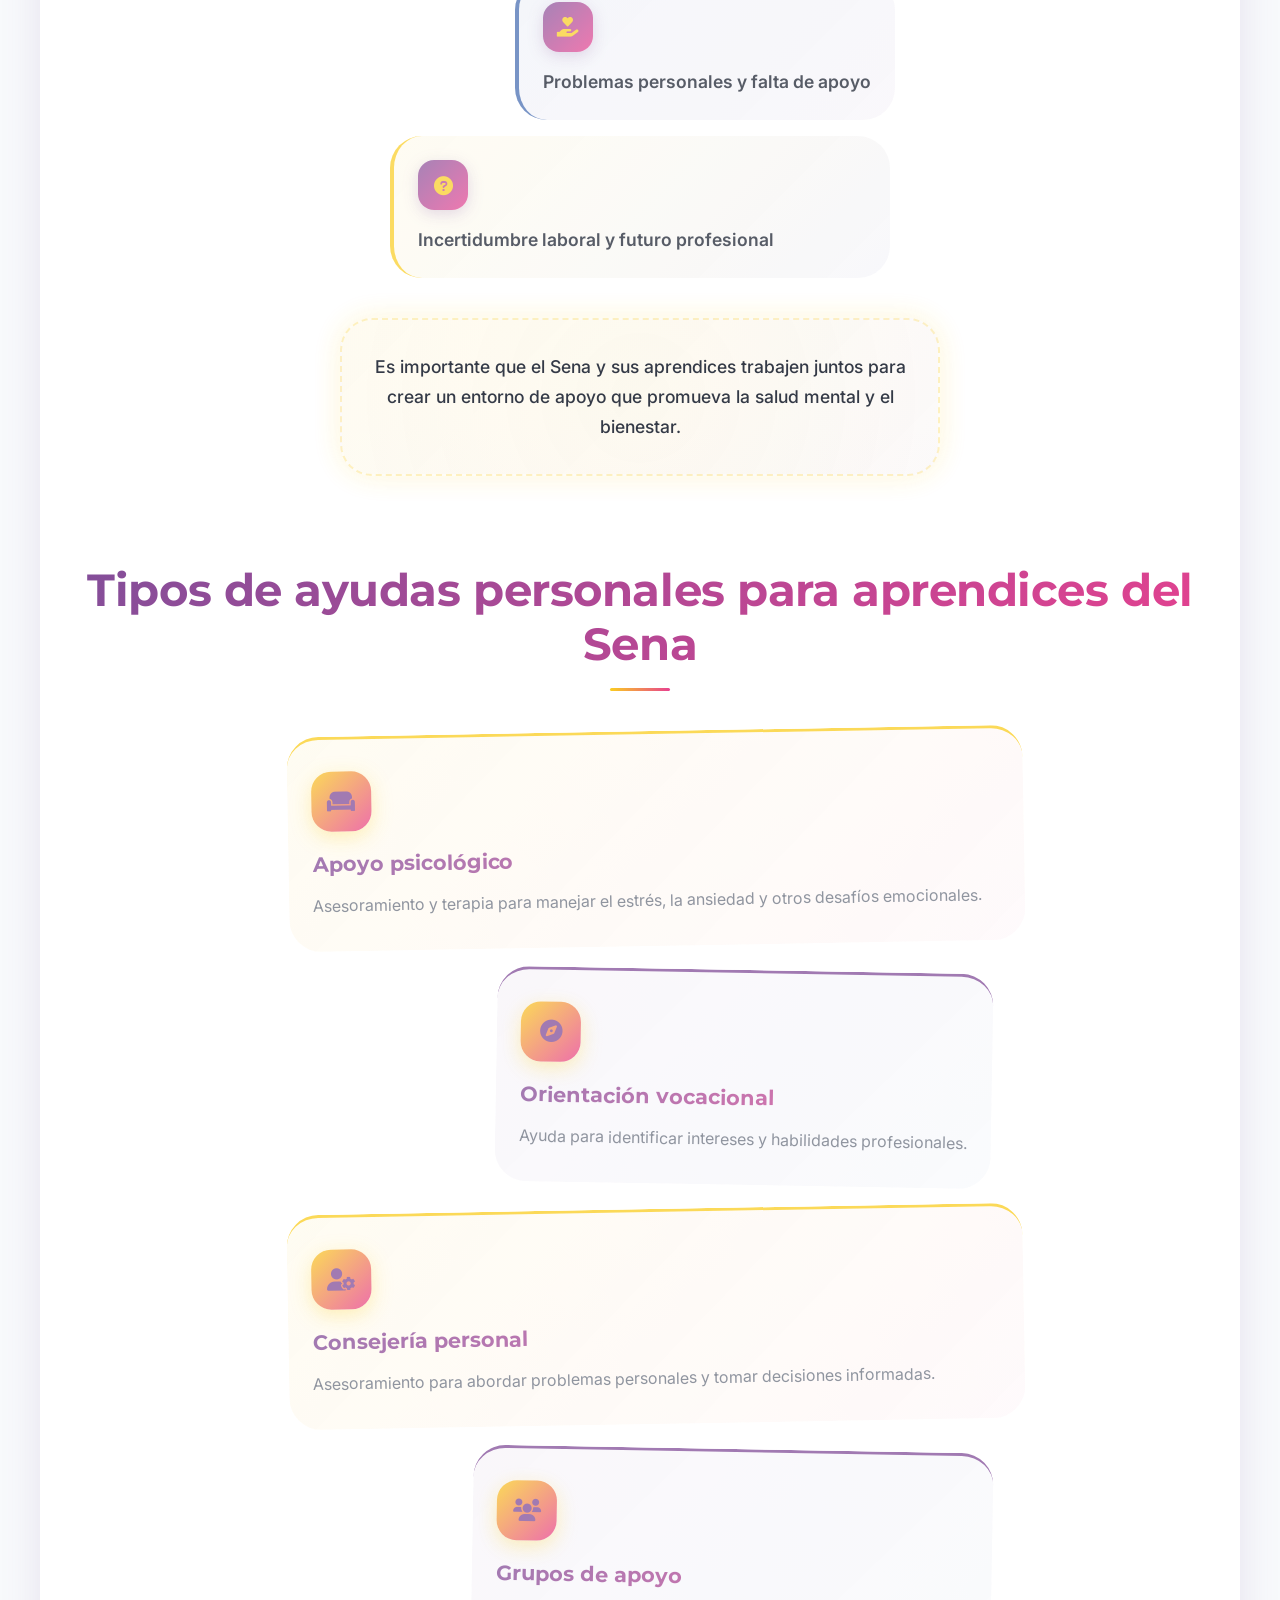
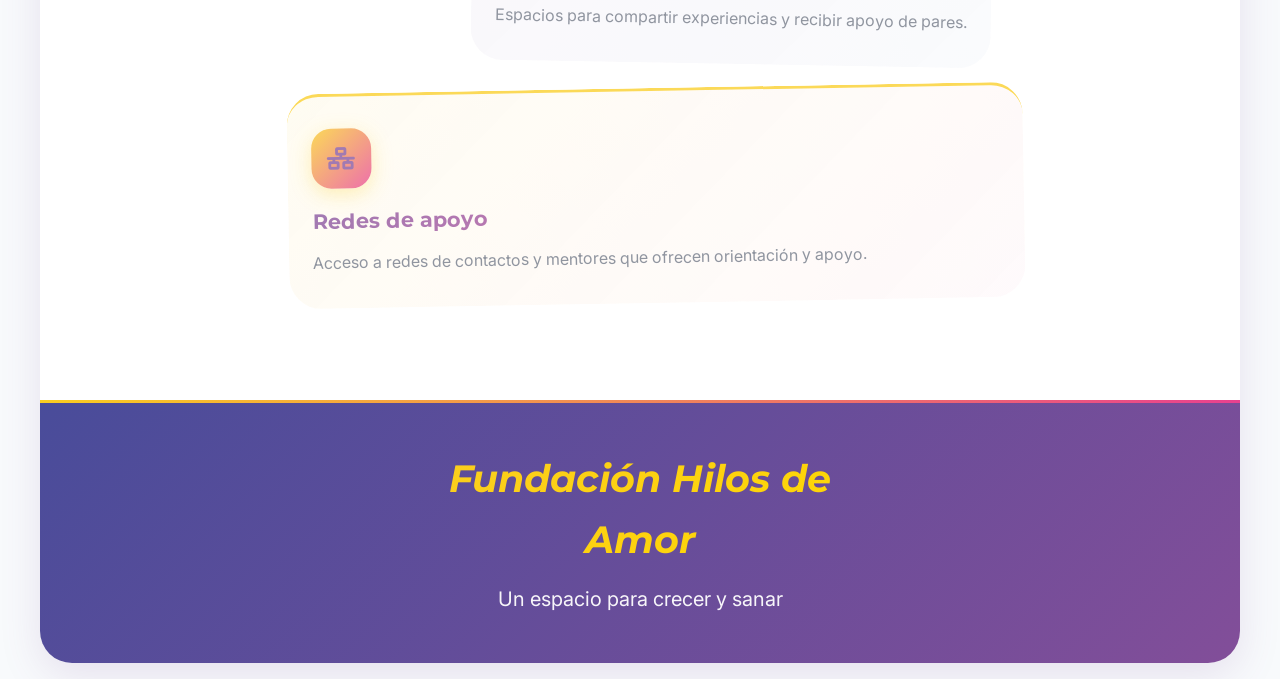
<file: infografia4.html>
<!DOCTYPE html>
<html lang="en">
<head>
    <meta charset="UTF-8">
    <meta name="viewport" content="width=device-width, initial-scale=1.0">
    <title>INFOGRAFIA</title>
    <link href="https://fonts.googleapis.com/css2?family=Inter:wght@300;400;500;600;700&family=Montserrat:wght@400;600;700;800&display=swap" rel="stylesheet">
    <link rel="stylesheet" href="https://cdnjs.cloudflare.com/ajax/libs/font-awesome/6.0.0/css/all.min.css">
    <link rel="stylesheet" href="CSS/infografia4.css">
</head>
<body>
    <!-- Botón flotante de traducción -->
    <button class="translate-btn" id="translateBtn" data-lang="Translate to English" onclick="toggleLanguage()">
        <i class="fas fa-language"></i>
    </button>

    <div class="page">
        <!-- Header Navigation -->
        <header class="header-section">
            <div class="header-nav">
                <div class="logo-header">
                    <img src="HilosDeAmorNuevo.jpg" alt="Logo Fundación">
                </div>
                <a href="index.html" class="btn-volver">
                    <i class="fas fa-arrow-left"></i>
                    <span data-es="VOLVER" data-en="BACK">VOLVER</span>
                </a>
            </div>
        </header>

        <!-- Hero Section -->
        <section class="hero-section">
            <div class="hero-content">
                <div class="hero-badge">
                    <i class="fas fa-user-graduate"></i>
                </div>
                <h1 class="main-title" data-es="Depresión en los aprendices" data-en="Depression in learners">
                    Depresión en los aprendices
                </h1>
                <div class="hero-visual">
                    <img src="nueva4.jpg" alt="Ilustración bienestar mental" class="hero-img">
                </div>
            </div>
        </section>

        <!-- Main Content -->
        <div class="infographic-content">
            <!-- Intro Section -->
            <section class="intro-section">
                <div class="section-header">
                    <h2 class="section-subtitle" data-es="¿Por qué surge?" data-en="Why does it arise?">¿Por qué surge?</h2>
                </div>
                <div class="intro-card">
                    <div class="intro-text">
                        <p data-es="La depresión en los aprendices del Sena puede surgir por varios factores, como la presión académica, el ajuste a un nuevo entorno, las expectativas y metas, problemas personales y la falta de apoyo. La incertidumbre sobre el futuro laboral también puede generar ansiedad y preocupación." data-en="Depression in SENA learners can arise from various factors, such as academic pressure, adjustment to a new environment, expectations and goals, personal problems, and lack of support. Uncertainty about the job future can also generate anxiety and worry.">La depresión en los aprendices del Sena puede surgir por varios factores, como la presión académica, el ajuste a un nuevo entorno, las expectativas y metas, problemas personales y la falta de apoyo. La incertidumbre sobre el futuro laboral también puede generar ansiedad y preocupación.</p>
                    </div>
                </div>

                <!-- Factors List -->
                <div class="factors-section">
                    <div class="section-header">
                        <h3 class="factors-title" data-es="Factores clave" data-en="Key factors">Factores clave</h3>
                    </div>
                    <div class="factors-grid">
                        <div class="factor-card">
                            <div class="factor-icon">
                                <i class="fas fa-book"></i>
                            </div>
                            <p data-es="Presión académica y carga de trabajo" data-en="Academic pressure and workload">Presión académica y carga de trabajo</p>
                        </div>
                        <div class="factor-card">
                            <div class="factor-icon">
                                <i class="fas fa-home"></i>
                            </div>
                            <p data-es="Ajuste a un nuevo entorno y estilo de aprendizaje" data-en="Adjustment to a new environment and learning style">Ajuste a un nuevo entorno y estilo de aprendizaje</p>
                        </div>
                        <div class="factor-card">
                            <div class="factor-icon">
                                <i class="fas fa-target"></i>
                            </div>
                            <p data-es="Expectativas y metas personales y externas" data-en="Personal and external expectations and goals">Expectativas y metas personales y externas</p>
                        </div>
                        <div class="factor-card">
                            <div class="factor-icon">
                                <i class="fas fa-hand-holding-heart"></i>
                            </div>
                            <p data-es="Problemas personales y falta de apoyo" data-en="Personal problems and lack of support">Problemas personales y falta de apoyo</p>
                        </div>
                        <div class="factor-card">
                            <div class="factor-icon">
                                <i class="fas fa-question-circle"></i>
                            </div>
                            <p data-es="Incertidumbre laboral y futuro profesional" data-en="Job uncertainty and professional future">Incertidumbre laboral y futuro profesional</p>
                        </div>
                    </div>
                </div>

                <!-- Conclusion -->
                <div class="conclusion-card">
                    <p data-es="Es importante que el Sena y sus aprendices trabajen juntos para crear un entorno de apoyo que promueva la salud mental y el bienestar." data-en="It is important that SENA and its learners work together to create a supportive environment that promotes mental health and well-being.">Es importante que el Sena y sus aprendices trabajen juntos para crear un entorno de apoyo que promueva la salud mental y el bienestar.</p>
                </div>
            </section>

            <!-- Support Types Section -->
            <section class="support-section">
                <div class="section-header">
                    <h2 class="section-title" data-es="Tipos de ayudas personales para aprendices del Sena" data-en="Types of personal support for SENA learners">Tipos de ayudas personales para aprendices del Sena</h2>
                </div>
                <div class="support-grid">
                    <!-- Support 1 -->
                    <div class="support-card">
                        <div class="support-icon">
                            <i class="fas fa-couch"></i>
                        </div>
                        <h3 data-es="Apoyo psicológico" data-en="Psychological support">Apoyo psicológico</h3>
                        <p data-es="Asesoramiento y terapia para manejar el estrés, la ansiedad y otros desafíos emocionales." data-en="Counseling and therapy to manage stress, anxiety, and other emotional challenges.">Asesoramiento y terapia para manejar el estrés, la ansiedad y otros desafíos emocionales.</p>
                    </div>

                    <!-- Support 2 -->
                    <div class="support-card">
                        <div class="support-icon">
                            <i class="fas fa-compass"></i>
                        </div>
                        <h3 data-es="Orientación vocacional" data-en="Vocational guidance">Orientación vocacional</h3>
                        <p data-es="Ayuda para identificar intereses y habilidades profesionales." data-en="Help identifying professional interests and skills.">Ayuda para identificar intereses y habilidades profesionales.</p>
                    </div>

                    <!-- Support 3 -->
                    <div class="support-card">
                        <div class="support-icon">
                            <i class="fas fa-user-cog"></i>
                        </div>
                        <h3 data-es="Consejería personal" data-en="Personal counseling">Consejería personal</h3>
                        <p data-es="Asesoramiento para abordar problemas personales y tomar decisiones informadas." data-en="Guidance to address personal problems and make informed decisions.">Asesoramiento para abordar problemas personales y tomar decisiones informadas.</p>
                    </div>

                    <!-- Support 4 -->
                    <div class="support-card">
                        <div class="support-icon">
                            <i class="fas fa-users"></i>
                        </div>
                        <h3 data-es="Grupos de apoyo" data-en="Support groups">Grupos de apoyo</h3>
                        <p data-es="Espacios para compartir experiencias y recibir apoyo de pares." data-en="Spaces to share experiences and receive peer support.">Espacios para compartir experiencias y recibir apoyo de pares.</p>
                    </div>

                    <!-- Support 5 -->
                    <div class="support-card">
                        <div class="support-icon">
                            <i class="fas fa-network-wired"></i>
                        </div>
                        <h3 data-es="Redes de apoyo" data-en="Support networks">Redes de apoyo</h3>
                        <p data-es="Acceso a redes de contactos y mentores que ofrecen orientación y apoyo." data-en="Access to networks of contacts and mentors who offer guidance and support.">Acceso a redes de contactos y mentores que ofrecen orientación y apoyo.</p>
                    </div>
                </div>
            </section>
        </div>

        <!-- Footer -->
        <footer class="footer">
            <div class="footer-content">
                <p class="footer-title" data-es="Fundación Hilos de Amor" data-en="Threads of Love Foundation">
                    Fundación Hilos de Amor
                </p>
                <p class="footer-subtitle" data-es="Un espacio para crecer y sanar" data-en="A space to grow and heal">
                    Un espacio para crecer y sanar
                </p>
            </div>
        </footer>
    </div>

    <script>
        let currentLang = 'es';

        function toggleLanguage() {
            const btn = document.getElementById('translateBtn');
            
            if (currentLang === 'es') {
                currentLang = 'en';
                btn.setAttribute('data-lang', 'Traducir a Español');
                translatePage('en');
            } else {
                currentLang = 'es';
                btn.setAttribute('data-lang', 'Translate to English');
                translatePage('es');
            }
        }

        function translatePage(lang) {
            const elements = document.querySelectorAll('[data-es][data-en]');
            elements.forEach(element => {
                const text = element.getAttribute(`data-${lang}`);
                if (text) {
                    element.textContent = text;
                }
            });
        }
    </script>
</body>
</html>
</file>
<file: CSS/Style.css>
:root {
    /* Colores sólidos - SIN degradados */
    --yellow: #FACD21;
    --purple: #824E99;
    --pink: #E8418F;
    --blue-violet: #494C9A;
    --blue: #4068AF;
    
    /* Colores base */
    --white: #FFFFFF;
    --off-white: #FCFCFD;
    --gray-50: #F8FAFC;
    --gray-100: #F1F5F9;
    --gray-200: #E2E8F0;
    --gray-900: #0F172A;
    --text-primary: #111827;
    --text-secondary: #6B7280;
    
    /* Sombras */
    --shadow-card: 0 4px 20px rgba(130, 78, 153, 0.08);
    --shadow-hover: 0 12px 40px rgba(130, 78, 153, 0.15);
    --shadow-glow: 0 0 30px rgba(250, 205, 33, 0.2);
    
    /* Bordes */
    --border-purple: 2px solid var(--purple);
    --border-glow: 1px solid rgba(250, 205, 33, 0.3);
    
    /* Bordes redondeados */
    --radius-xs: 8px;
    --radius-sm: 12px;
    --radius: 20px;
    --radius-xl: 32px;
    
    /* Transiciones */
    --transition: all 0.4s cubic-bezier(0.25, 0.46, 0.45, 0.94);
    
    /* ESPACIADOS ULTRA REDUCIDOS - MÁXIMA COMPACTEZA */
    --container-padding: clamp(0.75rem, 2vw, 1.25rem);
    --section-padding: clamp(1rem, 2.5vw, 2rem);
    --section-gap: clamp(0.75rem, 1.5vw, 1.25rem);
    --compact-gap: clamp(0.5rem, 1vw, 0.75rem);
}

* {
    box-sizing: border-box;
    margin: 0;
    padding: 0;
}

html {
    scroll-behavior: smooth;
    scroll-padding-top: clamp(60px, 6vw, 80px);
}

body {
    font-family: 'Inter', -apple-system, BlinkMacSystemFont, sans-serif;
    line-height: 1.5;
    color: var(--text-primary);
    background: var(--gray-50);
    overflow-x: hidden;
    -webkit-font-smoothing: antialiased;
    -moz-osx-font-smoothing: grayscale;
}

/* Navigation - ULTRA COMPACTA */
.navbar {
    background: var(--purple);
    color: var(--white);
    padding: clamp(0.5rem, 1.5vw, 0.75rem) var(--container-padding);
    position: sticky;
    top: 0;
    z-index: 100;
    backdrop-filter: blur(20px);
    box-shadow: 0 2px 20px rgba(130, 78, 153, 0.3);
}

.nav-container {
    max-width: 1400px;
    margin: 0 auto;
    display: flex;
    justify-content: space-between;
    align-items: center;
    gap: var(--compact-gap);
}

.nav-logo {
    width: clamp(70px, 10vw, 110px);
    height: auto;
    border: 2px solid var(--white);
    border-radius: var(--radius);
    overflow: hidden;
    box-shadow: 0 6px 24px rgba(255, 255, 255, 0.3);
    transition: var(--transition);
    flex-shrink: 0;
}

.nav-logo:hover {
    transform: scale(1.05);
}

.nav-logo img {
    width: 100%;
    height: auto;
    display: block;
}

.nav-links {
    display: flex;
    gap: var(--compact-gap);
    align-items: center;
    flex-wrap: wrap;
}

.nav-links a {
    color: rgba(255, 255, 255, 0.9);
    text-decoration: none;
    font-weight: 500;
    font-size: clamp(0.8rem, 1.6vw, 0.9rem);
    padding: 0.4rem 0.8rem;
    border-radius: var(--radius-sm);
    position: relative;
    transition: var(--transition);
    white-space: nowrap;
}

.nav-links a::after {
    content: '';
    position: absolute;
    bottom: 0;
    left: 50%;
    width: 0;
    height: 2px;
    background: var(--yellow);
    transition: var(--transition);
    transform: translateX(-50%);
}

.nav-links a:hover::after {
    width: 80%;
}

.nav-links a:hover {
    color: var(--white);
}

.nav-user {
    background: linear-gradient(135deg, var(--pink), #D63384);
    color: var(--white);
    padding: clamp(0.4rem, 1.2vw, 0.6rem) clamp(0.8rem, 1.8vw, 1.2rem);
    border-radius: var(--radius);
    font-weight: 600;
    font-size: clamp(0.8rem, 1.6vw, 0.9rem);
    display: none;
    box-shadow: 0 6px 24px rgba(232, 65, 143, 0.4);
    white-space: nowrap;
}

.menu-toggle {
    display: none;
    background: rgba(255, 255, 255, 0.1);
    border: 2px solid rgba(255, 255, 255, 0.3);
    color: var(--white);
    width: clamp(40px, 6vw, 48px);
    height: clamp(40px, 6vw, 48px);
    border-radius: var(--radius);
    font-size: 1.1rem;
    cursor: pointer;
    transition: var(--transition);
    flex-shrink: 0;
}

.menu-toggle:hover {
    background: rgba(255, 255, 255, 0.2);
    border-color: var(--white);
}

/* Hero - MÁS COMPACTA */
.hero-section {
    min-height: clamp(60vh, 80vw, 85vh);
    background: linear-gradient(135deg, var(--purple) 0%, var(--blue-violet) 50%, var(--blue) 100%), 
                url("../nueva1.jpg") center/cover;
    background-blend-mode: overlay;
    display: flex;
    align-items: center;
    justify-content: center;
    text-align: center;
    position: relative;
    overflow: hidden;
}

.hero-overlay {
    position: absolute;
    top: 0;
    left: 0;
    right: 0;
    bottom: 0;
}

.hero-content {
    position: relative;
    z-index: 2;
    max-width: min(900px, 95vw);
    padding: 0 var(--container-padding);
    width: 100%;
}

.hero-badge {
    display: inline-block;
    background: rgba(250, 205, 33, 0.2);
    color: var(--yellow);
    padding: clamp(0.4rem, 1.2vw, 0.6rem) clamp(0.8rem, 2.5vw, 1.2rem);
    border-radius: var(--radius);
    font-weight: 600;
    font-size: clamp(0.85rem, 2vw, 0.95rem);
    margin-bottom: var(--compact-gap);
    backdrop-filter: blur(10px);
    border: 1px solid rgba(250, 205, 33, 0.3);
}

.hero-content h1 {
    font-family: 'Montserrat', sans-serif;
    font-weight: 800;
    font-size: clamp(2rem, 7vw, 5.5rem);
    background: linear-gradient(135deg, var(--yellow) 0%, #FFD700 100%);
    -webkit-background-clip: text;
    -webkit-text-fill-color: transparent;
    background-clip: text;
    line-height: 1.1;
    margin-bottom: var(--compact-gap);
    letter-spacing: -0.03em;
}

.highlight {
    color: var(--yellow) !important;
    -webkit-text-fill-color: var(--yellow) !important;
    text-shadow: 0 0 40px rgba(250, 205, 33, 0.5);
}

.hero-content p {
    font-size: clamp(1rem, 2.2vw, 1.2rem);
    color: rgba(255, 255, 255, 0.95);
    margin-bottom: var(--section-gap);
    font-weight: 300;
    max-width: 550px;
    margin-left: auto;
    margin-right: auto;
}

/* Secciones generales - ULTRA COMPACTAS */
section {
    padding: var(--section-padding) var(--container-padding);
}

.section-header {
    text-align: center;
    margin-bottom: var(--compact-gap);
}

.section-title {
    font-family: 'Montserrat', sans-serif;
    font-weight: 800;
    font-size: clamp(2rem, 5.5vw, 3.5rem);
    background: linear-gradient(135deg, var(--purple), var(--pink));
    -webkit-background-clip: text;
    -webkit-text-fill-color: transparent;
    background-clip: text;
    margin-bottom: var(--compact-gap);
    line-height: 1.1;
}

.section-subtitle {
    font-family: 'Montserrat', sans-serif;
    font-style: italic;
    color: var(--pink);
    font-size: clamp(1.1rem, 2.2vw, 1.4rem);
    font-weight: 600;
}

/* Mission Section - ULTRA COMPACTA */
.mission-section {
    background: var(--off-white);
}

.content-wrapper {
    max-width: 1400px;
    margin: 0 auto var(--compact-gap);
    display: grid;
    grid-template-columns: 1fr 1fr;
    gap: var(--compact-gap);
    align-items: center;
}

.content-wrapper.reverse {
    grid-template-columns: 1fr 1fr;
}

.text-content {
    order: 1;
}

.image-content {
    order: 2;
}

.text-content h2 {
    font-size: clamp(1.8rem, 4vw, 2.2rem);
    color: var(--purple);
    margin-bottom: var(--compact-gap);
}

.text-content p {
    font-size: clamp(0.95rem, 2vw, 1.1rem);
    color: var(--text-secondary);
    line-height: 1.6;
}

.image-content img {
    width: 100%;
    height: clamp(250px, 30vw, 350px);
    object-fit: cover;
    border-radius: var(--radius-xl);
    box-shadow: var(--shadow-hover);
    transition: var(--transition);
}

.image-content:hover img {
    transform: scale(1.02);
}

/* Workshops - ULTRA COMPACTA */
.talleres-section {
    background: var(--white);
}

.workshops-grid {
    max-width: 1400px;
    margin: 0 auto;
    display: grid;
    grid-template-columns: repeat(auto-fit, minmax(clamp(240px, 38vw, 300px), 1fr));
    gap: var(--compact-gap);
}

.workshop-card {
    background: var(--off-white);
    padding: clamp(1.5rem, 3vw, 2rem) clamp(1.2rem, 2.5vw, 1.8rem);
    border-radius: var(--radius-xl);
    text-align: center;
    transition: var(--transition);
    cursor: pointer;
    border: 1px solid var(--gray-100);
    position: relative;
    overflow: hidden;
}

.workshop-card::before {
    content: '';
    position: absolute;
    top: 0;
    left: 0;
    right: 0;
    height: 3px;
    background: linear-gradient(90deg, var(--yellow), var(--pink));
}

.workshop-card:hover {
    transform: translateY(-12px);
    box-shadow: var(--shadow-hover);
    border-color: var(--purple);
}

.workshop-icon {
    width: clamp(70px, 11vw, 90px);
    height: clamp(70px, 11vw, 90px);
    background: linear-gradient(135deg, var(--purple), var(--pink));
    border-radius: var(--radius-xl);
    display: flex;
    align-items: center;
    justify-content: center;
    font-size: clamp(1.6rem, 4vw, 2.2rem);
    color: var(--yellow);
    margin: 0 auto var(--compact-gap);
    box-shadow: 0 10px 30px rgba(130, 78, 153, 0.2);
}

.workshop-card h3 {
    font-family: 'Montserrat', sans-serif;
    font-weight: 700;
    color: var(--purple);
    font-size: clamp(1.2rem, 2.5vw, 1.5rem);
    margin-bottom: 0.5rem;
}

.workshop-card p {
    color: var(--text-secondary);
    font-size: clamp(0.9rem, 1.8vw, 1rem);
    line-height: 1.5;
}

/* Founders - ULTRA COMPACTA */
.founders-section {
    background: var(--gray-50);
}

.founders-grid {
    max-width: 1400px;
    margin: 0 auto;
    display: grid;
    grid-template-columns: repeat(auto-fit, minmax(210px, 1fr));
    gap: var(--compact-gap);
}

.founder-card {
    text-align: center;
    position: relative;
}

.founder-image {
    width: clamp(120px, 20vw, 160px);
    height: clamp(120px, 20vw, 160px);
    margin: 0 auto var(--compact-gap);
    border-radius: 50%;
    overflow: hidden;
    border: 4px solid var(--yellow);
    box-shadow: 0 12px 40px rgba(250, 205, 33, 0.3);
    transition: var(--transition);
    position: relative;
}

.founder-overlay {
    position: absolute;
    top: 0;
    left: 0;
    right: 0;
    bottom: 0;
    background: rgba(130, 78, 153, 0.95);
    opacity: 0;
    display: flex;
    align-items: center;
    justify-content: center;
    transition: var(--transition);
}

.founder-card:hover .founder-overlay {
    opacity: 1;
}

.founder-image img {
    width: 100%;
    height: 100%;
    object-fit: cover;
    transition: var(--transition);
}

.founder-card:hover .founder-image {
    transform: scale(1.1);
}

.founder-card h3 {
    font-family: 'Montserrat', sans-serif;
    font-weight: 700;
    color: var(--purple);
    font-size: clamp(1.1rem, 2.2vw, 1.3rem);
}

/* Services & Contact - ULTRA COMPACTA */
.services-contact-section {
    background: var(--white);
}

.services-grid {
    max-width: 1400px;
    margin: 0 auto var(--compact-gap) auto;
    display: grid;
    grid-template-columns: repeat(auto-fit, minmax(300px, 1fr));
    gap: var(--compact-gap);
}

.service-card {
    text-align: center;
    padding: clamp(1.5rem, 3vw, 2.5rem) clamp(1.8rem, 3.5vw, 2.2rem);
    border-radius: var(--radius-xl);
    position: relative;
    overflow: hidden;
}

.service-card.large {
    background: linear-gradient(135deg, var(--off-white) 0%, var(--gray-50) 100%);
    border: 1px solid var(--gray-200);
    box-shadow: var(--shadow-card);
    transition: var(--transition);
}

.service-card.large:hover {
    transform: translateY(-8px);
    box-shadow: var(--shadow-hover);
}

.service-icon {
    width: clamp(80px, 14vw, 110px);
    height: clamp(80px, 14vw, 110px);
    background: linear-gradient(135deg, var(--purple), var(--pink));
    border-radius: var(--radius-xl);
    display: flex;
    align-items: center;
    justify-content: center;
    font-size: clamp(2rem, 4.5vw, 2.8rem);
    color: var(--yellow);
    margin: 0 auto var(--compact-gap);
    box-shadow: 0 12px 40px rgba(130, 78, 153, 0.25);
}

.service-card h3 {
    font-family: 'Montserrat', sans-serif;
    font-weight: 700;
    color: var(--purple);
    font-size: clamp(1.6rem, 3.2vw, 2rem);
    margin-bottom: var(--compact-gap);
}

.contact-section {
    max-width: 1400px;
    margin: 0 auto var(--section-gap) auto;
}

.contact-section .section-title {
    margin-bottom: var(--compact-gap);
}

.contact-content {
    display: grid;
    grid-template-columns: 1fr 1fr;
    gap: var(--compact-gap);
    align-items: center;
}

.contact-image img {
    width: 100%;
    height: clamp(250px, 30vw, 350px);
    object-fit: cover;
    border-radius: var(--radius-xl);
    box-shadow: var(--shadow-hover);
}

.contact-details {
    display: flex;
    flex-direction: column;
    gap: var(--compact-gap);
}

.contact-item {
    display: flex;
    align-items: center;
    gap: clamp(0.8rem, 2vw, 1.2rem);
    padding: clamp(1.2rem, 2.5vw, 1.8rem);
    background: var(--off-white);
    border-radius: var(--radius-xl);
    border-left: 5px solid var(--blue);
    font-size: clamp(0.95rem, 2vw, 1.1rem);
    transition: var(--transition);
    box-shadow: var(--shadow-card);
}

.contact-item:hover {
    transform: translateX(8px);
    box-shadow: var(--shadow-hover);
}

.contact-item i {
    color: var(--blue);
    font-size: clamp(1.3rem, 2.8vw, 1.6rem);
    width: clamp(32px, 6vw, 40px);
    text-align: center;
    flex-shrink: 0;
}

/* Map - ULTRA COMPACTA */
.map-section {
    background: linear-gradient(135deg, var(--gray-100) 0%, var(--gray-50) 100%);
    padding: var(--section-padding) var(--container-padding);
}

.map-container {
    max-width: 1400px;
    margin: 0 auto;
    border-radius: var(--radius-xl);
    overflow: hidden;
    box-shadow: var(--shadow-hover);
    border: var(--border-purple);
}

.map-container iframe {
    width: 100%;
    height: clamp(300px, 40vw, 400px);
    display: block;
}

/* Footer - ULTRA COMPACTA */
.main-footer {
    background: linear-gradient(135deg, var(--blue-violet) 0%, var(--purple) 100%);
    color: var(--white);
    padding: clamp(2rem, 5vw, 3rem) var(--container-padding) clamp(1.2rem, 2.5vw, 1.8rem);
    text-align: center;
    position: relative;
    overflow: hidden;
}

.main-footer::before {
    content: '';
    position: absolute;
    top: 0;
    left: 0;
    right: 0;
    height: 3px;
    background: linear-gradient(90deg, var(--yellow), var(--pink));
}

.footer-slogan {
    font-family: 'Montserrat', sans-serif;
    font-weight: 800;
    font-size: clamp(1.6rem, 5.5vw, 2.8rem);
    background: linear-gradient(135deg, var(--yellow), #FFD700);
    -webkit-background-clip: text;
    -webkit-text-fill-color: transparent;
    background-clip: text;
    margin-bottom: var(--compact-gap);
}

.footer-bottom {
    max-width: 450px;
    margin: 0 auto;
}

.footer-social strong {
    display: block;
    font-size: clamp(0.95rem, 2vw, 1.1rem);
    margin-bottom: var(--compact-gap);
    opacity: 0.9;
}

.social-links {
    display: flex;
    justify-content: center;
    gap: var(--compact-gap);
    flex-wrap: wrap;
}

.social-link {
    width: clamp(45px, 9vw, 60px);
    height: clamp(45px, 9vw, 60px);
    background: linear-gradient(135deg, var(--pink), #D63384);
    border-radius: var(--radius-xl);
    display: flex;
    align-items: center;
    justify-content: center;
    color: var(--white);
    font-size: clamp(1.1rem, 2.5vw, 1.3rem);
    box-shadow: 0 10px 30px rgba(232, 65, 143, 0.4);
    transition: var(--transition);
}

.social-link:hover {
    transform: translateY(-8px) scale(1.1);
    box-shadow: 0 16px 40px rgba(250, 205, 33, 0.5);
    background: var(--yellow);
    color: var(--purple);
}

/* Botón traducción - ULTRA COMPACTA */
.translate-btn {
    position: fixed;
    bottom: clamp(0.75rem, 2vw, 1.5rem);
    right: clamp(0.75rem, 2vw, 1.5rem);
    background: var(--yellow);
    color: var(--purple);
    border: 2px solid var(--white);
    width: clamp(52px, 9vw, 64px);
    height: clamp(52px, 9vw, 64px);
    border-radius: var(--radius-xl);
    cursor: pointer;
    font-size: clamp(1rem, 2.2vw, 1.2rem);
    box-shadow: 0 12px 40px rgba(250, 205, 33, 0.4);
    z-index: 1000;
    transition: var(--transition);
}

.translate-btn:hover {
    transform: translateY(-8px) scale(1.1);
    box-shadow: 0 20px 50px rgba(250, 205, 33, 0.6);
    border-color: var(--purple);
}

/* RESPONSIVE ULTRA OPTIMIZADO */

/* Tablets grandes (1024px ↓) — menú compacto */
@media (max-width: 1024px) {
    .content-wrapper,
    .content-wrapper.reverse,
    .contact-content {
        grid-template-columns: 1fr;
        gap: var(--compact-gap);
        text-align: center;
    }

    .nav-links {
        gap: 0.25rem;
    }

    .nav-links a {
        font-size: clamp(0.7rem, 1.4vw, 0.8rem);
        padding: 0.3rem 0.5rem;
    }
}

/* Tablets verticales (900px ↓) — hamburguesa */
@media (max-width: 900px) {
    .nav-links {
        gap: 0.2rem;
    }

    .nav-links a {
        font-size: clamp(0.65rem, 1.3vw, 0.75rem);
        padding: 0.25rem 0.4rem;
    }
}

/* Tablets medianas (768px ↓) */
@media (max-width: 768px) {
    .navbar {
        padding: 0.5rem var(--container-padding);
    }
    
    /* MENÚ HAMBURGUESA OPTIMIZADO */
    .nav-links {
        position: fixed;
        top: 0;
        left: -100%;
        width: 100%;
        height: 100vh;
        background: var(--purple);
        flex-direction: column;
        padding: clamp(4rem, 10vh, 5rem) 5% clamp(2.5rem, 6vh, 3rem);
        gap: 0.75rem;
        align-items: center;
        justify-content: flex-start;
        backdrop-filter: blur(20px);
        transition: left 0.4s ease;
    }
    
    .nav-links.active {
        left: 0;
    }
    
    .nav-links a {
        font-size: clamp(1rem, 3.5vw, 1.15rem);
        padding: 0.85rem 1.25rem;
        width: 85%;
        text-align: center;
        border-radius: var(--radius);
    }
    
    .menu-toggle {
        display: flex;
        align-items: center;
        justify-content: center;
    }
    
    .nav-user {
        display: block;
        margin-top: auto;
        margin-bottom: 2rem;
        align-self: center;
        order: 3;
        font-size: clamp(0.9rem, 2.5vw, 1rem);
    }

    .hero-section {
        min-height: clamp(50vh, 70vw, 75vh);
    }
    
    .hero-content h1 {
        font-size: clamp(1.8rem, 8vw, 3.5rem);
    }

    .hero-pills {
        flex-direction: column;
        align-items: center;
        gap: 0.75rem;
    }
    
    .hero-pill {
        padding: 0.6rem 1.5rem;
        font-size: clamp(0.85rem, 2.5vw, 1rem);
        width: fit-content;
    }
    
    .workshops-grid {
        grid-template-columns: repeat(auto-fit, minmax(240px, 1fr));
        gap: var(--compact-gap);
    }
    
    .founders-grid {
        grid-template-columns: repeat(auto-fit, minmax(160px, 1fr));
        gap: var(--compact-gap);
    }
    
    .services-grid {
        grid-template-columns: 1fr;
        gap: var(--compact-gap);
    }

    .service-card {
        padding: clamp(1.25rem, 4vw, 2rem) clamp(1.5rem, 4vw, 2rem);
    }

    .contact-image img {
        height: clamp(200px, 40vw, 280px);
    }

    .image-content img {
        height: clamp(200px, 40vw, 280px);
    }
}

/* Móviles grandes (576px ↓) */
@media (max-width: 576px) {
    section {
        padding: 1.25rem 0.75rem;
    }

    .workshops-grid {
        grid-template-columns: 1fr;
        gap: var(--compact-gap);
    }

    .founders-grid {
        grid-template-columns: repeat(auto-fit, minmax(140px, 1fr));
        gap: 0.5rem;
    }

    .founder-image {
        width: clamp(100px, 28vw, 130px);
        height: clamp(100px, 28vw, 130px);
    }

    .service-icon {
        width: clamp(65px, 18vw, 80px);
        height: clamp(65px, 18vw, 80px);
        font-size: clamp(1.5rem, 5vw, 1.8rem);
    }

    .contact-item {
        padding: 1rem;
        font-size: clamp(0.85rem, 2.5vw, 0.95rem);
    }
}

/* Móviles grandes (480px ↓) */
@media (max-width: 480px) {
    :root {
        --container-padding: 0.65rem;
        --section-padding: 1.25rem 0.65rem;
    }
    
    section {
        padding: 1.25rem 0.65rem;
    }

    .hero-content h1 {
        font-size: clamp(1.5rem, 10vw, 2.5rem);
    }

    .section-title {
        font-size: clamp(1.5rem, 7vw, 2.2rem);
    }

    .text-content h2 {
        font-size: clamp(1.4rem, 6vw, 1.8rem);
    }

    .text-content p {
        font-size: clamp(0.9rem, 2.5vw, 1rem);
    }
    
    .workshops-grid,
    .founders-grid {
        grid-template-columns: 1fr;
        gap: var(--section-gap);
    }

    .workshop-card {
        padding: clamp(1.25rem, 4vw, 1.5rem) clamp(1rem, 3vw, 1.25rem);
    }
    
    .contact-item {
        flex-direction: column;
        text-align: center;
        gap: 0.5rem;
        padding: 1rem;
    }
    
    .contact-item i {
        order: -1;
    }

    .map-container iframe {
        height: clamp(220px, 50vw, 300px);
    }
}

/* Móviles pequeños (360px ↓) */
@media (max-width: 360px) {
    :root {
        --container-padding: 0.5rem;
    }

    section {
        padding: 1rem 0.5rem;
    }

    .hero-badge {
        padding: 0.4rem 0.7rem;
        font-size: 0.8rem;
    }
    
    .workshop-card {
        padding: 1rem 0.9rem;
    }

    .workshop-icon {
        width: clamp(55px, 20vw, 65px);
        height: clamp(55px, 20vw, 65px);
        font-size: clamp(1.2rem, 5vw, 1.4rem);
    }
    
    .service-card {
        padding: 1rem 1.1rem;
    }

    .service-icon {
        width: clamp(55px, 20vw, 65px);
        height: clamp(55px, 20vw, 65px);
    }

    .founder-card h3 {
        font-size: clamp(0.9rem, 4vw, 1rem);
    }

    .nav-links a {
        font-size: clamp(0.9rem, 4vw, 1rem);
        padding: 0.7rem 1rem;
    }
}

            /* ── HERO PILLS ── */
        .hero-pills {
            display: flex;
            flex-wrap: wrap;
            gap: 1rem;
            justify-content: center;
            margin-top: 2.25rem;
        }
        .hero-pill {
            background: rgba(255, 255, 255, 0.18);
            backdrop-filter: blur(12px);
            -webkit-backdrop-filter: blur(12px);
            border: 1.5px solid rgba(255, 255, 255, 0.55);
            color: #fff;
            padding: 0.8rem 2rem;
            border-radius: 50px;
            font-size: clamp(0.95rem, 2vw, 1.1rem);
            font-weight: 600;
            letter-spacing: 0.3px;
            box-shadow: 0 4px 24px rgba(0, 0, 0, 0.15), inset 0 1px 0 rgba(255,255,255,0.3);
            animation: pillFadeIn 0.8s ease both;
            transition: background 0.3s ease, transform 0.3s ease;
        }
        .hero-pill:hover {
            background: rgba(255, 255, 255, 0.28);
            transform: translateY(-3px);
        }
        .hero-pill:nth-child(2) { animation-delay: 0.15s; }
        .hero-pill:nth-child(3) { animation-delay: 0.30s; }
        @keyframes pillFadeIn {
            from { opacity: 0; transform: translateY(18px); }
            to   { opacity: 1; transform: translateY(0); }
        }
        /* ── BLOG SECTION ── */
        .blog-section {
            padding: clamp(3rem, 6vw, 5rem) clamp(1rem, 5vw, 4rem);
            background: #FCFCFD;
        }
        .blog-cards-grid {
            display: grid;
            grid-template-columns: repeat(auto-fit, minmax(280px, 1fr));
            gap: 2rem;
            max-width: 1100px;
            margin: 3rem auto 0;
        }
        .blog-preview-card {
            background: #fff;
            border-radius: 20px;
            padding: 2rem;
            box-shadow: 0 4px 20px rgba(130, 78, 153, 0.08);
            border: 1px solid #f0e8f5;
            cursor: pointer;
            transition: all 0.4s cubic-bezier(0.25, 0.46, 0.45, 0.94);
            position: relative;
            overflow: hidden;
        }
        .blog-preview-card::before {
            content: '';
            position: absolute;
            top: 0; left: 0; right: 0;
            height: 3px;
            background: linear-gradient(90deg, #FACD21, #E8418F);
        }
        .blog-preview-card:hover {
            transform: translateY(-8px);
            box-shadow: 0 16px 48px rgba(130, 78, 153, 0.18);
            border-color: rgba(130, 78, 153, 0.25);
        }
        .bcard-icon {
            width: 56px; height: 56px;
            background: linear-gradient(135deg, #824E99, #E8418F);
            border-radius: 14px;
            display: flex; align-items: center; justify-content: center;
            font-size: 1.4rem; color: #FACD21;
            margin-bottom: 1.25rem;
            box-shadow: 0 6px 20px rgba(130, 78, 153, 0.2);
            transition: transform 0.4s ease;
        }
        .blog-preview-card:hover .bcard-icon { transform: scale(1.08) rotate(4deg); }
        .blog-preview-card h3 {
            font-family: 'Montserrat', sans-serif;
            font-weight: 700;
            font-size: 1.1rem;
            color: #824E99;
            margin-bottom: 0.75rem;
            line-height: 1.35;
        }
        .blog-preview-card p {
            font-size: 0.92rem;
            color: #6B7280;
            line-height: 1.65;
            margin-bottom: 1.25rem;
        }
        .bcard-btn {
            display: inline-flex; align-items: center; gap: 0.5rem;
            background: #FACD21;
            color: #824E99;
            padding: 0.6rem 1.4rem;
            border-radius: 50px;
            font-family: 'Montserrat', sans-serif;
            font-weight: 700;
            font-size: 0.85rem;
            transition: all 0.3s ease;
            box-shadow: 0 4px 12px rgba(250, 205, 33, 0.3);
        }
        .blog-preview-card:hover .bcard-btn {
            background: #824E99;
            color: #FACD21;
            box-shadow: 0 6px 20px rgba(130, 78, 153, 0.3);
        }

        /* Botón ir al Blog completo */
        .blog-cta-wrapper {
            text-align: center;
            margin-top: 3rem;
        }
        .blog-cta-btn {
            display: inline-flex;
            align-items: center;
            gap: 0.75rem;
            background: linear-gradient(135deg, #824E99, #494C9A);
            color: #fff;
            text-decoration: none;
            padding: 1rem 2.5rem;
            border-radius: 50px;
            font-family: 'Montserrat', sans-serif;
            font-weight: 700;
            font-size: 1rem;
            letter-spacing: 0.4px;
            box-shadow: 0 8px 30px rgba(130, 78, 153, 0.35);
            transition: all 0.4s cubic-bezier(0.25, 0.46, 0.45, 0.94);
            position: relative;
            overflow: hidden;
        }
        .blog-cta-btn::before {
            content: '';
            position: absolute;
            inset: 0;
            background: linear-gradient(135deg, #E8418F, #824E99);
            opacity: 0;
            transition: opacity 0.4s ease;
        }
        .blog-cta-btn:hover {
            transform: translateY(-4px);
            box-shadow: 0 16px 45px rgba(130, 78, 153, 0.5);
        }
        .blog-cta-btn:hover::before { opacity: 1; }
        .blog-cta-btn span,
        .blog-cta-btn i { position: relative; z-index: 1; }
        .blog-cta-btn i { font-size: 1.1rem; }

        /* ── GALLERY CTA ── */
        .gallery-cta-section {
            padding: clamp(3rem, 6vw, 5rem) clamp(1rem, 5vw, 4rem);
            background: linear-gradient(135deg, rgba(130,78,153,0.04), rgba(232,65,143,0.03));
        }
        .gallery-cta-wrapper {
            max-width: 700px;
            margin: 0 auto;
            background: var(--white);
            border-radius: var(--radius-xl);
            padding: clamp(2rem, 5vw, 3.5rem) clamp(2rem, 5vw, 3rem);
            text-align: center;
            box-shadow: var(--shadow-card);
            border: 2px solid var(--yellow);
            position: relative;
            overflow: hidden;
            transition: var(--transition);
        }
        .gallery-cta-wrapper:hover {
            transform: translateY(-6px);
            box-shadow: var(--shadow-hover);
            border-color: var(--purple);
        }
        .gallery-cta-wrapper::before {
            content: '';
            position: absolute;
            top: 0; left: 0; right: 0;
            height: 4px;
            background: linear-gradient(90deg, var(--yellow), var(--pink), var(--purple));
        }
        .gallery-cta-icon {
            display: inline-flex;
            align-items: center;
            justify-content: center;
            width: clamp(70px, 12vw, 90px);
            height: clamp(70px, 12vw, 90px);
            background: linear-gradient(135deg, var(--yellow), #FFD700);
            border-radius: var(--radius);
            font-size: clamp(1.8rem, 4vw, 2.4rem);
            color: var(--purple);
            margin-bottom: 1.25rem;
            box-shadow: 0 10px 30px rgba(250, 205, 33, 0.35);
        }
        .gallery-cta-content h2 {
            font-family: 'Montserrat', sans-serif;
            font-weight: 800;
            font-size: clamp(1.6rem, 4vw, 2.2rem);
            background: linear-gradient(135deg, var(--purple), var(--pink));
            -webkit-background-clip: text;
            -webkit-text-fill-color: transparent;
            background-clip: text;
            margin-bottom: 0.75rem;
        }
        .gallery-cta-content p {
            font-size: clamp(0.95rem, 2vw, 1.1rem);
            color: var(--text-secondary);
            line-height: 1.6;
            margin-bottom: 1.75rem;
            max-width: 500px;
            margin-left: auto;
            margin-right: auto;
        }
        .gallery-cta-btn {
            display: inline-flex;
            align-items: center;
            gap: 0.75rem;
            background: var(--yellow);
            color: var(--purple);
            text-decoration: none;
            padding: 1rem 2.5rem;
            border-radius: 50px;
            font-family: 'Montserrat', sans-serif;
            font-weight: 700;
            font-size: 1rem;
            letter-spacing: 0.4px;
            box-shadow: 0 8px 30px rgba(250, 205, 33, 0.4);
            transition: var(--transition);
            position: relative;
            overflow: hidden;
        }
        .gallery-cta-btn::before {
            content: '';
            position: absolute;
            inset: 0;
            background: linear-gradient(135deg, var(--purple), var(--blue-violet));
            opacity: 0;
            transition: opacity 0.4s ease;
        }
        .gallery-cta-btn:hover {
            transform: translateY(-4px) scale(1.03);
            box-shadow: 0 16px 45px rgba(250, 205, 33, 0.55);
            color: var(--yellow);
        }
        .gallery-cta-btn:hover::before { opacity: 1; }
        .gallery-cta-btn span,
        .gallery-cta-btn i { position: relative; z-index: 1; }
        .gallery-cta-btn i:first-child { font-size: 1rem; }
        .gallery-cta-btn i:last-child { font-size: 1.1rem; }

        @media (max-width: 576px) {
            .gallery-cta-section { padding: 2rem 1rem; }
            .gallery-cta-wrapper { padding: 2rem 1.5rem; }
            .gallery-cta-btn { padding: 0.85rem 2rem; font-size: 0.95rem; }
        }

        /* ── BLOG MODAL ── */
        .blog-modal-overlay {
            position: fixed; inset: 0;
            background: rgba(10, 5, 20, 0.65);
            backdrop-filter: blur(6px);
            -webkit-backdrop-filter: blur(6px);
            z-index: 3000;
            display: flex; align-items: center; justify-content: center;
            padding: 1rem;
            opacity: 0; pointer-events: none;
            transition: opacity 0.35s ease;
        }
        .blog-modal-overlay.open { opacity: 1; pointer-events: all; }
        .blog-modal-box {
            background: #fff;
            border-radius: 28px;
            width: 100%; max-width: 680px;
            max-height: 88vh;
            overflow-y: auto;
            position: relative;
            box-shadow: 0 30px 80px rgba(130, 78, 153, 0.3);
            transform: translateY(30px) scale(0.97);
            transition: transform 0.4s cubic-bezier(0.25, 0.46, 0.45, 0.94);
            scrollbar-width: thin;
            scrollbar-color: #824E99 transparent;
        }
        .blog-modal-overlay.open .blog-modal-box { transform: translateY(0) scale(1); }
        .blog-modal-box::before {
            content: '';
            display: block; height: 4px;
            background: linear-gradient(90deg, #FACD21, #E8418F, #824E99);
            border-radius: 28px 28px 0 0;
        }
        .blog-modal-close {
            position: absolute; top: 1.25rem; right: 1.25rem;
            width: 40px; height: 40px;
            background: #FACD21; color: #824E99;
            border: none; border-radius: 12px;
            cursor: pointer; font-size: 1rem;
            display: flex; align-items: center; justify-content: center;
            box-shadow: 0 4px 14px rgba(250, 205, 33, 0.4);
            transition: all 0.3s ease; z-index: 10;
        }
        .blog-modal-close:hover { background: #824E99; color: #FACD21; transform: rotate(90deg) scale(1.1); }
        .blog-modal-header {
            display: flex; align-items: center; gap: 1rem;
            padding: 1.75rem 2rem 0;
        }
        .blog-modal-icon {
            width: 52px; height: 52px;
            background: linear-gradient(135deg, #824E99, #E8418F);
            border-radius: 14px;
            display: flex; align-items: center; justify-content: center;
            font-size: 1.4rem; color: #FACD21; flex-shrink: 0;
        }
        .blog-modal-title {
            font-family: 'Montserrat', sans-serif;
            font-weight: 700;
            font-size: clamp(1.15rem, 3vw, 1.4rem);
            color: #824E99; line-height: 1.3; margin: 0;
        }
        .blog-modal-body { padding: 1.5rem 2rem 2rem; }
        .blog-modal-body p {
            font-size: 1rem; color: #6B7280;
            line-height: 1.8; margin-bottom: 1rem;
        }
        .blog-modal-body strong { color: #111827; }
        @media (max-width: 768px) {
            .blog-cards-grid { grid-template-columns: 1fr; }
            .blog-modal-box { border-radius: 20px; }
        }

        /* ── FOUNDERS HOVER MEJORADO ── */
        .founder-card .founder-image {
            position: relative;
            overflow: hidden;
        }
        .founder-image img {
            transition: transform 0.5s cubic-bezier(0.25, 0.46, 0.45, 0.94);
            display: block;
            width: 100%;
        }
        .founder-card:hover .founder-image img {
            transform: scale(1.07);
        }
        .founder-overlay {
            position: absolute;
            inset: 0;
            background: linear-gradient(
                180deg,
                rgba(130, 78, 153, 0) 0%,
                rgba(130, 78, 153, 0.55) 45%,
                rgba(73, 76, 154, 0.93) 100%
            );
            display: flex;
            flex-direction: column;
            align-items: center;
            justify-content: flex-end;
            padding: 1.75rem 1.25rem;
            opacity: 0;
            transform: translateY(6px);
            transition: opacity 0.4s ease, transform 0.4s ease;
        }
        .founder-card:hover .founder-overlay {
            opacity: 1;
            transform: translateY(0);
        }
        .founder-overlay .btn-primary {
            background: #FACD21;
            color: #824E99;
            border: none;
            padding: 0.75rem 1.75rem;
            border-radius: 50px;
            font-family: 'Montserrat', sans-serif;
            font-weight: 700;
            font-size: 0.9rem;
            letter-spacing: 0.3px;
            text-decoration: none;
            display: inline-flex;
            align-items: center;
            gap: 0.5rem;
            box-shadow: 0 6px 24px rgba(250, 205, 33, 0.45);
            transform: translateY(12px);
            transition: transform 0.4s cubic-bezier(0.25, 0.46, 0.45, 0.94) 0.08s,
                        background 0.3s ease,
                        box-shadow 0.3s ease;
        }
        .founder-card:hover .founder-overlay .btn-primary {
            transform: translateY(0);
        }
        .founder-overlay .btn-primary:hover {
            background: #fff;
            box-shadow: 0 10px 32px rgba(250, 205, 33, 0.65);
        }
</file>
<file: CSS/infografia1.css>
:root {
    /* Colores sólidos del nuevo CSS */
    --yellow: #FACD21;
    --purple: #824E99;
    --pink: #E8418F;
    --blue-violet: #494C9A;
    --blue: #4068AF;
    
    /* Colores base */
    --white: #FFFFFF;
    --off-white: #FCFCFD;
    --gray-50: #F8FAFC;
    --gray-100: #F1F5F9;
    --gray-200: #E2E8F0;
    --gray-900: #0F172A;
    --text-primary: #111827;
    --text-secondary: #6B7280;
    
    /* Sombras del nuevo CSS */
    --shadow-card: 0 4px 20px rgba(130, 78, 153, 0.08);
    --shadow-hover: 0 12px 40px rgba(130, 78, 153, 0.15);
    --shadow-glow: 0 0 30px rgba(250, 205, 33, 0.2);
    
    /* Bordes */
    --border-purple: 2px solid var(--purple);
    --border-glow: 1px solid rgba(250, 205, 33, 0.3);
    
    /* Bordes redondeados */
    --radius-xs: 8px;
    --radius-sm: 12px;
    --radius: 20px;
    --radius-xl: 32px;
    
    /* Transiciones */
    --transition: all 0.4s cubic-bezier(0.25, 0.46, 0.45, 0.94);
    
    /* Espaciados OPTIMIZADOS (menos espacio) */
    --container-padding: clamp(1rem, 4vw, 2rem);
    --section-padding: clamp(2rem, 5vw, 3rem);
    --card-padding: clamp(1.5rem, 4vw, 2.5rem);
    --gap-small: clamp(1.5rem, 3vw, 2rem);
    --gap-medium: clamp(2rem, 4vw, 2.5rem);
}

* {
    box-sizing: border-box;
    margin: 0;
    padding: 0;
}

html {
    scroll-behavior: smooth;
}

body {
    font-family: 'Inter', -apple-system, BlinkMacSystemFont, sans-serif;
    line-height: 1.6;
    color: var(--text-primary);
    background: var(--gray-50);
    overflow-x: hidden;
    -webkit-font-smoothing: antialiased;
    -moz-osx-font-smoothing: grayscale;
}

.page {
    max-width: 1200px;
    margin: 1rem auto;
    background: var(--white);
    border-radius: var(--radius-xl);
    box-shadow: var(--shadow-hover);
    overflow: hidden;
}

/* Header Navigation - MENOS ESPACIO */
.header-section {
    background: var(--purple);
    padding: var(--container-padding);
    position: relative;
}

.header-section::before {
    content: '';
    position: absolute;
    top: 0;
    left: 0;
    right: 0;
    height: 3px;
    background: linear-gradient(90deg, var(--yellow), var(--pink));
}

.header-nav {
    max-width: 1000px;
    margin: 0 auto;
    display: flex;
    justify-content: space-between;
    align-items: center;
    gap: 1rem;
}

.logo-header {
    width: clamp(70px, 12vw, 120px);
    height: auto;
    border: 2px solid var(--white);
    border-radius: var(--radius);
    overflow: hidden;
    box-shadow: 0 6px 20px rgba(255, 255, 255, 0.3);
    transition: var(--transition);
}

.logo-header:hover {
    transform: scale(1.05);
}

.logo-header img {
    width: 100%;
    height: auto;
    display: block;
}

.btn-volver {
    background: var(--white);
    color: var(--purple);
    padding: 0.75rem 1.5rem;
    border: 2px solid var(--white);
    border-radius: var(--radius);
    font-family: 'Montserrat', sans-serif;
    font-weight: 600;
    font-size: 0.95rem;
    letter-spacing: 0.5px;
    text-decoration: none;
    display: inline-flex;
    align-items: center;
    gap: 0.5rem;
    transition: var(--transition);
    box-shadow: 0 6px 20px rgba(255, 255, 255, 0.4);
    white-space: nowrap;
    flex-shrink: 0;
}

.btn-volver:hover {
    transform: translateY(-3px);
    box-shadow: 0 12px 30px rgba(250, 205, 33, 0.4);
    background: var(--yellow);
    color: var(--purple);
}

/* Hero Section - MENOS ESPACIO */
.hero-section {
    padding: var(--section-padding) var(--container-padding);
    background: linear-gradient(135deg, rgba(130, 78, 153, 0.03) 0%, rgba(232, 65, 143, 0.02) 100%);
    text-align: center;
    position: relative;
}

.hero-content {
    max-width: 900px;
    margin: 0 auto;
}

.hero-badge {
    display: inline-flex;
    align-items: center;
    gap: 0.5rem;
    background: rgba(250, 205, 33, 0.12);
    color: var(--yellow);
    padding: 0.75rem 1.5rem;
    border-radius: var(--radius-sm);
    font-weight: 600;
    font-size: 0.95rem;
    margin-bottom: var(--gap-small);
    border: var(--border-glow);
    backdrop-filter: blur(10px);
}

.hero-badge i {
    font-size: 1.2rem;
}

.main-title {
    font-family: 'Montserrat', sans-serif;
    font-weight: 700;
    font-size: clamp(2.2rem, 6vw, 3.2rem);
    background: linear-gradient(135deg, var(--purple), var(--pink));
    -webkit-background-clip: text;
    -webkit-text-fill-color: transparent;
    background-clip: text;
    line-height: 1.2;
    margin-bottom: var(--gap-medium);
    letter-spacing: -0.01em;
}

.hero-visual {
    position: relative;
    display: inline-block;
    margin-bottom: var(--gap-small);
}

.hero-img {
    width: clamp(180px, 25vw, 240px);
    height: clamp(180px, 25vw, 240px);
    object-fit: cover;
    border-radius: var(--radius);
    box-shadow: var(--shadow-card);
    border: 3px solid var(--white);
}

.benefit-counter {
    position: absolute;
    top: -12px;
    right: -12px;
    background: var(--yellow);
    color: var(--purple);
    padding: 1rem 1.25rem;
    border-radius: var(--radius);
    box-shadow: var(--shadow-card);
    min-width: 110px;
    font-family: 'Montserrat', sans-serif;
}

.counter-number {
    font-size: clamp(1.8rem, 5vw, 2.4rem);
    font-weight: 700;
    display: block;
    line-height: 1;
}

.counter-label {
    font-size: 0.8rem;
    font-weight: 500;
    opacity: 0.9;
}

/* Infographic Content - MENOS ESPACIO */
.infographic-content {
    padding: 0 var(--container-padding) var(--section-padding) var(--container-padding);
}

/* Intro Section - MENOS ESPACIO */
.intro-section {
    max-width: 900px;
    margin: 0 auto var(--gap-medium) auto;
}

.section-header {
    text-align: center;
    margin-bottom: var(--gap-small);
}

.section-subtitle {
    font-family: 'Montserrat', sans-serif;
    font-weight: 600;
    font-size: clamp(1.4rem, 3vw, 1.8rem);
    color: var(--pink);
    margin-bottom: 0.75rem;
}

.intro-card {
    background: var(--off-white);
    padding: var(--card-padding);
    border-radius: var(--radius);
    border: 1px solid var(--gray-100);
    box-shadow: var(--shadow-card);
    backdrop-filter: blur(10px);
    transition: var(--transition);
}

.intro-card:hover {
    transform: translateY(-4px);
    box-shadow: var(--shadow-hover);
}

.intro-text p {
    font-size: clamp(1rem, 2.2vw, 1.1rem);
    color: var(--text-secondary);
    line-height: 1.7;
    margin-bottom: 1.25rem;
}

.intro-text p:last-child {
    margin-bottom: 0;
}

/* Benefits Section - MENOS ESPACIO */
.benefits-section {
    padding: var(--section-padding) 0 var(--section-padding) 0;
}

.section-title {
    font-family: 'Montserrat', sans-serif;
    font-weight: 700;
    font-size: clamp(2.2rem, 6vw, 3.2rem);
    background: linear-gradient(135deg, var(--purple), var(--pink));
    -webkit-background-clip: text;
    -webkit-text-fill-color: transparent;
    background-clip: text;
    line-height: 1.2;
    margin-bottom: var(--gap-medium);
    letter-spacing: -0.01em;
    text-align: center;
}

.section-title::after {
    content: '';
    display: block;
    width: 60px;
    height: 3px;
    background: linear-gradient(90deg, var(--yellow), var(--pink));
    margin: 1rem auto 0;
    border-radius: 2px;
}

.benefits-grid {
    max-width: 1100px;
    margin: 0 auto;
    display: grid;
    grid-template-columns: repeat(auto-fit, minmax(clamp(340px, 90vw, 380px), 1fr));
    gap: var(--gap-small);
}

.benefit-card {
    background: var(--off-white);
    padding: var(--card-padding);
    border-radius: var(--radius);
    box-shadow: var(--shadow-card);
    border: 1px solid var(--gray-100);
    transition: var(--transition);
    position: relative;
    overflow: hidden;
    height: 100%;
}

.benefit-card::before {
    content: '';
    position: absolute;
    top: 0;
    left: 0;
    right: 0;
    height: 3px;
    background: linear-gradient(90deg, var(--yellow), var(--pink));
}

.benefit-card:hover {
    transform: translateY(-8px);
    box-shadow: var(--shadow-hover);
    border-color: var(--purple);
}

.benefit-icon {
    position: absolute;
    top: -1.5rem;
    left: 1.75rem;
    width: clamp(60px, 10vw, 75px);
    height: clamp(60px, 10vw, 75px);
    background: linear-gradient(135deg, var(--purple), var(--pink));
    border-radius: var(--radius);
    display: flex;
    align-items: center;
    justify-content: center;
    font-size: clamp(1.4rem, 3.5vw, 1.8rem);
    color: var(--yellow);
    box-shadow: 0 8px 25px rgba(130, 78, 153, 0.2);
}

.benefit-header {
    display: flex;
    align-items: center;
    gap: 1rem;
    margin-bottom: 1.75rem;
    padding-top: 2.5rem;
}

.benefit-number {
    width: 52px;
    height: 52px;
    background: var(--yellow);
    color: var(--purple);
    border-radius: var(--radius-sm);
    display: flex;
    align-items: center;
    justify-content: center;
    font-family: 'Montserrat', sans-serif;
    font-weight: 700;
    font-size: 1.4rem;
    flex-shrink: 0;
    box-shadow: 0 6px 20px rgba(250, 205, 33, 0.3);
}

.benefit-header h3 {
    font-family: 'Montserrat', sans-serif;
    font-weight: 600;
    color: var(--purple);
    font-size: clamp(1.3rem, 2.8vw, 1.6rem);
    margin: 0;
}

.benefit-visual {
    width: 100%;
    height: clamp(180px, 25vw, 200px);
    margin-bottom: 1.75rem;
    border-radius: var(--radius-sm);
    overflow: hidden;
    box-shadow: var(--shadow-card);
}

.benefit-visual img {
    width: 100%;
    height: 100%;
    object-fit: cover;
    transition: var(--transition);
}

.benefit-card:hover .benefit-visual img {
    transform: scale(1.03);
}

.benefit-text {
    font-size: clamp(0.95rem, 2vw, 1.05rem);
    line-height: 1.7;
    color: var(--text-secondary);
}

/* Footer - MENOS ESPACIO */
.footer {
    background: linear-gradient(135deg, var(--blue-violet) 0%, var(--purple) 100%);
    color: var(--white);
    padding: var(--section-padding) var(--container-padding);
    text-align: center;
    position: relative;
}

.footer::before {
    content: '';
    position: absolute;
    top: 0;
    left: 0;
    right: 0;
    height: 3px;
    background: linear-gradient(90deg, var(--yellow), var(--pink));
}

.footer-content {
    max-width: 500px;
    margin: 0 auto;
}

.footer-title {
    font-family: 'Montserrat', sans-serif;
    font-weight: 700;
    font-size: clamp(1.8rem, 5vw, 2.4rem);
    background: linear-gradient(135deg, var(--yellow), #FFD700);
    -webkit-background-clip: text;
    -webkit-text-fill-color: transparent;
    background-clip: text;
    margin-bottom: 0.75rem;
    font-style: italic;
}

.footer-subtitle {
    font-size: clamp(1.1rem, 2.5vw, 1.25rem);
    opacity: 0.95;
    font-weight: 400;
}

/* Translate Button - OPTIMIZADO */
.translate-btn {
    position: fixed;
    bottom: clamp(1rem, 3vw, 1.5rem);
    right: clamp(1rem, 3vw, 1.5rem);
    background: var(--yellow);
    color: var(--purple);
    border: 2px solid var(--white);
    width: clamp(56px, 10vw, 64px);
    height: clamp(56px, 10vw, 64px);
    border-radius: var(--radius);
    cursor: pointer;
    font-size: clamp(1.1rem, 2.8vw, 1.3rem);
    box-shadow: 0 12px 30px rgba(250, 205, 33, 0.4);
    z-index: 1000;
    transition: var(--transition);
}

.translate-btn:hover {
    transform: translateY(-8px) scale(1.1);
    box-shadow: 0 20px 40px rgba(250, 205, 33, 0.5);
    border-color: var(--purple);
}

/* RESPONSIVE ULTRA OPTIMIZADO PARA CELULARES */
@media (max-width: 768px) {
    .page {
        margin: 0.5rem;
        border-radius: var(--radius);
    }
    
    .header-nav {
        padding: 1rem var(--container-padding);
        flex-wrap: wrap;
    }
    
    .hero-section {
        padding: var(--section-padding) var(--container-padding);
    }
    
    .infographic-content {
        padding: 0 var(--container-padding) 2.5rem var(--container-padding);
    }
    
    .benefits-section {
        padding: 2.5rem 0;
    }
    
    .benefits-grid {
        grid-template-columns: 1fr;
        gap: var(--gap-small);
        padding: 0 0.5rem;
    }
    
    .benefit-header {
        flex-direction: column;
        gap: 0.75rem;
        text-align: center;
    }
    
    .benefit-icon {
        position: static;
        margin: 0 auto 1.25rem;
    }
    
    .intro-card,
    .benefit-card {
        padding: 1.75rem;
        margin-bottom: 1rem;
    }
}

@media (max-width: 480px) {
    .hero-badge {
        padding: 0.6rem 1.25rem;
        font-size: 0.9rem;
    }
    
    .main-title {
        font-size: clamp(1.9rem, 8vw, 2.4rem);
    }
    
    .section-title,
    .section-subtitle {
        font-size: clamp(1.6rem, 7vw, 2rem);
    }
    
    .benefit-number {
        width: 48px;
        height: 48px;
        font-size: 1.2rem;
    }
    
    .benefit-visual {
        height: 160px;
    }
    
    .intro-text p {
        font-size: 0.98rem;
    }
    
    .benefit-text {
        font-size: 0.96rem;
    }
}

/* Ultra small screens */
@media (max-width: 360px) {
    .btn-volver {
        padding: 0.6rem 1.2rem;
        font-size: 0.9rem;
    }
    
    .hero-img {
        width: 160px;
        height: 160px;
    }
}
</file>
<file: CSS/infografia2.css>
:root {
    /* Colores sólidos del nuevo CSS */
    --yellow: #FACD21;
    --purple: #824E99;
    --pink: #E8418F;
    --blue-violet: #494C9A;
    --blue: #4068AF;
    
    /* Colores base */
    --white: #FFFFFF;
    --off-white: #FCFCFD;
    --gray-50: #F8FAFC;
    --gray-100: #F1F5F9;
    --gray-200: #E2E8F0;
    --gray-900: #0F172A;
    --text-primary: #111827;
    --text-secondary: #6B7280;
    
    /* Sombras del nuevo CSS */
    --shadow-card: 0 4px 20px rgba(130, 78, 153, 0.08);
    --shadow-hover: 0 12px 40px rgba(130, 78, 153, 0.15);
    --shadow-glow: 0 0 30px rgba(250, 205, 33, 0.2);
    
    /* Bordes */
    --border-purple: 2px solid var(--purple);
    --border-glow: 1px solid rgba(250, 205, 33, 0.3);
    
    /* Bordes redondeados */
    --radius-xs: 8px;
    --radius-sm: 12px;
    --radius: 20px;
    --radius-xl: 32px;
    
    /* Transiciones */
    --transition: all 0.4s cubic-bezier(0.25, 0.46, 0.45, 0.94);
    
    /* Espaciados COMPACTOS */
    --container-padding: clamp(1rem, 4vw, 2rem);
    --section-padding: clamp(2rem, 5vw, 3rem);
    --card-padding: clamp(1.5rem, 4vw, 2.5rem);
    --gap-small: clamp(1.5rem, 3vw, 2rem);
    --gap-medium: clamp(2rem, 4vw, 2.5rem);
}

* {
    box-sizing: border-box;
    margin: 0;
    padding: 0;
}

html {
    scroll-behavior: smooth;
}

body {
    font-family: 'Inter', -apple-system, BlinkMacSystemFont, sans-serif;
    line-height: 1.6;
    color: var(--text-primary);
    background: var(--gray-50);
    overflow-x: hidden;
    -webkit-font-smoothing: antialiased;
    -moz-osx-font-smoothing: grayscale;
}

.page {
    max-width: 1200px;
    margin: 1rem auto;
    background: var(--white);
    border-radius: var(--radius-xl);
    box-shadow: var(--shadow-hover);
    overflow: hidden;
}

/* Header Navigation */
.header-section {
    background: var(--purple);
    padding: var(--container-padding);
    position: relative;
}

.header-section::before {
    content: '';
    position: absolute;
    top: 0;
    left: 0;
    right: 0;
    height: 3px;
    background: linear-gradient(90deg, var(--yellow), var(--pink));
}

.header-nav {
    max-width: 1000px;
    margin: 0 auto;
    display: flex;
    justify-content: space-between;
    align-items: center;
    gap: 1rem;
}

.logo-header {
    width: clamp(70px, 12vw, 120px);
    height: auto;
    border: 2px solid var(--white);
    border-radius: var(--radius);
    overflow: hidden;
    box-shadow: 0 6px 20px rgba(255, 255, 255, 0.3);
    transition: var(--transition);
}

.logo-header:hover {
    transform: scale(1.05);
}

.logo-header img {
    width: 100%;
    height: auto;
    display: block;
}

.btn-volver {
    background: var(--white);
    color: var(--purple);
    padding: 0.75rem 1.5rem;
    border: 2px solid var(--white);
    border-radius: var(--radius);
    font-family: 'Montserrat', sans-serif;
    font-weight: 600;
    font-size: 0.95rem;
    letter-spacing: 0.5px;
    text-decoration: none;
    display: inline-flex;
    align-items: center;
    gap: 0.5rem;
    transition: var(--transition);
    box-shadow: 0 6px 20px rgba(255, 255, 255, 0.4);
    white-space: nowrap;
    flex-shrink: 0;
}

.btn-volver:hover {
    transform: translateY(-3px);
    box-shadow: 0 12px 30px rgba(250, 205, 33, 0.4);
    background: var(--yellow);
    color: var(--purple);
}

/* Hero Section */
.hero-section {
    padding: var(--section-padding) var(--container-padding);
    background: linear-gradient(135deg, rgba(130, 78, 153, 0.03) 0%, rgba(232, 65, 143, 0.02) 100%);
    text-align: center;
    position: relative;
}

.hero-content {
    max-width: 900px;
    margin: 0 auto;
}

.hero-badge {
    display: inline-flex;
    align-items: center;
    gap: 0.5rem;
    background: rgba(250, 205, 33, 0.12);
    color: var(--yellow);
    padding: 0.75rem 1.5rem;
    border-radius: var(--radius-sm);
    font-weight: 600;
    font-size: 0.95rem;
    margin-bottom: var(--gap-small);
    border: var(--border-glow);
    backdrop-filter: blur(10px);
}

.hero-badge i {
    font-size: 1.2rem;
}

.main-title {
    font-family: 'Montserrat', sans-serif;
    font-weight: 700;
    font-size: clamp(2.2rem, 6vw, 3.2rem);
    background: linear-gradient(135deg, var(--purple), var(--pink));
    -webkit-background-clip: text;
    -webkit-text-fill-color: transparent;
    background-clip: text;
    line-height: 1.2;
    margin-bottom: var(--gap-medium);
    letter-spacing: -0.01em;
}

.hero-visual {
    position: relative;
    display: inline-block;
    margin-bottom: var(--gap-small);
}

.hero-img {
    width: clamp(180px, 25vw, 240px);
    height: clamp(180px, 25vw, 240px);
    object-fit: cover;
    border-radius: var(--radius);
    box-shadow: var(--shadow-card);
    border: 3px solid var(--white);
}

.benefit-counter {
    position: absolute;
    top: -12px;
    right: -12px;
    background: var(--yellow);
    color: var(--purple);
    padding: 1rem 1.25rem;
    border-radius: var(--radius);
    box-shadow: var(--shadow-card);
    min-width: 110px;
    font-family: 'Montserrat', sans-serif;
}

.counter-number {
    font-size: clamp(1.8rem, 5vw, 2.4rem);
    font-weight: 700;
    display: block;
    line-height: 1;
}

.counter-label {
    font-size: 0.8rem;
    font-weight: 500;
    opacity: 0.9;
}

/* Infographic Content */
.infographic-content {
    padding: 0 var(--container-padding) var(--section-padding) var(--container-padding);
}

/* Intro Section */
.intro-section {
    max-width: 900px;
    margin: 0 auto var(--gap-medium) auto;
}

.section-header {
    text-align: center;
    margin-bottom: var(--gap-small);
}

.section-subtitle {
    font-family: 'Montserrat', sans-serif;
    font-weight: 600;
    font-size: clamp(1.4rem, 3vw, 1.8rem);
    color: var(--pink);
    margin-bottom: 0.75rem;
}

.intro-card {
    background: var(--off-white);
    padding: var(--card-padding);
    border-radius: var(--radius);
    border: 1px solid var(--gray-100);
    box-shadow: var(--shadow-card);
    backdrop-filter: blur(10px);
    transition: var(--transition);
    margin-bottom: var(--gap-medium);
}

.intro-card:hover {
    transform: translateY(-4px);
    box-shadow: var(--shadow-hover);
}

.intro-text p {
    font-size: clamp(1rem, 2.2vw, 1.1rem);
    color: var(--text-secondary);
    line-height: 1.7;
    margin-bottom: 1.25rem;
}

.intro-text p:last-child {
    margin-bottom: 0;
}

/* Benefits Intro */
.benefits-intro {
    display: grid;
    grid-template-columns: 1fr 1fr;
    gap: var(--gap-small);
    align-items: center;
    margin-top: var(--gap-small);
}

.benefits-intro-content {
    padding-right: var(--gap-small);
}

.benefits-intro-content h2 {
    font-family: 'Montserrat', sans-serif;
    font-weight: 600;
    color: var(--purple);
    font-size: clamp(1.4rem, 3vw, 1.7rem);
    margin-bottom: 1rem;
}

.benefits-intro-content p {
    font-size: clamp(1rem, 2.2vw, 1.1rem);
    color: var(--text-secondary);
    line-height: 1.7;
}

.benefits-intro-image img {
    width: 100%;
    height: 160px;
    object-fit: cover;
    border-radius: var(--radius-sm);
    box-shadow: var(--shadow-card);
}

/* Benefits Section */
.benefits-section {
    padding: var(--section-padding) 0;
}

.benefits-grid {
    max-width: 1100px;
    margin: 0 auto;
    display: grid;
    grid-template-columns: repeat(auto-fit, minmax(clamp(340px, 90vw, 380px), 1fr));
    gap: var(--gap-small);
}

.benefit-card {
    background: var(--off-white);
    padding: var(--card-padding);
    border-radius: var(--radius);
    box-shadow: var(--shadow-card);
    border: 1px solid var(--gray-100);
    transition: var(--transition);
    position: relative;
    overflow: hidden;
    height: 100%;
}

.benefit-card::before {
    content: '';
    position: absolute;
    top: 0;
    left: 0;
    right: 0;
    height: 3px;
    background: linear-gradient(90deg, var(--yellow), var(--pink));
}

.benefit-card:hover {
    transform: translateY(-8px);
    box-shadow: var(--shadow-hover);
    border-color: var(--purple);
}

.benefit-icon {
    position: absolute;
    top: -1.5rem;
    left: 1.75rem;
    width: clamp(60px, 10vw, 75px);
    height: clamp(60px, 10vw, 75px);
    background: linear-gradient(135deg, var(--purple), var(--pink));
    border-radius: var(--radius);
    display: flex;
    align-items: center;
    justify-content: center;
    font-size: clamp(1.4rem, 3.5vw, 1.8rem);
    color: var(--yellow);
    box-shadow: 0 8px 25px rgba(130, 78, 153, 0.2);
}

.benefit-header {
    display: flex;
    align-items: center;
    gap: 1rem;
    margin-bottom: 1.75rem;
    padding-top: 2.5rem;
}

.benefit-number {
    width: 52px;
    height: 52px;
    background: var(--yellow);
    color: var(--purple);
    border-radius: var(--radius-sm);
    display: flex;
    align-items: center;
    justify-content: center;
    font-family: 'Montserrat', sans-serif;
    font-weight: 700;
    font-size: 1.4rem;
    flex-shrink: 0;
    box-shadow: 0 6px 20px rgba(250, 205, 33, 0.3);
}

.benefit-number-text {
    font-family: 'Montserrat', sans-serif;
    font-weight: 600;
    color: var(--purple);
    font-size: clamp(1.3rem, 2.8vw, 1.6rem);
    margin: 0;
}

.benefit-visual {
    width: 100%;
    height: clamp(180px, 25vw, 200px);
    margin-bottom: 1.75rem;
    border-radius: var(--radius-sm);
    overflow: hidden;
    box-shadow: var(--shadow-card);
}

.benefit-visual img {
    width: 100%;
    height: 100%;
    object-fit: cover;
    transition: var(--transition);
}

.benefit-card:hover .benefit-visual img {
    transform: scale(1.03);
}

.benefit-text {
    font-size: clamp(0.95rem, 2vw, 1.05rem);
    line-height: 1.7;
    color: var(--text-secondary);
    margin: 0;
}

/* Footer */
.footer {
    background: linear-gradient(135deg, var(--blue-violet) 0%, var(--purple) 100%);
    color: var(--white);
    padding: var(--section-padding) var(--container-padding);
    text-align: center;
    position: relative;
}

.footer::before {
    content: '';
    position: absolute;
    top: 0;
    left: 0;
    right: 0;
    height: 3px;
    background: linear-gradient(90deg, var(--yellow), var(--pink));
}

.footer-content {
    max-width: 500px;
    margin: 0 auto;
}

.footer-title {
    font-family: 'Montserrat', sans-serif;
    font-weight: 700;
    font-size: clamp(1.8rem, 5vw, 2.4rem);
    background: linear-gradient(135deg, var(--yellow), #FFD700);
    -webkit-background-clip: text;
    -webkit-text-fill-color: transparent;
    background-clip: text;
    margin-bottom: 0.75rem;
    font-style: italic;
}

.footer-subtitle {
    font-size: clamp(1.1rem, 2.5vw, 1.25rem);
    opacity: 0.95;
    font-weight: 400;
}

/* Translate Button */
.translate-btn {
    position: fixed;
    bottom: clamp(1rem, 3vw, 1.5rem);
    right: clamp(1rem, 3vw, 1.5rem);
    background: var(--yellow);
    color: var(--purple);
    border: 2px solid var(--white);
    width: clamp(56px, 10vw, 64px);
    height: clamp(56px, 10vw, 64px);
    border-radius: var(--radius);
    cursor: pointer;
    font-size: clamp(1.1rem, 2.8vw, 1.3rem);
    box-shadow: 0 12px 30px rgba(250, 205, 33, 0.4);
    z-index: 1000;
    transition: var(--transition);
}

.translate-btn:hover {
    transform: translateY(-8px) scale(1.1);
    box-shadow: 0 20px 40px rgba(250, 205, 33, 0.5);
    border-color: var(--purple);
}

/* RESPONSIVE ULTRA OPTIMIZADO */
@media (max-width: 768px) {
    .page {
        margin: 0.5rem;
        border-radius: var(--radius);
    }
    
    .header-nav {
        padding: 1rem var(--container-padding);
        flex-wrap: wrap;
    }
    
    .hero-section {
        padding: var(--section-padding) var(--container-padding);
    }
    
    .infographic-content {
        padding: 0 var(--container-padding) 2.5rem var(--container-padding);
    }
    
    .benefits-section {
        padding: 2.5rem 0;
    }
    
    .benefits-grid {
        grid-template-columns: 1fr;
        gap: var(--gap-small);
        padding: 0 0.5rem;
    }
    
    .benefit-header {
        flex-direction: column;
        gap: 0.75rem;
        text-align: center;
    }
    
    .benefit-icon {
        position: static;
        margin: 0 auto 1.25rem;
    }
    
    .intro-card,
    .benefit-card {
        padding: 1.75rem;
        margin-bottom: 1rem;
    }
    
    /* Benefits Intro responsive */
    .benefits-intro {
        grid-template-columns: 1fr;
        gap: var(--gap-small);
        text-align: center;
    }
    
    .benefits-intro-content {
        padding-right: 0;
        order: 1;
    }
    
    .benefits-intro-image {
        order: 2;
    }
    
    .benefits-intro-image img {
        height: 140px;
    }
}

@media (max-width: 480px) {
    .hero-badge {
        padding: 0.6rem 1.25rem;
        font-size: 0.9rem;
    }
    
    .main-title {
        font-size: clamp(1.9rem, 8vw, 2.4rem);
    }
    
    .section-title,
    .section-subtitle {
        font-size: clamp(1.6rem, 7vw, 2rem);
    }
    
    .benefit-number {
        width: 48px;
        height: 48px;
        font-size: 1.2rem;
    }
    
    .benefit-visual {
        height: 160px;
    }
    
    .intro-text p,
    .benefits-intro-content p {
        font-size: 0.98rem;
    }
    
    .benefit-text {
        font-size: 0.96rem;
    }
}

/* Ultra small screens */
@media (max-width: 360px) {
    .btn-volver {
        padding: 0.6rem 1.2rem;
        font-size: 0.9rem;
    }
    
    .hero-img {
        width: 160px;
        height: 160px;
    }
}
</file>
<file: CSS/infografia3.css>
:root {
    /* Colores sólidos del nuevo CSS */
    --yellow: #FACD21;
    --purple: #824E99;
    --pink: #E8418F;
    --blue-violet: #494C9A;
    --blue: #4068AF;
    
    /* Colores base */
    --white: #FFFFFF;
    --off-white: #FCFCFD;
    --gray-50: #F8FAFC;
    --gray-100: #F1F5F9;
    --gray-200: #E2E8F0;
    --gray-900: #0F172A;
    --text-primary: #111827;
    --text-secondary: #6B7280;
    
    /* Sombras del nuevo CSS */
    --shadow-card: 0 4px 20px rgba(130, 78, 153, 0.08);
    --shadow-hover: 0 12px 40px rgba(130, 78, 153, 0.15);
    --shadow-glow: 0 0 30px rgba(250, 205, 33, 0.2);
    
    /* Bordes */
    --border-purple: 2px solid var(--purple);
    --border-glow: 1px solid rgba(250, 205, 33, 0.3);
    
    /* Bordes redondeados */
    --radius-xs: 8px;
    --radius-sm: 12px;
    --radius: 20px;
    --radius-xl: 32px;
    
    /* Transiciones */
    --transition: all 0.4s cubic-bezier(0.25, 0.46, 0.45, 0.94);
    
    /* Espaciados COMPACTOS */
    --container-padding: clamp(1rem, 4vw, 2rem);
    --section-padding: clamp(2rem, 5vw, 3rem);
    --card-padding: clamp(1.5rem, 4vw, 2.5rem);
    --gap-small: clamp(1.5rem, 3vw, 2rem);
    --gap-medium: clamp(2rem, 4vw, 2.5rem);
}

* {
    box-sizing: border-box;
    margin: 0;
    padding: 0;
}

html {
    scroll-behavior: smooth;
}

body {
    font-family: 'Inter', -apple-system, BlinkMacSystemFont, sans-serif;
    line-height: 1.6;
    color: var(--text-primary);
    background: var(--gray-50);
    overflow-x: hidden;
    -webkit-font-smoothing: antialiased;
    -moz-osx-font-smoothing: grayscale;
}

.page {
    max-width: 1200px;
    margin: 1rem auto;
    background: var(--white);
    border-radius: var(--radius-xl);
    box-shadow: var(--shadow-hover);
    overflow: hidden;
}

/* Header Navigation - IDÉNTICO */
.header-section {
    background: var(--purple);
    padding: var(--container-padding);
    position: relative;
}

.header-section::before {
    content: '';
    position: absolute;
    top: 0;
    left: 0;
    right: 0;
    height: 3px;
    background: linear-gradient(90deg, var(--yellow), var(--pink));
}

.header-nav {
    max-width: 1000px;
    margin: 0 auto;
    display: flex;
    justify-content: space-between;
    align-items: center;
    gap: 1rem;
}

.logo-header {
    width: clamp(70px, 12vw, 120px);
    height: auto;
    border: 2px solid var(--white);
    border-radius: var(--radius);
    overflow: hidden;
    box-shadow: 0 6px 20px rgba(255, 255, 255, 0.3);
    transition: var(--transition);
}

.logo-header:hover {
    transform: scale(1.05);
}

.logo-header img {
    width: 100%;
    height: auto;
    display: block;
}

.btn-volver {
    background: var(--white);
    color: var(--purple);
    padding: 0.75rem 1.5rem;
    border: 2px solid var(--white);
    border-radius: var(--radius);
    font-family: 'Montserrat', sans-serif;
    font-weight: 600;
    font-size: 0.95rem;
    letter-spacing: 0.5px;
    text-decoration: none;
    display: inline-flex;
    align-items: center;
    gap: 0.5rem;
    transition: var(--transition);
    box-shadow: 0 6px 20px rgba(255, 255, 255, 0.4);
    white-space: nowrap;
    flex-shrink: 0;
}

.btn-volver:hover {
    transform: translateY(-3px);
    box-shadow: 0 12px 30px rgba(250, 205, 33, 0.4);
    background: var(--yellow);
    color: var(--purple);
}

/* Hero Section - IDÉNTICO */
.hero-section {
    padding: var(--section-padding) var(--container-padding);
    background: linear-gradient(135deg, rgba(130, 78, 153, 0.03) 0%, rgba(232, 65, 143, 0.02) 100%);
    text-align: center;
    position: relative;
}

.hero-content {
    max-width: 900px;
    margin: 0 auto;
}

.hero-badge {
    display: inline-flex;
    align-items: center;
    gap: 0.5rem;
    background: rgba(250, 205, 33, 0.12);
    color: var(--yellow);
    padding: 0.75rem 1.5rem;
    border-radius: var(--radius-sm);
    font-weight: 600;
    font-size: 0.95rem;
    margin-bottom: var(--gap-small);
    border: var(--border-glow);
    backdrop-filter: blur(10px);
}

.hero-badge i {
    font-size: 1.2rem;
}

.main-title {
    font-family: 'Montserrat', sans-serif;
    font-weight: 700;
    font-size: clamp(2.2rem, 6vw, 3.2rem);
    background: linear-gradient(135deg, var(--purple), var(--pink));
    -webkit-background-clip: text;
    -webkit-text-fill-color: transparent;
    background-clip: text;
    line-height: 1.2;
    margin-bottom: var(--gap-medium);
    letter-spacing: -0.01em;
}

.hero-visual {
    position: relative;
    display: inline-block;
    margin-bottom: var(--gap-small);
}

.hero-img {
    width: clamp(180px, 25vw, 240px);
    height: clamp(180px, 25vw, 240px);
    object-fit: cover;
    border-radius: var(--radius);
    box-shadow: var(--shadow-card);
    border: 3px solid var(--white);
}

.benefit-counter {
    position: absolute;
    top: -12px;
    right: -12px;
    background: var(--yellow);
    color: var(--purple);
    padding: 1rem 1.25rem;
    border-radius: var(--radius);
    box-shadow: var(--shadow-card);
    min-width: 110px;
    font-family: 'Montserrat', sans-serif;
}

.counter-number {
    font-size: clamp(1.8rem, 5vw, 2.4rem);
    font-weight: 700;
    display: block;
    line-height: 1;
}

.counter-label {
    font-size: 0.8rem;
    font-weight: 500;
    opacity: 0.9;
}

/* Infographic Content */
.infographic-content {
    padding: 0 var(--container-padding) var(--section-padding) var(--container-padding);
}

/* Intro Section */
.intro-section {
    max-width: 900px;
    margin: 0 auto var(--gap-medium) auto;
}

.section-header {
    text-align: center;
    margin-bottom: var(--gap-small);
}

.section-subtitle {
    font-family: 'Montserrat', sans-serif;
    font-weight: 600;
    font-size: clamp(1.4rem, 3vw, 1.8rem);
    color: var(--pink);
    margin-bottom: 0.75rem;
}

.intro-card {
    background: var(--off-white);
    padding: var(--card-padding);
    border-radius: var(--radius);
    border: 1px solid var(--gray-100);
    box-shadow: var(--shadow-card);
    backdrop-filter: blur(10px);
    transition: var(--transition);
    margin-bottom: var(--gap-medium);
}

.intro-card:hover {
    transform: translateY(-4px);
    box-shadow: var(--shadow-hover);
}

.intro-text p {
    font-size: clamp(1rem, 2.2vw, 1.1rem);
    color: var(--text-secondary);
    line-height: 1.7;
    margin-bottom: 1rem;
}

.intro-text p:last-child {
    margin-bottom: 0;
}

/* Group Support Section */
.group-support-section {
    display: grid;
    grid-template-columns: 1fr 1fr;
    gap: var(--gap-small);
    align-items: center;
    margin-top: var(--gap-small);
}

.group-support-image img {
    width: 100%;
    height: 180px;
    object-fit: cover;
    border-radius: var(--radius-sm);
    box-shadow: var(--shadow-card);
}

.group-support-text {
    padding-left: var(--gap-small);
}

.group-support-text p {
    font-size: clamp(1rem, 2.2vw, 1.1rem);
    color: var(--text-secondary);
    line-height: 1.7;
}

/* Benefits Section */
.benefits-section {
    padding: var(--section-padding) 0;
}

.section-title {
    font-family: 'Montserrat', sans-serif;
    font-weight: 700;
    font-size: clamp(2.2rem, 6vw, 3.2rem);
    background: linear-gradient(135deg, var(--purple), var(--pink));
    -webkit-background-clip: text;
    -webkit-text-fill-color: transparent;
    background-clip: text;
    line-height: 1.2;
    margin-bottom: var(--gap-medium);
    letter-spacing: -0.01em;
    text-align: center;
}

.section-title::after {
    content: '';
    display: block;
    width: 60px;
    height: 3px;
    background: linear-gradient(90deg, var(--yellow), var(--pink));
    margin: 1rem auto 0;
    border-radius: 2px;
}

.benefits-grid {
    max-width: 1100px;
    margin: 0 auto;
    display: grid;
    grid-template-columns: repeat(auto-fit, minmax(clamp(340px, 90vw, 380px), 1fr));
    gap: var(--gap-small);
}

.benefit-card {
    background: var(--off-white);
    padding: var(--card-padding);
    border-radius: var(--radius);
    box-shadow: var(--shadow-card);
    border: 1px solid var(--gray-100);
    transition: var(--transition);
    position: relative;
    overflow: hidden;
    height: 100%;
}

.benefit-card::before {
    content: '';
    position: absolute;
    top: 0;
    left: 0;
    right: 0;
    height: 3px;
    background: linear-gradient(90deg, var(--yellow), var(--pink));
}

.benefit-card:hover {
    transform: translateY(-8px);
    box-shadow: var(--shadow-hover);
    border-color: var(--purple);
}

.benefit-icon {
    position: absolute;
    top: -1.5rem;
    left: 1.75rem;
    width: clamp(60px, 10vw, 75px);
    height: clamp(60px, 10vw, 75px);
    background: linear-gradient(135deg, var(--purple), var(--pink));
    border-radius: var(--radius);
    display: flex;
    align-items: center;
    justify-content: center;
    font-size: clamp(1.4rem, 3.5vw, 1.8rem);
    color: var(--yellow);
    box-shadow: 0 8px 25px rgba(130, 78, 153, 0.2);
}

.benefit-header {
    display: flex;
    align-items: center;
    gap: 1rem;
    margin-bottom: 1.5rem;
    padding-top: 2.5rem;
}

.benefit-number {
    width: 52px;
    height: 52px;
    background: var(--yellow);
    color: var(--purple);
    border-radius: var(--radius-sm);
    display: flex;
    align-items: center;
    justify-content: center;
    font-family: 'Montserrat', sans-serif;
    font-weight: 700;
    font-size: 1.4rem;
    flex-shrink: 0;
    box-shadow: 0 6px 20px rgba(250, 205, 33, 0.3);
}

.benefit-number-text {
    font-family: 'Montserrat', sans-serif;
    font-weight: 600;
    color: var(--purple);
    font-size: clamp(1.2rem, 2.6vw, 1.5rem);
    margin: 0;
}

.benefit-text {
    font-size: clamp(0.95rem, 2vw, 1.05rem);
    line-height: 1.7;
    color: var(--text-secondary);
    margin: 0;
}

/* Emotions Section */
.emotions-section {
    padding: var(--section-padding) var(--container-padding);
    text-align: center;
}

.emotions-image {
    max-width: 400px;
    margin: 0 auto;
}

.emotions-image img {
    width: 100%;
    height: 220px;
    object-fit: cover;
    border-radius: var(--radius);
    box-shadow: var(--shadow-hover);
    border: 3px solid var(--white);
}

/* Footer */
.footer {
    background: linear-gradient(135deg, var(--blue-violet) 0%, var(--purple) 100%);
    color: var(--white);
    padding: var(--section-padding) var(--container-padding);
    text-align: center;
    position: relative;
}

.footer::before {
    content: '';
    position: absolute;
    top: 0;
    left: 0;
    right: 0;
    height: 3px;
    background: linear-gradient(90deg, var(--yellow), var(--pink));
}

.footer-content {
    max-width: 500px;
    margin: 0 auto;
}

.footer-title {
    font-family: 'Montserrat', sans-serif;
    font-weight: 700;
    font-size: clamp(1.8rem, 5vw, 2.4rem);
    background: linear-gradient(135deg, var(--yellow), #FFD700);
    -webkit-background-clip: text;
    -webkit-text-fill-color: transparent;
    background-clip: text;
    margin-bottom: 0.75rem;
    font-style: italic;
}

.footer-subtitle {
    font-size: clamp(1.1rem, 2.5vw, 1.25rem);
    opacity: 0.95;
    font-weight: 400;
}

/* Translate Button */
.translate-btn {
    position: fixed;
    bottom: clamp(1rem, 3vw, 1.5rem);
    right: clamp(1rem, 3vw, 1.5rem);
    background: var(--yellow);
    color: var(--purple);
    border: 2px solid var(--white);
    width: clamp(56px, 10vw, 64px);
    height: clamp(56px, 10vw, 64px);
    border-radius: var(--radius);
    cursor: pointer;
    font-size: clamp(1.1rem, 2.8vw, 1.3rem);
    box-shadow: 0 12px 30px rgba(250, 205, 33, 0.4);
    z-index: 1000;
    transition: var(--transition);
}

.translate-btn:hover {
    transform: translateY(-8px) scale(1.1);
    box-shadow: 0 20px 40px rgba(250, 205, 33, 0.5);
    border-color: var(--purple);
}

/* RESPONSIVE ULTRA OPTIMIZADO */
@media (max-width: 768px) {
    .page {
        margin: 0.5rem;
        border-radius: var(--radius);
    }
    
    .header-nav {
        padding: 1rem var(--container-padding);
        flex-wrap: wrap;
    }
    
    .hero-section {
        padding: var(--section-padding) var(--container-padding);
    }
    
    .infographic-content {
        padding: 0 var(--container-padding) 2.5rem var(--container-padding);
    }
    
    .benefits-section {
        padding: 2.5rem 0;
    }
    
    .benefits-grid {
        grid-template-columns: 1fr;
        gap: var(--gap-small);
        padding: 0 0.5rem;
    }
    
    .benefit-header {
        flex-direction: column;
        gap: 0.75rem;
        text-align: center;
    }
    
    .benefit-icon {
        position: static;
        margin: 0 auto 1.25rem;
    }
    
    .intro-card,
    .benefit-card {
        padding: 1.75rem;
        margin-bottom: 1rem;
    }
    
    /* Group Support responsive */
    .group-support-section {
        grid-template-columns: 1fr;
        gap: var(--gap-small);
        text-align: center;
    }
    
    .group-support-text {
        padding-left: 0;
        order: 1;
    }
    
    .group-support-image {
        order: 2;
    }
    
    .group-support-image img {
        height: 160px;
    }
    
    /* Emotions responsive */
    .emotions-section {
        padding: 2rem var(--container-padding);
    }
    
    .emotions-image img {
        height: 180px;
    }
}

@media (max-width: 480px) {
    .hero-badge {
        padding: 0.6rem 1.25rem;
        font-size: 0.9rem;
    }
    
    .main-title {
        font-size: clamp(1.9rem, 8vw, 2.4rem);
    }
    
    .section-title,
    .section-subtitle {
        font-size: clamp(1.6rem, 7vw, 2rem);
    }
    
    .benefit-number {
        width: 48px;
        height: 48px;
        font-size: 1.2rem;
    }
    
    .intro-text p,
    .group-support-text p {
        font-size: 0.98rem;
    }
    
    .benefit-text {
        font-size: 0.96rem;
    }
}

/* Ultra small screens */
@media (max-width: 360px) {
    .btn-volver {
        padding: 0.6rem 1.2rem;
        font-size: 0.9rem;
    }
    
    .hero-img {
        width: 160px;
        height: 160px;
    }
}
</file>
<file: CSS/infografia4.css>
:root {
    /* Colores sólidos del nuevo CSS */
    --yellow: #FACD21;
    --purple: #824E99;
    --pink: #E8418F;
    --blue-violet: #494C9A;
    --blue: #4068AF;
    
    /* Colores base */
    --white: #FFFFFF;
    --off-white: #FCFCFD;
    --gray-50: #F8FAFC;
    --gray-100: #F1F5F9;
    --gray-200: #E2E8F0;
    --gray-900: #0F172A;
    --text-primary: #111827;
    --text-secondary: #6B7280;
    
    /* Sombras del nuevo CSS */
    --shadow-card: 0 4px 20px rgba(130, 78, 153, 0.08);
    --shadow-hover: 0 12px 40px rgba(130, 78, 153, 0.15);
    --shadow-glow: 0 0 30px rgba(250, 205, 33, 0.2);
    
    /* Bordes */
    --border-purple: 2px solid var(--purple);
    --border-glow: 1px solid rgba(250, 205, 33, 0.3);
    
    /* Bordes redondeados */
    --radius-xs: 8px;
    --radius-sm: 12px;
    --radius: 20px;
    --radius-xl: 32px;
    
    /* Transiciones */
    --transition: all 0.4s cubic-bezier(0.25, 0.46, 0.45, 0.94);
    
    /* Espaciados COMPACTOS */
    --container-padding: clamp(1rem, 4vw, 2rem);
    --section-padding: clamp(2rem, 5vw, 3rem);
    --card-padding: clamp(1.5rem, 4vw, 2.5rem);
    --gap-small: clamp(1.5rem, 3vw, 2rem);
    --gap-medium: clamp(2rem, 4vw, 2.5rem);
}

* {
    box-sizing: border-box;
    margin: 0;
    padding: 0;
}

html {
    scroll-behavior: smooth;
}

body {
    font-family: 'Inter', -apple-system, BlinkMacSystemFont, sans-serif;
    line-height: 1.6;
    color: var(--text-primary);
    background: var(--gray-50);
    overflow-x: hidden;
    -webkit-font-smoothing: antialiased;
    -moz-osx-font-smoothing: grayscale;
}

.page {
    max-width: 1200px;
    margin: 1rem auto;
    background: var(--white);
    border-radius: var(--radius-xl);
    box-shadow: var(--shadow-hover);
    overflow: hidden;
}

/* Header Navigation - SIN CAMBIOS */
.header-section {
    background: var(--purple);
    padding: var(--container-padding);
    position: relative;
}

.header-section::before {
    content: '';
    position: absolute;
    top: 0;
    left: 0;
    right: 0;
    height: 3px;
    background: linear-gradient(90deg, var(--yellow), var(--pink));
}

.header-nav {
    max-width: 1000px;
    margin: 0 auto;
    display: flex;
    justify-content: space-between;
    align-items: center;
    gap: 1rem;
}

.logo-header {
    width: clamp(70px, 12vw, 120px);
    height: auto;
    border: 2px solid var(--white);
    border-radius: var(--radius);
    overflow: hidden;
    box-shadow: 0 6px 20px rgba(255, 255, 255, 0.3);
    transition: var(--transition);
}

.logo-header:hover {
    transform: scale(1.05);
}

.logo-header img {
    width: 100%;
    height: auto;
    display: block;
}

.btn-volver {
    background: var(--white);
    color: var(--purple);
    padding: 0.75rem 1.5rem;
    border: 2px solid var(--white);
    border-radius: var(--radius);
    font-family: 'Montserrat', sans-serif;
    font-weight: 600;
    font-size: 0.95rem;
    letter-spacing: 0.5px;
    text-decoration: none;
    display: inline-flex;
    align-items: center;
    gap: 0.5rem;
    transition: var(--transition);
    box-shadow: 0 6px 20px rgba(255, 255, 255, 0.4);
    white-space: nowrap;
    flex-shrink: 0;
}

.btn-volver:hover {
    transform: translateY(-3px);
    box-shadow: 0 12px 30px rgba(250, 205, 33, 0.4);
    background: var(--yellow);
    color: var(--purple);
}

/* Hero Section - SIN CAMBIOS */
.hero-section {
    padding: var(--section-padding) var(--container-padding);
    background: linear-gradient(135deg, rgba(130, 78, 153, 0.03) 0%, rgba(232, 65, 143, 0.02) 100%);
    text-align: center;
    position: relative;
}

.hero-content {
    max-width: 900px;
    margin: 0 auto;
}

.hero-badge {
    display: inline-flex;
    align-items: center;
    gap: 0.5rem;
    background: rgba(250, 205, 33, 0.12);
    color: var(--yellow);
    padding: 0.75rem 1.5rem;
    border-radius: var(--radius-sm);
    font-weight: 600;
    font-size: 0.95rem;
    margin-bottom: var(--gap-small);
    border: var(--border-glow);
    backdrop-filter: blur(10px);
}

.hero-badge i {
    font-size: 1.2rem;
}

.main-title {
    font-family: 'Montserrat', sans-serif;
    font-weight: 700;
    font-size: clamp(2.2rem, 6vw, 3.2rem);
    background: linear-gradient(135deg, var(--purple), var(--pink));
    -webkit-background-clip: text;
    -webkit-text-fill-color: transparent;
    background-clip: text;
    line-height: 1.2;
    margin-bottom: var(--gap-medium);
    letter-spacing: -0.01em;
}

.hero-visual {
    position: relative;
    display: inline-block;
    margin-bottom: var(--gap-small);
}

.hero-img {
    width: clamp(180px, 25vw, 240px);
    height: clamp(180px, 25vw, 240px);
    object-fit: cover;
    border-radius: var(--radius);
    box-shadow: var(--shadow-card);
    border: 3px solid var(--white);
}

/* Infographic Content - SIN CAMBIOS */
.infographic-content {
    padding: 0 var(--container-padding) var(--section-padding) var(--container-padding);
}

/* Intro Section - SIN CAMBIOS */
.intro-section {
    max-width: 900px;
    margin: 0 auto var(--gap-medium) auto;
}

.section-header {
    text-align: center;
    margin-bottom: var(--gap-small);
}

.section-subtitle {
    font-family: 'Montserrat', sans-serif;
    font-weight: 600;
    font-size: clamp(1.4rem, 3vw, 1.8rem);
    color: var(--pink);
    margin-bottom: 0.75rem;
}

.intro-card {
    background: var(--off-white);
    padding: var(--card-padding);
    border-radius: var(--radius);
    border: 1px solid var(--gray-100);
    box-shadow: var(--shadow-card);
    backdrop-filter: blur(10px);
    transition: var(--transition);
    margin-bottom: var(--gap-medium);
}

.intro-card:hover {
    transform: translateY(-4px);
    box-shadow: var(--shadow-hover);
}

.intro-text p {
    font-size: clamp(1rem, 2.2vw, 1.1rem);
    color: var(--text-secondary);
    line-height: 1.7;
    margin-bottom: 1rem;
}

.intro-text p:last-child {
    margin-bottom: 0;
}

/* ============================================ */
/* FACTOR CARDS - NUEVO DISEÑO ÚNICO */
/* ============================================ */
.factors-section {
    margin: var(--gap-medium) 0;
}

.factors-title {
    font-family: 'Montserrat', sans-serif;
    font-weight: 600;
    font-size: clamp(1.6rem, 3.5vw, 2rem);
    color: var(--purple);
    text-align: center;
    margin-bottom: var(--gap-small);
}

.factors-grid {
    display: flex;
    flex-direction: column;
    gap: 1rem;
    max-width: 500px;
    margin: 0 auto;
}

.factor-card {
    background: transparent;
    padding: 1.5rem;
    border-radius: var(--radius-xl);
    text-align: left;
    border: none;
    position: relative;
    overflow: visible;
    transition: var(--transition);
    cursor: pointer;
    opacity: 0.7;
}

.factor-card:nth-child(1) {
    background: linear-gradient(135deg, rgba(250, 205, 33, 0.1) 0%, rgba(232, 65, 143, 0.05) 100%);
    border-left: 4px solid var(--yellow);
    transform: translateX(-10px);
}

.factor-card:nth-child(2) {
    background: linear-gradient(135deg, rgba(130, 78, 153, 0.08) 0%, rgba(64, 104, 175, 0.05) 100%);
    border-left: 4px solid var(--purple);
    align-self: flex-end;
    transform: translateX(10px);
}

.factor-card:nth-child(3) {
    background: linear-gradient(135deg, rgba(232, 65, 143, 0.08) 0%, rgba(250, 205, 33, 0.06) 100%);
    border-left: 4px solid var(--pink);
    transform: translateX(-5px);
}

.factor-card:nth-child(4) {
    background: linear-gradient(135deg, rgba(64, 104, 175, 0.08) 0%, rgba(130, 78, 153, 0.06) 100%);
    border-left: 4px solid var(--blue);
    align-self: flex-end;
    transform: translateX(5px);
}

.factor-card:nth-child(5) {
    background: linear-gradient(135deg, rgba(250, 205, 33, 0.08) 0%, rgba(73, 76, 154, 0.06) 100%);
    border-left: 4px solid var(--yellow);
    transform: translateX(0);
}

.factor-card:hover {
    opacity: 1 !important;
    transform: translateY(-8px) scale(1.02) !important;
    box-shadow: var(--shadow-hover), 0 0 30px rgba(250, 205, 33, 0.3);
    z-index: 10;
}

.factor-icon {
    width: 50px;
    height: 50px;
    background: linear-gradient(135deg, var(--purple), var(--pink));
    border-radius: 16px;
    display: flex;
    align-items: center;
    justify-content: center;
    margin-bottom: 1rem;
    color: var(--yellow);
    font-size: 1.2rem;
    box-shadow: 0 4px 15px rgba(130, 78, 153, 0.3);
    position: relative;
    z-index: 2;
}

.factor-card p {
    font-size: clamp(1rem, 2.2vw, 1.1rem);
    color: var(--text-primary);
    line-height: 1.6;
    margin: 0;
    font-weight: 600;
    position: relative;
    z-index: 2;
}

/* Conclusion Card - NUEVO DISEÑO */
.conclusion-card {
    background: linear-gradient(135deg, rgba(250, 205, 33, 0.06) 0%, rgba(130, 78, 153, 0.04) 100%);
    padding: 2rem;
    border-radius: var(--radius-xl);
    border: 2px dashed rgba(250, 205, 33, 0.3);
    box-shadow: var(--shadow-glow);
    margin: var(--gap-medium) auto;
    max-width: 600px;
    opacity: 0.85;
    transition: var(--transition);
    position: relative;
    overflow: hidden;
}

.conclusion-card::before {
    content: '';
    position: absolute;
    top: -50%;
    right: -50%;
    width: 200%;
    height: 200%;
    background: radial-gradient(circle, rgba(250, 205, 33, 0.05) 0%, transparent 70%);
    animation: float 6s ease-in-out infinite;
}

@keyframes float {
    0%, 100% { transform: translateY(0px) rotate(0deg); }
    50% { transform: translateY(-10px) rotate(180deg); }
}

.conclusion-card:hover {
    opacity: 1;
    transform: scale(1.02);
    box-shadow: var(--shadow-hover), var(--shadow-glow);
}

.conclusion-card p {
    font-size: clamp(1rem, 2.2vw, 1.1rem);
    color: var(--text-primary);
    line-height: 1.7;
    font-weight: 500;
    text-align: center;
    position: relative;
    z-index: 2;
}

/* ============================================ */
/* SUPPORT CARDS - NUEVO DISEÑO ÚNICO */
/* ============================================ */
.support-section {
    padding: var(--section-padding) 0;
}

.section-title {
    font-family: 'Montserrat', sans-serif;
    font-weight: 700;
    font-size: clamp(2rem, 5.5vw, 2.8rem);
    background: linear-gradient(135deg, var(--purple), var(--pink));
    -webkit-background-clip: text;
    -webkit-text-fill-color: transparent;
    background-clip: text;
    line-height: 1.2;
    margin-bottom: var(--gap-medium);
    letter-spacing: -0.01em;
    text-align: center;
}

.section-title::after {
    content: '';
    display: block;
    width: 60px;
    height: 3px;
    background: linear-gradient(90deg, var(--yellow), var(--pink));
    margin: 1rem auto 0;
    border-radius: 2px;
}

.support-grid {
    max-width: 800px;
    margin: 0 auto;
    display: flex;
    flex-direction: column;
    gap: 1.5rem;
    padding: 0 1rem;
}

.support-card {
    background: transparent;
    padding: 2rem 1.5rem;
    border-radius: var(--radius-xl);
    text-align: left;
    border: none;
    position: relative;
    opacity: 0.75;
    transition: var(--transition);
    cursor: pointer;
    overflow: visible;
}

.support-card:nth-child(odd) {
    background: linear-gradient(135deg, rgba(250, 205, 33, 0.08) 0%, rgba(232, 65, 143, 0.04) 100%);
    border-top: 3px solid var(--yellow);
    margin-left: 2rem;
    transform: rotate(-1deg);
}

.support-card:nth-child(even) {
    background: linear-gradient(135deg, rgba(130, 78, 153, 0.06) 0%, rgba(64, 104, 175, 0.04) 100%);
    border-top: 3px solid var(--purple);
    margin-right: 2rem;
    transform: rotate(1deg);
    align-self: flex-end;
}

.support-card:hover {
    opacity: 1 !important;
    transform: translateY(-12px) rotate(0deg) scale(1.03) !important;
    box-shadow: var(--shadow-hover), 0 0 40px rgba(250, 205, 33, 0.4);
    z-index: 10;
}

.support-icon {
    width: 60px;
    height: 60px;
    background: linear-gradient(135deg, var(--yellow), var(--pink));
    border-radius: 20px;
    display: flex;
    align-items: center;
    justify-content: center;
    margin-bottom: 1rem;
    color: var(--purple);
    font-size: 1.4rem;
    box-shadow: 0 6px 20px rgba(250, 205, 33, 0.4);
    position: relative;
    z-index: 2;
}

.support-card h3 {
    font-family: 'Montserrat', sans-serif;
    font-weight: 700;
    background: linear-gradient(135deg, var(--purple), var(--pink));
    -webkit-background-clip: text;
    -webkit-text-fill-color: transparent;
    background-clip: text;
    font-size: clamp(1.1rem, 2.4vw, 1.3rem);
    margin-bottom: 0.75rem;
    position: relative;
    z-index: 2;
}

.support-card p {
    font-size: clamp(0.95rem, 2vw, 1rem);
    color: var(--text-secondary);
    line-height: 1.7;
    margin: 0;
    position: relative;
    z-index: 2;
}

/* Footer - SIN CAMBIOS */
.footer {
    background: linear-gradient(135deg, var(--blue-violet) 0%, var(--purple) 100%);
    color: var(--white);
    padding: var(--section-padding) var(--container-padding);
    text-align: center;
    position: relative;
}

.footer::before {
    content: '';
    position: absolute;
    top: 0;
    left: 0;
    right: 0;
    height: 3px;
    background: linear-gradient(90deg, var(--yellow), var(--pink));
}

.footer-content {
    max-width: 500px;
    margin: 0 auto;
}

.footer-title {
    font-family: 'Montserrat', sans-serif;
    font-weight: 700;
    font-size: clamp(1.8rem, 5vw, 2.4rem);
    background: linear-gradient(135deg, var(--yellow), #FFD700);
    -webkit-background-clip: text;
    -webkit-text-fill-color: transparent;
    background-clip: text;
    margin-bottom: 0.75rem;
    font-style: italic;
}

.footer-subtitle {
    font-size: clamp(1.1rem, 2.5vw, 1.25rem);
    opacity: 0.95;
    font-weight: 400;
}

/* Translate Button - SIN CAMBIOS */
.translate-btn {
    position: fixed;
    bottom: clamp(1rem, 3vw, 1.5rem);
    right: clamp(1rem, 3vw, 1.5rem);
    background: var(--yellow);
    color: var(--purple);
    border: 2px solid var(--white);
    width: clamp(56px, 10vw, 64px);
    height: clamp(56px, 10vw, 64px);
    border-radius: var(--radius);
    cursor: pointer;
    font-size: clamp(1.1rem, 2.8vw, 1.3rem);
    box-shadow: 0 12px 30px rgba(250, 205, 33, 0.4);
    z-index: 1000;
    transition: var(--transition);
}

.translate-btn:hover {
    transform: translateY(-8px) scale(1.1);
    box-shadow: 0 20px 40px rgba(250, 205, 33, 0.5);
    border-color: var(--purple);
}

/* RESPONSIVE - MANTENIDO Y MEJORADO */
@media (max-width: 768px) {
    .page {
        margin: 0.5rem;
        border-radius: var(--radius);
    }
    
    .header-nav {
        padding: 1rem var(--container-padding);
        flex-wrap: wrap;
    }
    
    .hero-section {
        padding: var(--section-padding) var(--container-padding);
    }
    
    .infographic-content {
        padding: 0 var(--container-padding) 2.5rem var(--container-padding);
    }
    
    .factors-grid {
        flex-direction: column !important;
        gap: 1rem;
    }
    
    .factor-card {
        margin: 0 !important;
        transform: none !important;
    }
    
    .factor-card:nth-child(odd),
    .factor-card:nth-child(even) {
        margin: 0 !important;
        transform: none !important;
    }
    
    .support-grid {
        flex-direction: column !important;
        gap: 1.25rem;
    }
    
    .support-card {
        margin: 0 !important;
        transform: none !important;
    }
    
    .support-card:nth-child(odd),
    .support-card:nth-child(even) {
        margin: 0 !important;
        transform: none !important;
    }
    
    .conclusion-card {
        margin: var(--gap-small) 1rem;
        padding: 1.5rem;
    }
}

@media (max-width: 480px) {
    .hero-badge {
        padding: 0.6rem 1.25rem;
        font-size: 0.9rem;
    }
    
    .main-title {
        font-size: clamp(1.9rem, 8vw, 2.4rem);
    }
    
    .section-title,
    .section-subtitle {
        font-size: clamp(1.6rem, 7vw, 2rem);
    }
    
    .factor-icon {
        width: 45px;
        height: 45px;
        font-size: 1.1rem;
    }
    
    .support-icon {
        width: 50px;
        height: 50px;
        font-size: 1.2rem;
    }
    
    .intro-text p {
        font-size: 0.98rem;
    }
}

/* Ultra small screens */
@media (max-width: 360px) {
    .btn-volver {
        padding: 0.6rem 1.2rem;
        font-size: 0.9rem;
    }
    
    .hero-img {
        width: 160px;
        height: 160px;
    }
    
    .factor-card,
    .support-card {
        padding: 1.25rem 1rem;
    }
}
</file>
